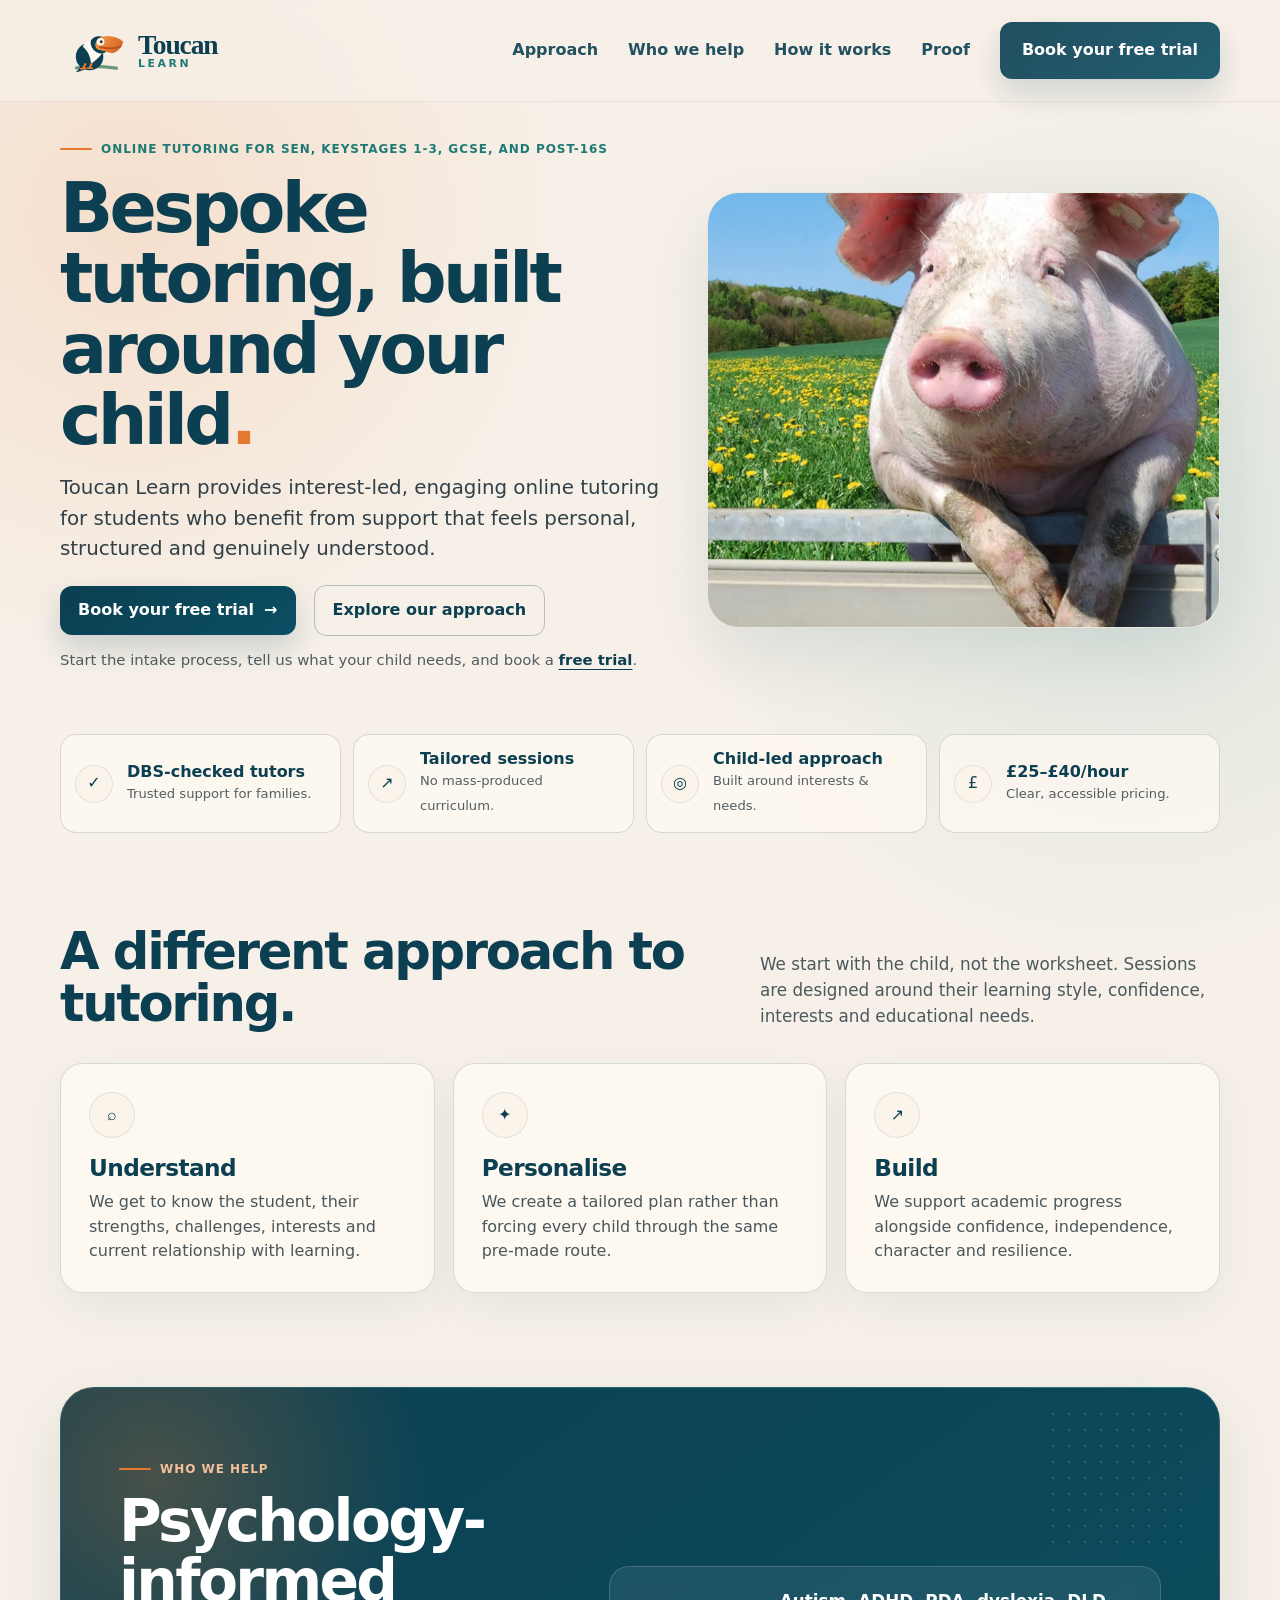
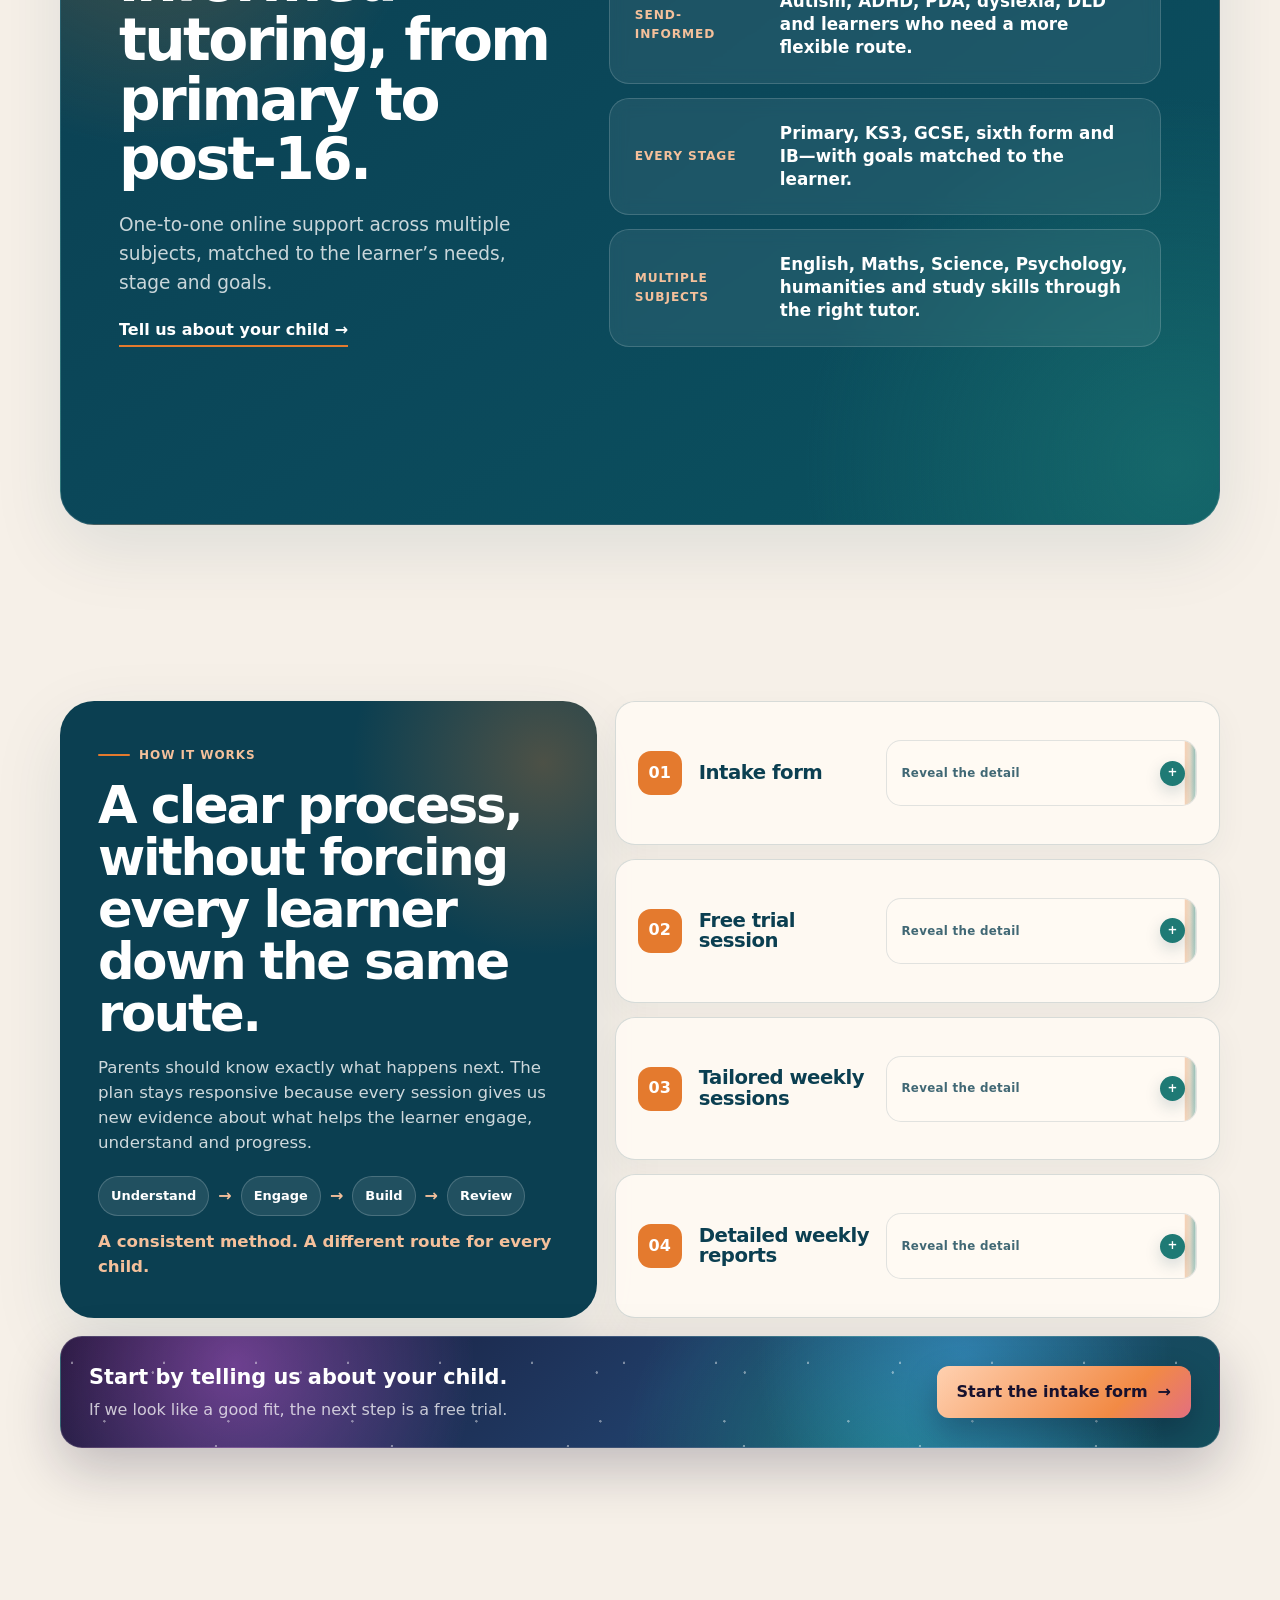
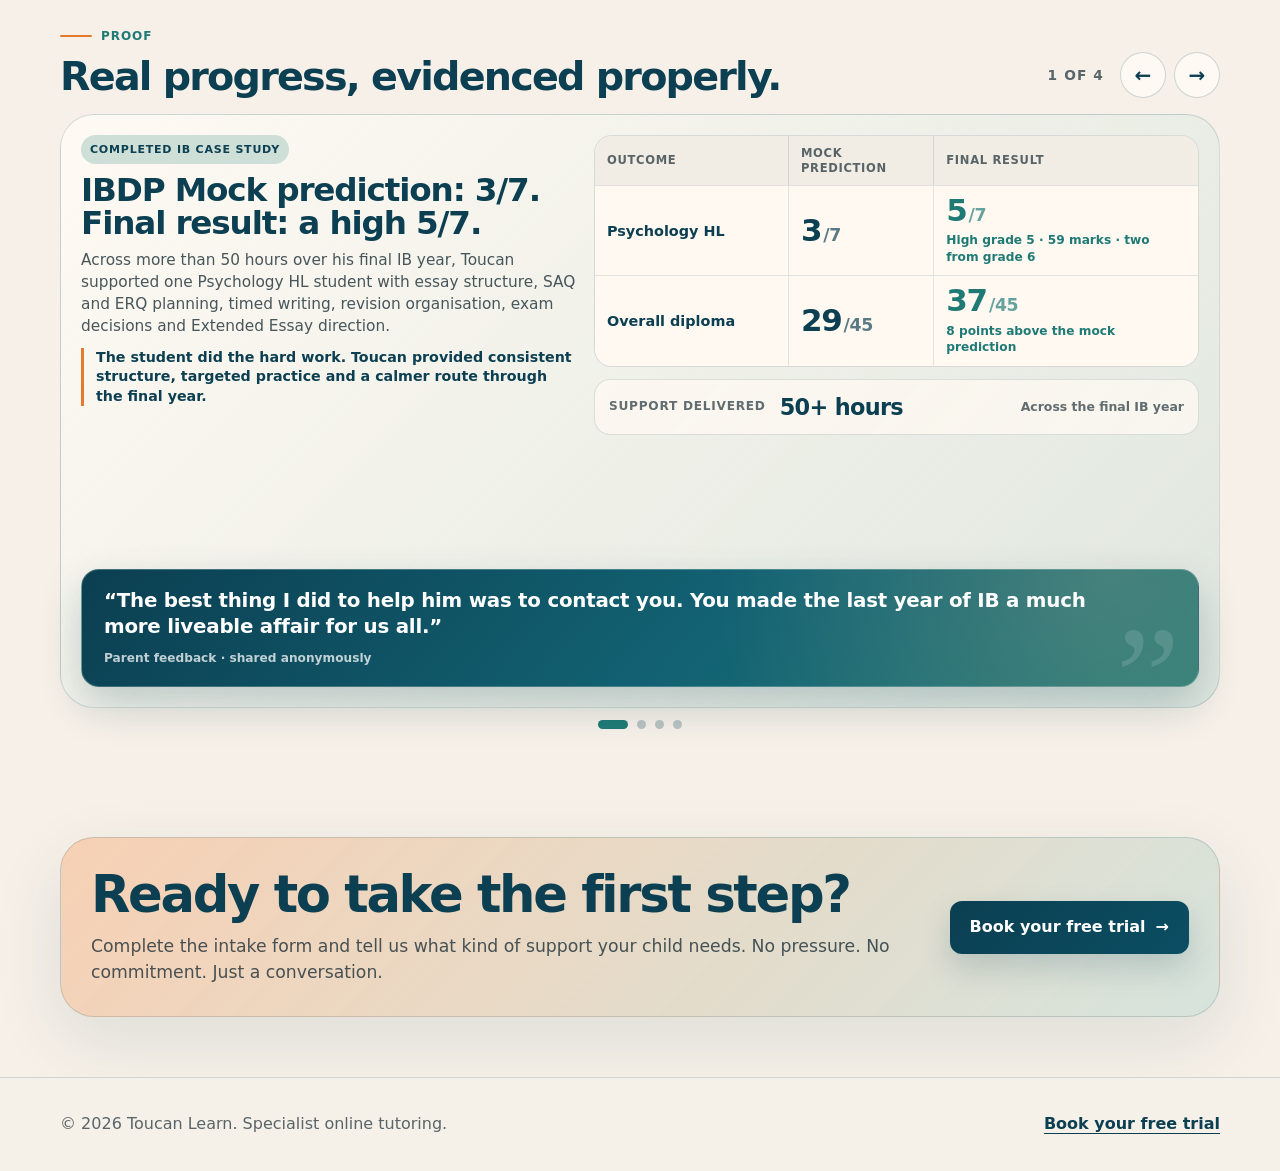
<file: index.html>
<!doctype html>
<html lang="en-GB">
<head>
  <meta charset="utf-8" />
  <meta name="viewport" content="width=device-width, initial-scale=1" />
  <title>Toucan Learn | Bespoke tutoring built around your child</title>
  <meta name="description" content="Specialist online tutoring for SEN learners and children who need extra support across KS2, KS3 and GCSE. Child-led, bespoke and confidence-building." />
  <link rel="icon" href="assets/favicon.svg" type="image/svg+xml" />
  <link rel="stylesheet" href="style.css?v=20260802-proof-anchor-plus-12" />
</head>
<body>
  <a class="skip-link" href="#main">Skip to main content</a>

  <header>
    <div class="container nav" aria-label="Main navigation">
      <a class="logo" href="#top" aria-label="Toucan Learn home">
        <img src="assets/toucan-logo.svg" alt="" />
        <span class="brand-lockup">
          <strong>Toucan</strong>
          <span>Learn</span>
        </span>
      </a>
      <nav class="nav-links" aria-label="Primary">
        <a href="#approach">Approach</a>
        <a href="#who">Who we help</a>
        <a href="#how-it-works">How it works</a>
        <a href="#reviews">Proof</a>
        <a class="button" href="contact.html">Book your free trial</a>
      </nav>
      <div class="mobile-note">
        <span>Specialist online tutoring</span>
        <a class="text-button" href="contact.html">Book a free trial</a>
      </div>
    </div>
  </header>

  <main id="main">
    <section class="hero" id="top">
      <div class="container hero-grid">
        <div>
          <div class="eyebrow">Online tutoring for SEN, Keystages 1-3, GCSE, and post-16s</div>
          <h1>Bespoke tutoring, built around your child<span>.</span></h1>
          <p class="lead">Toucan Learn provides interest-led, engaging online tutoring for students who benefit from support that feels personal, structured and genuinely understood.</p>
          <div class="hero-actions">
            <a class="button" href="contact.html" target="_blank" rel="noopener">Book your free trial <span aria-hidden="true">→</span></a>
            <a class="button secondary" href="#approach">Explore our approach</a>
          </div>
          <p class="microcopy">Start the intake process, tell us what your child needs, and book a <a href="contact.html" target="_blank" rel="noopener">free trial</a>.</p>
        </div>

        <figure class="hero-art hero-placeholder">
          <img src="assets/hero-pig-placeholder.webp" alt="A pig looking over a fence in a green field" />
        </figure>
      </div>

      <div class="container trust-strip" aria-label="Trust signals">
        <div class="trust-card"><div class="icon">✓</div><div><strong>DBS-checked tutors</strong><span>Trusted support for families.</span></div></div>
        <div class="trust-card"><div class="icon">↗</div><div><strong>Tailored sessions</strong><span>No mass-produced curriculum.</span></div></div>
        <div class="trust-card"><div class="icon">◎</div><div><strong>Child-led approach</strong><span>Built around interests & needs.</span></div></div>
        <div class="trust-card"><div class="icon">£</div><div><strong>£25–£40/hour</strong><span>Clear, accessible pricing.</span></div></div>
      </div>
    </section>

    <section id="approach">
      <div class="container">
        <div class="section-head">
          <h2>A different approach to tutoring.</h2>
          <p>We start with the child, not the worksheet. Sessions are designed around their learning style, confidence, interests and educational needs.</p>
        </div>
        <div class="cards-3">
          <article class="card">
            <div class="icon">⌕</div>
            <h3>Understand</h3>
            <p>We get to know the student, their strengths, challenges, interests and current relationship with learning.</p>
          </article>
          <article class="card">
            <div class="icon">✦</div>
            <h3>Personalise</h3>
            <p>We create a tailored plan rather than forcing every child through the same pre-made route.</p>
          </article>
          <article class="card">
            <div class="icon">↗</div>
            <h3>Build</h3>
            <p>We support academic progress alongside confidence, independence, character and resilience.</p>
          </article>
        </div>
      </div>
    </section>

    <section class="who-section">
      <div class="container who-shell" id="who">
        <div class="who-intro">
          <div class="eyebrow">Who we help</div>
          <h2>Psychology-informed tutoring, from primary to post-16.</h2>
          <p class="lead">One-to-one online support across multiple subjects, matched to the learner’s needs, stage and goals.</p>
          <a class="text-button" href="contact.html" target="_blank" rel="noopener">Tell us about your child →</a>
        </div>
        <div class="who-facts">
          <article class="who-fact">
            <span>SEND-informed</span>
            <strong>Autism, ADHD, PDA, dyslexia, DLD and learners who need a more flexible route.</strong>
          </article>
          <article class="who-fact">
            <span>Every stage</span>
            <strong>Primary, KS3, GCSE, sixth form and IB—with goals matched to the learner.</strong>
          </article>
          <article class="who-fact">
            <span>Multiple subjects</span>
            <strong>English, Maths, Science, Psychology, humanities and study skills through the right tutor.</strong>
          </article>
        </div>
      </div>
    </section>

    <section class="how-section">
      <div class="container how-shell" id="how-it-works">
        <div class="how-overview">
          <div class="eyebrow">How it works</div>
          <h2>A clear process, without forcing every learner down the same route.</h2>
          <p>Parents should know exactly what happens next. The plan stays responsive because every session gives us new evidence about what helps the learner engage, understand and progress.</p>
          <div class="method-ribbon" aria-label="Toucan teaching methodology">
            <span>Understand</span><i aria-hidden="true">→</i>
            <span>Engage</span><i aria-hidden="true">→</i>
            <span>Build</span><i aria-hidden="true">→</i>
            <span>Review</span>
          </div>
          <p class="how-note">A consistent method. A different route for every child.</p>
        </div>

        <ol class="how-steps">
          <li>
            <span class="how-number">01</span>
            <div><h3>Intake form</h3><details class="how-step__details" name="how-process"><summary><span class="how-step__prompt">Reveal the detail</span><span class="how-step__toggle" aria-hidden="true">+</span></summary><p>Tell us about needs, strengths, interests, current barriers and what has-or hasn't-worked before.</p></details></div>
          </li>
          <li>
            <span class="how-number">02</span>
            <div><h3>Free trial session</h3><details class="how-step__details" name="how-process"><summary><span class="how-step__prompt">Reveal the detail</span><span class="how-step__toggle" aria-hidden="true">+</span></summary><p>We establish fit, observe how the learner engages and identify the first useful route into learning.</p></details></div>
          </li>
          <li>
            <span class="how-number">03</span>
            <div><h3>Tailored weekly sessions</h3><details class="how-step__details" name="how-process"><summary><span class="how-step__prompt">Reveal the detail</span><span class="how-step__toggle" aria-hidden="true">+</span></summary><p>Each session has clear learning aims, delivered through the structure, pace and interests that work for that learner.</p></details></div>
          </li>
          <li>
            <span class="how-number">04</span>
            <div><h3>Detailed weekly reports</h3><details class="how-step__details" name="how-process"><summary><span class="how-step__prompt">Reveal the detail</span><span class="how-step__toggle" aria-hidden="true">+</span></summary><p>You receive what we covered, evidence of progress, the current barrier and the next target—so the plan keeps evolving.</p></details></div>
          </li>
        </ol>

        <div class="how-cta">
          <div><strong>Start by telling us about your child.</strong><span>If we look like a good fit, the next step is a free trial.</span></div>
          <a class="button" href="contact.html" target="_blank" rel="noopener">Start the intake form <span aria-hidden="true">→</span></a>
        </div>
      </div>
    </section>

    <section class="proof-section">
      <div class="container" id="reviews">
        <div class="section-head">
          <div class="proof-heading">
            <div class="eyebrow">Proof</div>
            <h2>Real progress, evidenced properly.</h2>
          </div>
        </div>

        <div class="case-carousel" data-carousel aria-roledescription="carousel" aria-label="Toucan learner case studies">
          <div class="carousel-toolbar">
            <p class="carousel-status" aria-live="polite"><span data-current>1</span> of <span data-total>4</span></p>
            <div class="carousel-controls" aria-label="Case study controls">
              <button class="carousel-arrow" type="button" data-prev aria-label="Previous case study">
                <span aria-hidden="true">←</span>
              </button>
              <button class="carousel-arrow" type="button" data-next aria-label="Next case study">
                <span aria-hidden="true">→</span>
              </button>
            </div>
          </div>

          <div class="carousel-stage">
            <article class="case-study case-study--ib case-slide is-active" data-slide data-proof-order="1" aria-label="Case study 1 of 4">
              <div class="case-overview">
                <span class="case-label">Completed IB case study</span>
                <h3>IBDP Mock prediction: 3/7. Final result: a high 5/7.</h3>
                <p class="case-intro">Across more than 50 hours over his final IB year, Toucan supported one Psychology HL student with essay structure, SAQ and ERQ planning, timed writing, revision organisation, exam decisions and Extended Essay direction.</p>
                <p class="case-credit">The student did the hard work. Toucan provided consistent structure, targeted practice and a calmer route through the final year.</p>
              </div>

              <div class="result-panel result-panel--comparison" aria-label="IB Psychology case study results">
                <table class="score-comparison">
                  <caption>Mock predictions compared with final IB results</caption>
                  <thead>
                    <tr>
                      <th scope="col">Outcome</th>
                      <th scope="col">Mock prediction</th>
                      <th class="score-comparison__final" scope="col">Final result</th>
                    </tr>
                  </thead>
                  <tbody>
                    <tr>
                      <th scope="row">Psychology HL</th>
                      <td><strong class="score-value">3<span>/7</span></strong></td>
                      <td class="score-comparison__final">
                        <strong class="score-value">5<span>/7</span></strong>
                        <small>High grade 5 · 59 marks · two from grade 6</small>
                      </td>
                    </tr>
                    <tr>
                      <th scope="row">Overall diploma</th>
                      <td><strong class="score-value">29<span>/45</span></strong></td>
                      <td class="score-comparison__final">
                        <strong class="score-value">37<span>/45</span></strong>
                        <small>8 points above the mock prediction</small>
                      </td>
                    </tr>
                  </tbody>
                </table>
                <div class="support-delivered">
                  <span>Support delivered</span>
                  <strong>50+ hours</strong>
                  <small>Across the final IB year</small>
                </div>
              </div>

              <blockquote class="parent-proof">
                <p>“The best thing I did to help him was to contact you. You made the last year of IB a much more liveable affair for us all.”</p>
                <footer>Parent feedback · shared anonymously</footer>
              </blockquote>
            </article>

            <article class="case-study case-study--ib case-study--ongoing case-slide" data-slide data-proof-order="4" aria-hidden="true" inert aria-label="Case study 4 of 4">
              <div class="case-overview">
                <span class="case-label">Year 6 student: Ongoing creativity and academic transfer</span>
                <h3>He thought he was “uncreative”. The evidence said otherwise.</h3>
                <p class="case-intro">One autistic Year 6 learner arrived with sophisticated ideas and strong systems thinking, but very low confidence in his ability to create, organise and express them.</p>
                <p class="case-credit">A real game-development project became the route into planning, explanation and increasingly structured writing.</p>
              </div>

              <div class="progress-grid" aria-label="Creativity and academic progression">
                <div class="progress-card">
                  <span>Baseline</span>
                  <strong>Strong ideas, quite weak confidence and creative self-belief</strong>
                  <p>He called himself “uncreative”; sequencing and refining his ideas still relied heavily on adult structure.</p>
                </div>
                <div class="progress-card">
                  <span>Target</span>
                  <strong>Make the ideas visible and transferable</strong>
                  <p>Use one meaningful project to teach planning, sequencing, iteration and Point–Evidence–Explanation.</p>
                </div>
                <div class="progress-card progress-card--result">
                  <span>Current results</span>
                  <strong>Project ownership and secondary-level writing</strong>
                  <p>He now explains original systems and produces Year 8-level History writing while still in Year 6.</p>
                </div>
              </div>

              <details class="case-details">
                <summary>
                  <span class="case-details__summary-copy"><strong>See the full evidence</strong><small>Pig F1 planning, detailed developer notes and the complete History response</small></span>
                  <span class="case-details__chevron" aria-hidden="true">↓</span>
                </summary>
                <div class="case-details__content">
                  <section class="practical-english-case" aria-labelledby="pig-f1-literacy-title">
                <div class="practical-english-case__intro">
                  <span class="project-kicker">The project-to-literacy bridge</span>
                  <h4 id="pig-f1-literacy-title">Pig F1 made English practical.</h4>
                  <p>The game needed the same things strong writing needs: a clear purpose, precise vocabulary, ordered steps, decisions supported with reasons and enough explanation for another person to follow.</p>
                  <p class="evidence-note">These are extracts from the learner’s real planning, reflection and supported History work.</p>
                </div>

                <div class="project-language-grid">
                  <figure class="project-language-grid__plan">
                    <img src="assets/learner-pig-f1-original.png" alt="The learner's original Pig F1 track plan, titled The Pot Belly Pig, with three laps and named obstacles" loading="lazy" />
                    <figcaption>
                      <strong>First: make the idea visible</strong>
                      <span>The original plan defined a track, three laps, obstacles and route mechanics that could then be discussed and refined.</span>
                    </figcaption>
                  </figure>

                  <article class="deep-dev-note" aria-label="Detailed extract from the learner's Pig F1 development notes">
                    <span>Then: write to make the build possible</span>
                    <h5>Developer’s goal: continue the bouncy-ball obstacle</h5>
                    <div class="deep-dev-note__columns">
                      <div>
                        <strong>Build sequence</strong>
                        <ol>
                          <li>Complete the entrance and main exit</li>
                          <li>Group the cave and remaining entrance</li>
                          <li>Build the shortcut entrance</li>
                          <li>Connect the shortcut to the track</li>
                        </ol>
                      </div>
                      <div>
                        <strong>Research, apply, test</strong>
                        <ol>
                          <li>Find the code for bounciness</li>
                          <li>Insert it into the “big balls”</li>
                          <li>Find a way to slow the pig car in water</li>
                          <li>Test height, direction, fairness and track breaks</li>
                        </ol>
                      </div>
                    </div>
                    <p>This is functional English: imperative verbs, technical nouns, grouping, chronology and a written memory system for a multi-session project.</p>
                  </article>
                </div>

                <div class="writing-transfer-grid">
                  <article class="project-reflection">
                    <span>Project reflection · learner’s words</span>
                    <h5>Writing about what he had actually built</h5>
                    <blockquote>“The benefits are the expansion of creativity, modelling in the virtual world and the ability to code. I created the ‘big balls’ by inserting the parts, building up the model and creating the script. I wouldn’t be doing these things without the opportunity to design the project, or the creative space to think of and insert the concept.”</blockquote>
                    <div class="writing-functions" aria-label="English skills used in the project reflection">
                      <span><strong>Point</strong> Names the learning benefit</span>
                      <span><strong>Evidence</strong> Describes a specific build</span>
                      <span><strong>Explanation</strong> Connects the project to creativity</span>
                    </div>
                  </article>

                  <article class="history-work-sample">
                    <span>Academic transfer · supported History research</span>
                    <h5>From development notes to a sustained historical account</h5>
                    <p class="history-lead">“Yugoslavia was formed after the fallout of World War One in 1918. Up to World War Two, it ran under a monarchy. After the war, the country transitioned to a communist structure under Josip Broz Tito and consisted of six republics.”</p>
                    <p>He used the same process again: select useful information, group it under purposeful headings, establish chronology and explain cause and consequence.</p>

                    <details class="full-history-answer">
                      <summary>Read the full History response <span aria-hidden="true">↘</span></summary>
                      <div class="full-history-answer__body">
                        <p><strong>"Present to me about one country that spawned since the end of WW1. Tell me 3 important details!"</strong></p>
                        <p><strong>Political structure and governance.</strong> Yugoslavia was formed after the fallout of World War One in 1918. Up to World War Two, it ran under a monarchy until it was invaded by the Axis powers. After the war, the country transitioned to a communist structure under Josip Broz Tito. The federation consisted of six republics: Slovenia, Croatia, Bosnia and Herzegovina, Montenegro, Serbia and Macedonia.</p>
                        <p><strong>Breakup and conflicts.</strong> Tito died in 1980, and his death led to increased nationalism and tensions among the republics. A sequence of violent conflicts, known as the Yugoslav Wars, eventually led to the split of Yugoslavia. Ethnic tensions defined these wars and resulted in major population displacement.</p>
                        <p><strong>Legacy.</strong> Yugoslavia was a unique experiment in multi-ethnic governance that ultimately faced serious challenges from nationalistic sentiment. Its dissolution created several independent states, each with its own national identity and political challenges. That history still influences the politics and societies of the Balkan region today.</p>
                        <small>Presented anonymously. Punctuation and a small number of transcription errors have been standardised for public readability; the learner’s structure and meaning are retained.</small>
                      </div>
                    </details>

                    <strong class="transfer-result">Tutor-assessed at Year 8 level while he was in Year 6.</strong>
                  </article>
                </div>
                  </section>
                </div>
              </details>

              <blockquote class="parent-proof parent-proof--footer learner-proof">
                <p>“He really enjoys lessons with Josh and we really appreciate it!”</p>
                <footer>Parent feedback · shared anonymously</footer>
              </blockquote>
            </article>

            <article class="case-study case-study--ib case-study--ongoing case-slide" data-slide data-proof-order="3" aria-hidden="true" inert aria-label="Case study 3 of 4">
              <div class="case-overview">
                <span class="case-label">Year 7 student: Ongoing access and catch-up journey</span>
                <h3>The first target was attempting the work. The next is closing the gap.</h3>
                <p class="case-intro">For one Year 7 learner with Developmental Language Disorder (DLD), conventional tasks often produced one-word answers, “I don’t know”, or complete avoidance.</p>
                <p class="case-credit">Toucan treated participation as the baseline, then increased the structure as trust and task tolerance grew.</p>
              </div>

              <div class="progress-grid" aria-label="Access and catch-up progression">
                <div class="progress-card">
                  <span>Baseline</span>
                  <strong>Getting him to attempt anything</strong>
                  <p>Unfamiliar prompts often lost him immediately; minimal output hid what he understood.</p>
                </div>
                <div class="progress-card">
                  <span>Target</span>
                  <strong>Participation, communication and mainstream access</strong>
                  <p>Build trust and task tolerance for increasingly structured English and Maths work.</p>
                </div>
                <div class="progress-card progress-card--result">
                  <span>Current results</span>
                  <strong>Broad movement, with the gap now measurable</strong>
                  <p>Five of seven subject scores rose; in four, the gap to the class average narrowed.</p>
                </div>
              </div>

              <details class="case-details">
                <summary>
                  <span class="case-details__summary-copy"><strong>See the full evidence</strong><small>Product concepts, wider session milestones, school movement and next targets</small></span>
                  <span class="case-details__chevron" aria-hidden="true">↓</span>
                </summary>
                <div class="case-details__content">
                  <div class="drink-evidence">
                <div class="drink-evidence__intro">
                  <span class="project-kicker">One brief · four directions</span>
                  <h4>Four individual products, each with a different decision behind it</h4>
                  <p>Starting with his own products gave the learner a reason to name, compare, redesign and persuade. Each concept is shown separately because the evidence is in the choices—not in making them look like one manufactured range.</p>
                  <blockquote class="drink-copy">“It’s sweet, fast, cheap, and will help you destroy your enemies.”</blockquote>
                  <small>Original learner advert copy</small>
                </div>

                <div class="product-gallery" aria-label="Four products from the learner's drink-design project">
                  <article class="product-card product-card--skids">
                    <figure class="product-turntable">
                      <img src="assets/skids-product.webp" alt="The learner's minimal coral and black Skids bottle design shown as a finished drink" loading="lazy" />
                    </figure>
                    <div class="product-card__copy">
                      <span>Alternative direction</span>
                      <h5>Skids</h5>
                      <p>A deliberately cleaner bottle identity showing a completely different visual choice from the louder designs.</p>
                    </div>
                  </article>

                  <article class="product-card product-card--fizzy">
                    <figure class="product-turntable">
                      <img src="assets/fizzy-variants-product.webp" alt="Two Fizzy bottle variants designed by the learner, one yellow and one coral pink" loading="lazy" />
                    </figure>
                    <div class="product-card__copy">
                      <span>Label iteration</span>
                      <h5>Fizzy</h5>
                      <p>Two visual variants built around the same “fizzy, extreme” recipe: lime, sugar, water, food colouring and sweet potato.</p>
                    </div>
                  </article>

                  <article class="product-card product-card--monster">
                    <figure class="product-turntable">
                      <img src="assets/monster-remix-product.webp" alt="The learner's black and neon Monster Remix can shown as a complete product" loading="lazy" />
                    </figure>
                    <div class="product-card__copy">
                      <span>Custom remix</span>
                      <h5>Monster Remix</h5>
                      <p>A recognisable product deliberately changed into his own anonymous black-and-neon version.</p>
                    </div>
                  </article>

                  <article class="product-card product-card--ground">
                    <figure class="product-turntable">
                      <img src="assets/ground-pinch-product.webp" alt="A polished mock-up faithfully developed from the learner's Ground Pinch can sketch" loading="lazy" />
                    </figure>
                    <div class="product-card__copy">
                      <span>Current product concept · in development</span>
                      <h5>Ground Pinch</h5>
                      <p>A current product concept in development: a can, label and advert composition drawn from scratch, now being refined into a faithful product mock-up.</p>
                    </div>
                  </article>
                </div>
                  </div>

                  <div class="evidence-panel evidence-panel--access">
                <div class="evidence-panel__intro">
                  <span class="project-kicker">Wider evidence from sessions</span>
                  <h4>The progress did not depend on one unusually good project</h4>
                  <p>The drink work shows what engagement looked like. These separate tasks show the same change appearing across writing, sequencing, technical persistence and practical Maths.</p>
                </div>
                <div class="evidence-track">
                  <div class="evidence-item">
                    <span>Technical persistence</span>
                    <strong>Completed an instruction-heavy software tutorial</strong>
                    <p>He followed the full sequence, backtracked after errors and stayed engaged despite lag and difficult menus.</p>
                  </div>
                  <div class="evidence-item">
                    <span>Written output</span>
                    <strong>Six self-typed sentences in one short task</strong>
                    <p>A brief, timed activity produced several independent ideas where earlier responses had often stayed minimal.</p>
                  </div>
                  <div class="evidence-item">
                    <span>Sequenced expression</span>
                    <strong>Created a multi-panel comic</strong>
                    <p>He generated the plot, organised a beginning, middle and end, then combined drawings with short captions.</p>
                  </div>
                  <div class="evidence-item">
                    <span>Functional transfer</span>
                    <strong>More independent tools and practical Maths</strong>
                    <p>He navigated and used design tools after modelling, while projects embedded number comparison and missing-number reasoning.</p>
                  </div>
                </div>
                  </div>

                  <div class="score-summary score-summary--quiet" aria-label="School-report progress summary">
                    <span>School evidence</span>
                    <strong>Five of seven recorded subject scores rose between reports.</strong>
                    <p>The wider direction is positive. The remaining gaps still need careful, adapted practice, so the work is presented as meaningful movement rather than a finished transformation.</p>
                  </div>

                  <div class="next-target">
                    <span>Next target</span>
                    <strong>Catch up more fully in the areas that remain behind.</strong>
                    <p>The learner is now engaging enough for catch-up to be a realistic target. English, Geography and Religious Studies remain the clearest gaps, so the next phase is more frequent, carefully adapted formal practice—not claiming the work is finished.</p>
                  </div>
                </div>
              </details>

              <blockquote class="parent-proof parent-proof--footer">
                <p>“My son hates learning, but Joshua manages to get him to engage. He has taken his time to get to know him and work out what makes him tick. Would 100% recommend.”</p>
                <footer>Parent feedback · shared anonymously</footer>
              </blockquote>
            </article>

            <article class="case-study case-study--ib case-study--origin case-slide" data-slide data-proof-order="2" aria-hidden="true" inert aria-label="Case study 2 of 4">
              <div class="case-overview">
                <span class="case-label">Origin story · anonymised</span>
                <h3>The learner who built the method.</h3>
                <p class="case-intro">One of the first learners Josh supported was a young autistic learner with a PDA profile. He was exceptionally bright, frequently dysregulated and spending much of the school day outside classrooms. School had become almost impossible for him to access.</p>
                <p class="case-credit">The question was not “How do I stop this behaviour?” It was “How do I make school somewhere he actually wants to be?”</p>
              </div>

              <div class="origin-arc" aria-label="How the Toucan approach developed">
                <div class="origin-step">
                  <span>01 · Relationship</span>
                  <strong>Make the day tolerable first</strong>
                  <p>No constant correction, forced worksheets or power struggles. The first goal was simply: let’s get through today together.</p>
                </div>
                <div class="origin-step">
                  <span>02 · Interests</span>
                  <strong>Sports and music became the curriculum</strong>
                  <p>They were not rewards held back until work was finished. They were genuine routes into trust, conversation, thinking and learning.</p>
                </div>
                <div class="origin-step">
                  <span>03 · A different route</span>
                  <strong>The English task became a song</strong>
                  <p>He created the ideas through music and conversation while Josh acted as scribe. The learning objective stayed the same; only the route changed.</p>
                </div>
                <div class="origin-step">
                  <span>04 · Hidden competence</span>
                  <strong>The penhold breakthrough</strong>
                  <p>The grip he used to teach Josh table tennis already contained the motor control needed to hold a pencil. The skill existed; it only needed transferring.</p>
                </div>
              </div>

              <details class="case-details origin-details">
                <summary>
                  <span class="case-details__summary-copy"><strong>See the moments behind the method</strong><small>The penhold breakthrough, music-room story and the principles that followed</small></span>
                  <span class="case-details__chevron" aria-hidden="true">↓</span>
                </summary>
                <div class="case-details__content">
                  <div class="origin-stories">
                    <article class="origin-story">
                      <span>Signature moment</span>
                      <h4>“You already know how.”</h4>
                      <p>Writing was described as impossible, yet the learner had taught Josh a precise penhold grip months earlier. Connecting the two did not teach a new movement. It helped him recognise an ability he already possessed.</p>
                    </article>
                    <article class="origin-story">
                      <span>The music room</span>
                      <h4>Creativity was never the barrier</h4>
                      <p>They headed to the drums and guitars because he wanted to play. Later, an untouched English task became songwriting: ideas, improvised lines and laughter, with Josh writing as he created. The barrier was transcription—not imagination or intelligence.</p>
                    </article>
                  </div>

                  <div class="principle-band" aria-label="Principles that became the Toucan method">
                    <span>Relationship before curriculum</span>
                    <span>Trust before challenge</span>
                    <span>Interests before compliance</span>
                    <span>Adapt the route, not the expectation</span>
                    <span>Behaviour communicates unmet needs</span>
                    <span>Look for hidden competence</span>
                    <span>Build self-belief through real success</span>
                    <span>Let success create motivation</span>
                  </div>
                </div>
              </details>

              <blockquote class="parent-proof origin-proof">
                <p>Toucan Learn did not begin with a business plan. It began with one learner, one table-tennis bat and the belief that ability often appears when we change the route instead of lowering the destination.</p>
                <footer>The experience that shaped the Toucan method</footer>
              </blockquote>
            </article>
          </div>

          <div class="carousel-dots" role="group" aria-label="Choose a case study">
            <button class="carousel-dot is-active" type="button" data-dot data-proof-order="1" aria-label="Show IB results case study" aria-current="true"></button>
            <button class="carousel-dot" type="button" data-dot data-proof-order="4" aria-label="Show creativity and academic transfer case study"></button>
            <button class="carousel-dot" type="button" data-dot data-proof-order="3" aria-label="Show access and catch-up case study"></button>
            <button class="carousel-dot" type="button" data-dot data-proof-order="2" aria-label="Show Toucan origin story"></button>
          </div>
        </div>
      </div>
    </section>

    <section class="cta" id="contact">
      <div class="container cta-box">
        <div>
          <h2>Ready to take the first step?</h2>
          <p>Complete the intake form and tell us what kind of support your child needs. No pressure. No commitment. Just a conversation.</p>
        </div>
        <a class="button" href="contact.html" target="_blank" rel="noopener">Book your free trial <span aria-hidden="true">→</span></a>
      </div>
    </section>
  </main>

  <footer class="site-footer">
    <div class="container footer-grid">
      <div>© <span id="year">2026</span> Toucan Learn. Specialist online tutoring.</div>
      <div><a href="contact.html" target="_blank" rel="noopener">Book your free trial</a></div>
    </div>
  </footer>

  <aside class="toucan-mascot" data-mascot hidden aria-label="Toucan Learn mascot">
    <button class="toucan-mascot__hide" type="button" data-mascot-hide aria-label="Hide the Toucan mascot">×</button>
    <button class="toucan-mascot__character" type="button" data-mascot-character aria-label="Make the Toucan hop">
      <img src="assets/toucan-mascot-draft-web.png" alt="" width="302" height="320" />
    </button>
  </aside>

  <script>
    document.getElementById('year').textContent = new Date().getFullYear();

    document.querySelectorAll('[data-carousel]').forEach((carousel) => {
      const stage = carousel.querySelector('.carousel-stage');
      const dotGroup = carousel.querySelector('.carousel-dots');
      const byProofOrder = (a, b) => Number(a.dataset.proofOrder) - Number(b.dataset.proofOrder);
      const slides = [...carousel.querySelectorAll('[data-slide]')].sort(byProofOrder);
      const dots = [...carousel.querySelectorAll('[data-dot]')].sort(byProofOrder);
      slides.forEach((slide) => stage.append(slide));
      dots.forEach((dot) => dotGroup.append(dot));
      const current = carousel.querySelector('[data-current]');
      let activeIndex = 0;
      let touchStartX = 0;

      const syncStageHeight = (immediate = false) => {
        const activeSlide = slides[activeIndex];
        if (!activeSlide) return;

        if (immediate) stage.classList.add('is-measuring');
        stage.style.height = `${Math.ceil(activeSlide.getBoundingClientRect().height)}px`;

        if (immediate) {
          requestAnimationFrame(() => stage.classList.remove('is-measuring'));
        }
      };

      const showSlide = (index) => {
        activeIndex = (index + slides.length) % slides.length;

        slides.forEach((slide, slideIndex) => {
          const isActive = slideIndex === activeIndex;
          slide.classList.toggle('is-active', isActive);
          slide.setAttribute('aria-hidden', String(!isActive));
          slide.toggleAttribute('inert', !isActive);
          if (!isActive) {
            slide.querySelectorAll('.case-details[open]').forEach((details) => details.removeAttribute('open'));
          }
        });

        dots.forEach((dot, dotIndex) => {
          const isActive = dotIndex === activeIndex;
          dot.classList.toggle('is-active', isActive);
          if (isActive) {
            dot.setAttribute('aria-current', 'true');
          } else {
            dot.removeAttribute('aria-current');
          }
        });

        current.textContent = activeIndex + 1;
        requestAnimationFrame(() => syncStageHeight());
      };

      carousel.querySelector('[data-prev]').addEventListener('click', () => showSlide(activeIndex - 1));
      carousel.querySelector('[data-next]').addEventListener('click', () => showSlide(activeIndex + 1));
      dots.forEach((dot, index) => dot.addEventListener('click', () => showSlide(index)));

      carousel.addEventListener('keydown', (event) => {
        if (event.key === 'ArrowLeft') showSlide(activeIndex - 1);
        if (event.key === 'ArrowRight') showSlide(activeIndex + 1);
      });

      carousel.addEventListener('touchstart', (event) => {
        touchStartX = event.changedTouches[0].clientX;
      }, { passive: true });

      carousel.addEventListener('touchend', (event) => {
        const distance = event.changedTouches[0].clientX - touchStartX;
        if (Math.abs(distance) < 48) return;
        showSlide(activeIndex + (distance < 0 ? 1 : -1));
      }, { passive: true });

      carousel.querySelectorAll('.case-details').forEach((details) => {
        details.addEventListener('toggle', () => {
          requestAnimationFrame(() => syncStageHeight());
        });
      });

      if ('ResizeObserver' in window) {
        const slideObserver = new ResizeObserver(() => syncStageHeight());
        slides.forEach((slide) => slideObserver.observe(slide));
      }

      window.addEventListener('resize', () => syncStageHeight(true), { passive: true });
      window.addEventListener('load', () => syncStageHeight(true), { once: true });

      showSlide(0);
      syncStageHeight(true);
    });

    const mascot = document.querySelector('[data-mascot]');
    if (mascot) {
      const character = mascot.querySelector('[data-mascot-character]');
      const hide = mascot.querySelector('[data-mascot-hide]');
      let hopTimer;

      const revealMascot = () => {
        const revealPoint = Math.min(320, window.innerHeight * 0.42);
        mascot.classList.toggle('is-visible', window.scrollY > revealPoint);
      };

      mascot.hidden = false;
      revealMascot();
      window.addEventListener('scroll', revealMascot, { passive: true });

      character.addEventListener('click', () => {
        window.clearTimeout(hopTimer);
        mascot.classList.remove('is-hopping');
        window.requestAnimationFrame(() => {
          mascot.classList.add('is-hopping');
          hopTimer = window.setTimeout(() => mascot.classList.remove('is-hopping'), 720);
        });
      });

      hide.addEventListener('click', () => {
        mascot.classList.remove('is-visible');
        window.removeEventListener('scroll', revealMascot);
      });
    }
  </script>
</body>
</html>
</file>
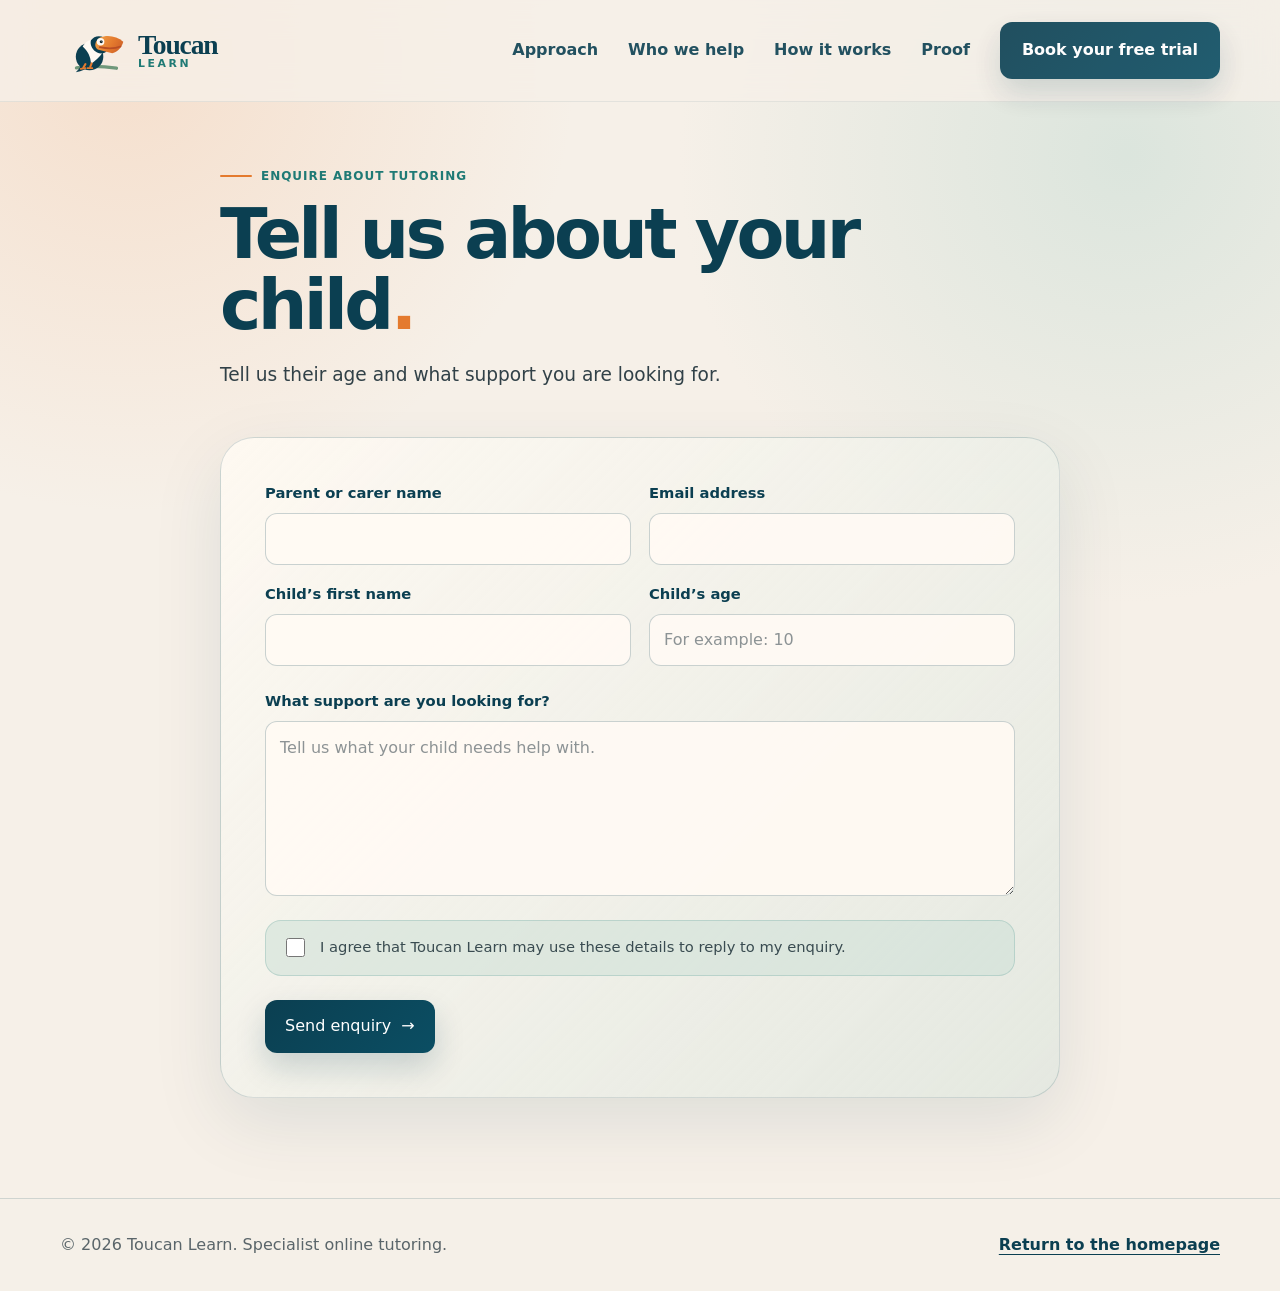
<file: contact(5) (1).html>
<!doctype html>
<html lang="en-GB">
<head>
  <meta charset="utf-8" />
  <meta name="viewport" content="width=device-width, initial-scale=1" />

  <title>Enquire | Toucan Learn</title>
  <meta
    name="description"
    content="Enquire about personalised tutoring with Toucan Learn."
  />

  <link rel="icon" href="assets/favicon.svg" type="image/svg+xml" />
  <link rel="stylesheet" href="style.css?v=20260801-contact-fixed" />

  <style>
    .contact-hero {
      padding: 58px 0 20px;
    }

    .contact-width {
      width: min(calc(100% - 32px), 840px);
      margin-inline: auto;
    }

    .contact-hero h1 {
      max-width: 760px;
    }

    .contact-hero .lead {
      max-width: 650px;
      margin-bottom: 0;
    }

    .contact-form-section {
      padding: 28px 0 100px;
    }

    .enquiry-form {
      display: grid;
      gap: 24px;
      padding: clamp(24px, 5vw, 44px);
      border: 1px solid var(--line, rgba(11, 63, 81, 0.18));
      border-radius: var(--radius-xl, 28px);
      background:
        linear-gradient(
          135deg,
          rgba(255, 250, 243, 0.86),
          rgba(205, 223, 215, 0.42)
        );
      box-shadow: var(--shadow, 0 18px 50px rgba(11, 63, 81, 0.10));
    }

    .fields-two {
      display: grid;
      grid-template-columns: repeat(2, minmax(0, 1fr));
      gap: 18px;
    }

    .field {
      display: grid;
      gap: 8px;
      min-width: 0;
    }

    .field label {
      color: var(--blue, #0b3f51);
      font-size: 0.92rem;
      font-weight: 800;
    }

    .field input,
    .field textarea {
      width: 100%;
      border: 1px solid rgba(11, 63, 81, 0.22);
      border-radius: 12px;
      color: var(--ink, #10242d);
      background: rgba(255, 250, 243, 0.92);
      font: inherit;
      outline: none;
      transition:
        border-color 160ms ease,
        box-shadow 160ms ease,
        background 160ms ease;
    }

    .field input {
      min-height: 52px;
      padding: 0 14px;
    }

    .field textarea {
      min-height: 175px;
      padding: 14px;
      resize: vertical;
    }

    .field input::placeholder,
    .field textarea::placeholder {
      color: rgba(16, 36, 45, 0.48);
    }

    .field input:focus,
    .field textarea:focus {
      border-color: var(--orange, #e47a2e);
      background: var(--paper, #fffaf3);
      box-shadow: 0 0 0 4px rgba(228, 122, 46, 0.14);
    }

    .consent {
      display: flex;
      align-items: flex-start;
      gap: 12px;
      padding: 15px 16px;
      border: 1px solid rgba(31, 122, 117, 0.18);
      border-radius: var(--radius-md, 16px);
      background: rgba(205, 223, 215, 0.54);
      cursor: pointer;
    }

    .consent input {
      flex: 0 0 auto;
      width: 19px;
      height: 19px;
      margin-top: 2px;
      accent-color: var(--blue, #0b3f51);
    }

    .consent span {
      color: rgba(16, 36, 45, 0.8);
      font-size: 0.92rem;
    }

    .form-submit {
      justify-self: start;
      width: auto;
      border: 0;
      font: inherit;
      cursor: pointer;
    }

    .form-submit[disabled] {
      cursor: wait;
      opacity: 0.7;
    }

    .form-message {
      display: none;
      margin: 0;
      padding: 12px 14px;
      border-radius: 12px;
      color: #8b3030;
      background: rgba(255, 232, 228, 0.78);
      font-weight: 700;
    }

    .form-message.is-visible {
      display: block;
    }

    .honeypot {
      position: absolute !important;
      left: -9999px !important;
      width: 1px !important;
      height: 1px !important;
      overflow: hidden !important;
    }

    @media (max-width: 620px) {
      .contact-hero {
        padding: 40px 0 16px;
      }

      .contact-form-section {
        padding: 18px 0 70px;
      }

      .fields-two {
        grid-template-columns: 1fr;
      }

      .enquiry-form {
        padding: 22px;
        border-radius: var(--radius-lg, 22px);
      }

      .form-submit {
        width: 100%;
      }
    }
  </style>
</head>

<body>
  <a class="skip-link" href="#main">Skip to main content</a>

  <header>
    <div class="container nav" aria-label="Main navigation">
      <a class="logo" href="index.html" aria-label="Toucan Learn home">
        <img src="assets/toucan-logo.svg" alt="" />

        <span class="brand-lockup">
          <strong>Toucan</strong>
          <span>Learn</span>
        </span>
      </a>

      <nav class="nav-links" aria-label="Primary">
        <a href="index.html#approach">Approach</a>
        <a href="index.html#who">Who we help</a>
        <a href="index.html#how-it-works">How it works</a>
        <a href="index.html#reviews">Proof</a>
        <a class="button" href="#enquiry-form">Book your free trial</a>
      </nav>

      <div class="mobile-note">
        <span>Specialist online tutoring</span>
        <a class="text-button" href="#enquiry-form">Book a free trial</a>
      </div>
    </div>
  </header>

  <main id="main">
    <section class="contact-hero">
      <div class="contact-width">
        <div class="eyebrow">Enquire about tutoring</div>

        <h1>Tell us about your child<span>.</span></h1>

        <p class="lead">
          Tell us their age and what support you are looking for.
        </p>
      </div>
    </section>

    <section
      class="contact-form-section"
      aria-label="Toucan Learn enquiry form"
    >
      <div class="contact-width">
        <form
          class="enquiry-form"
          id="enquiry-form"
          action="https://formsubmit.co/joshuagordonjones@gmail.com"
          method="POST"
        >
          <input
            type="hidden"
            name="_subject"
            value="New Toucan Learn tutoring enquiry"
          />

          <input
            type="hidden"
            name="_template"
            value="table"
          />

          <input
            type="hidden"
            name="_captcha"
            value="false"
          />

          <input
            type="hidden"
            name="_url"
            value="https://toucan-learn.github.io/toucanlearn/contact.html"
          />

          <div class="honeypot" aria-hidden="true">
            <label for="company-website">Leave this field empty</label>

            <input
              id="company-website"
              name="_honey"
              type="text"
              tabindex="-1"
              autocomplete="off"
            />
          </div>

          <div class="fields-two">
            <div class="field">
              <label for="parent-name">Parent or carer name</label>

              <input
                id="parent-name"
                name="Parent or carer name"
                type="text"
                autocomplete="name"
                required
              />
            </div>

            <div class="field">
              <label for="email">Email address</label>

              <input
                id="email"
                name="email"
                type="email"
                autocomplete="email"
                required
              />
            </div>

            <div class="field">
              <label for="child-name">Child’s first name</label>

              <input
                id="child-name"
                name="Child's first name"
                type="text"
                required
              />
            </div>

            <div class="field">
              <label for="child-age">Child’s age</label>

              <input
                id="child-age"
                name="Child's age"
                type="text"
                inputmode="numeric"
                placeholder="For example: 10"
                required
              />
            </div>
          </div>

          <div class="field">
            <label for="support-needed">
              What support are you looking for?
            </label>

            <textarea
              id="support-needed"
              name="Support requested"
              required
              placeholder="Tell us what your child needs help with."
            ></textarea>
          </div>

          <label class="consent">
            <input
              name="Consent given"
              type="checkbox"
              value="Yes"
              required
            />

            <span>
              I agree that Toucan Learn may use these details
              to reply to my enquiry.
            </span>
          </label>

          <p class="form-message" id="form-message" role="alert">
            The enquiry could not be sent. Please try again.
          </p>

          <button class="button form-submit" id="submit-button" type="submit">
            Send enquiry <span aria-hidden="true">→</span>
          </button>
        </form>
      </div>
    </section>
  </main>

  <footer class="site-footer">
    <div class="container footer-grid">
      <div>
        © <span id="year">2026</span> Toucan Learn.
        Specialist online tutoring.
      </div>

      <div>
        <a href="index.html">Return to the homepage</a>
      </div>
    </div>
  </footer>

  <script>
    document.getElementById("year").textContent =
      new Date().getFullYear();

    const form = document.getElementById("enquiry-form");
    const submitButton = document.getElementById("submit-button");
    const formMessage = document.getElementById("form-message");

    form.addEventListener("submit", async (event) => {
      event.preventDefault();

      submitButton.disabled = true;
      submitButton.textContent = "Sending…";
      formMessage.classList.remove("is-visible");

      try {
        const response = await fetch(
          "https://formsubmit.co/ajax/joshuagordonjones@gmail.com",
          {
            method: "POST",
            headers: {
              "Accept": "application/json"
            },
            body: new FormData(form)
          }
        );

        if (!response.ok) {
          throw new Error("Form submission failed");
        }

        window.location.href = "thank-you.html";
      } catch (error) {
        formMessage.classList.add("is-visible");
        submitButton.disabled = false;
        submitButton.innerHTML =
          'Send enquiry <span aria-hidden="true">→</span>';
      }
    });
  </script>
</body>
</html>
</file>
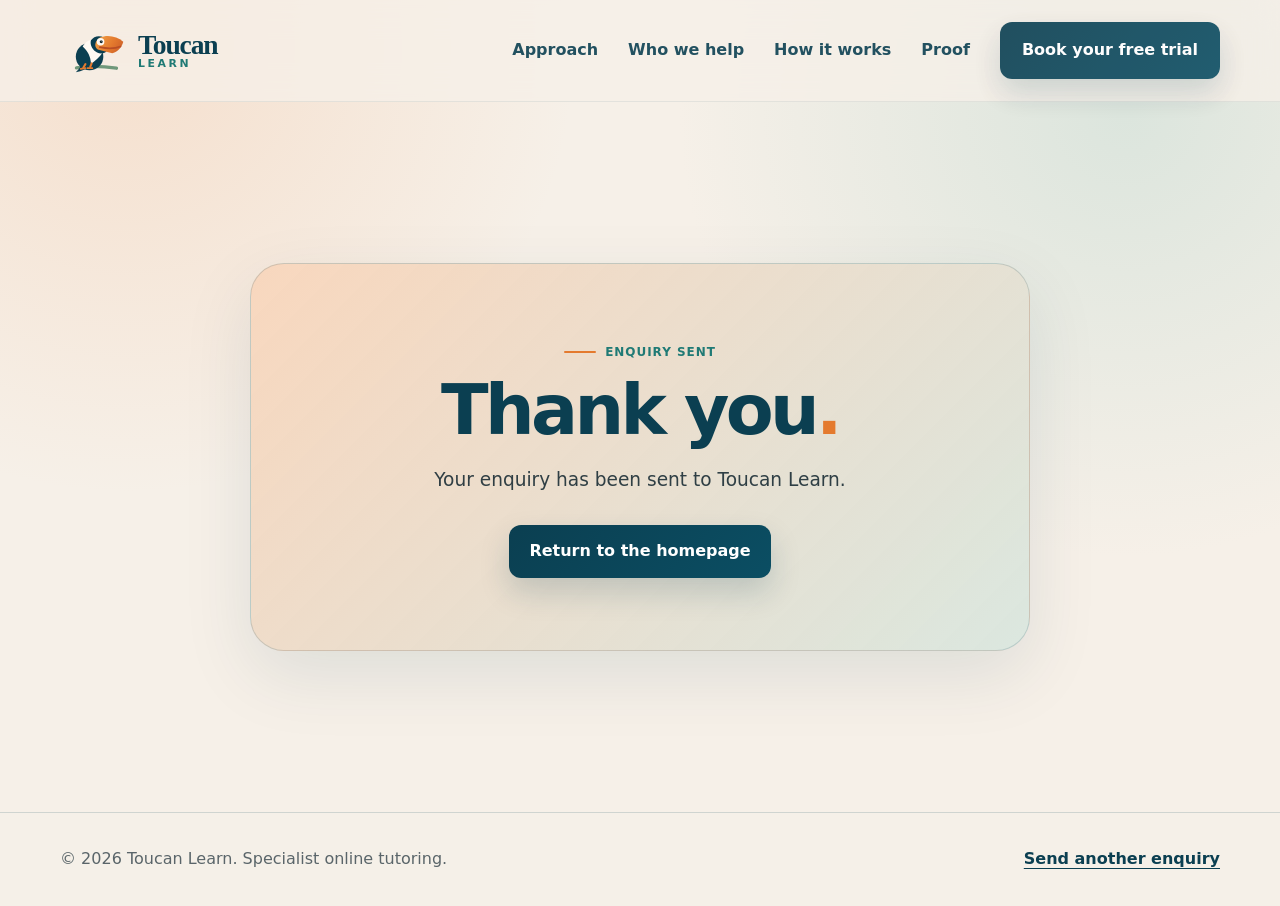
<file: thank-you(5) (1).html>
<!doctype html>
<html lang="en-GB">
<head>
  <meta charset="utf-8" />
  <meta name="viewport" content="width=device-width, initial-scale=1" />

  <title>Enquiry sent | Toucan Learn</title>

  <meta
    name="description"
    content="Your Toucan Learn enquiry has been sent."
  />

  <link rel="icon" href="assets/favicon.svg" type="image/svg+xml" />
  <link rel="stylesheet" href="style.css?v=20260801-thanks-fixed" />

  <style>
    .thanks-main {
      min-height: calc(100vh - 190px);
      display: grid;
      align-items: center;
      padding: 70px 0;
    }

    .thanks-card {
      width: min(calc(100% - 32px), 780px);
      margin-inline: auto;
      padding: clamp(34px, 7vw, 72px);
      border: 1px solid var(--line, rgba(11, 63, 81, 0.18));
      border-radius: var(--radius-xl, 28px);
      background:
        linear-gradient(
          135deg,
          rgba(244, 192, 155, 0.6),
          rgba(205, 223, 215, 0.72)
        ),
        var(--paper, #fffaf3);
      box-shadow: var(--shadow, 0 18px 50px rgba(11, 63, 81, 0.10));
      text-align: center;
    }

    .thanks-card h1,
    .thanks-card .lead {
      margin-inline: auto;
    }

    .thanks-card .lead {
      margin-bottom: 30px;
    }

    @media (max-width: 620px) {
      .thanks-main {
        padding: 45px 0;
      }

      .thanks-card {
        padding: 38px 22px;
        border-radius: var(--radius-lg, 22px);
      }
    }
  </style>
</head>

<body>
  <a class="skip-link" href="#main">Skip to main content</a>

  <header>
    <div class="container nav" aria-label="Main navigation">
      <a class="logo" href="index.html" aria-label="Toucan Learn home">
        <img src="assets/toucan-logo.svg" alt="" />

        <span class="brand-lockup">
          <strong>Toucan</strong>
          <span>Learn</span>
        </span>
      </a>

      <nav class="nav-links" aria-label="Primary">
        <a href="index.html#approach">Approach</a>
        <a href="index.html#who">Who we help</a>
        <a href="index.html#how-it-works">How it works</a>
        <a href="index.html#reviews">Proof</a>
        <a class="button" href="contact.html">Book your free trial</a>
      </nav>

      <div class="mobile-note">
        <span>Specialist online tutoring</span>
        <a class="text-button" href="contact.html">Book a free trial</a>
      </div>
    </div>
  </header>

  <main class="thanks-main" id="main">
    <section class="thanks-card">
      <div class="eyebrow">Enquiry sent</div>

      <h1>Thank you<span>.</span></h1>

      <p class="lead">
        Your enquiry has been sent to Toucan Learn.
      </p>

      <a class="button" href="index.html">
        Return to the homepage
      </a>
    </section>
  </main>

  <footer class="site-footer">
    <div class="container footer-grid">
      <div>
        © <span id="year">2026</span> Toucan Learn.
        Specialist online tutoring.
      </div>

      <div>
        <a href="contact.html">Send another enquiry</a>
      </div>
    </div>
  </footer>

  <script>
    document.getElementById("year").textContent =
      new Date().getFullYear();
  </script>
</body>
</html>
</file>
<file: style.css>
:root {
      --bg: #f6f0e8;
      --paper: #fffaf3;
      --paper-soft: #fbf4eb;
      --ink: #10242d;
      --blue: #0b3f51;
      --blue-2: #0b4e63;
      --orange: #e47a2e;
      --orange-soft: #f4c09b;
      --teal-soft: #cddfd7;
      --green: #6f987b;
      --line: rgba(11, 63, 81, 0.16);
      --shadow: 0 24px 70px rgba(11, 63, 81, 0.10);
      --radius-xl: 34px;
      --radius-lg: 22px;
      --radius-md: 16px;
      --max: 1160px;
    }

    * { box-sizing: border-box; }

    html {
      scroll-behavior: smooth;
      scroll-padding-top: 112px;
    }

    body {
      margin: 0;
      font-family: Inter, ui-sans-serif, system-ui, -apple-system, BlinkMacSystemFont, "Segoe UI", sans-serif;
      color: var(--ink);
      background:
        radial-gradient(circle at 10% 5%, rgba(244, 192, 155, 0.35), transparent 28rem),
        radial-gradient(circle at 88% 12%, rgba(205, 223, 215, 0.65), transparent 28rem),
        var(--bg);
      line-height: 1.55;
    }

    body::before {
      content: "";
      position: fixed;
      inset: 0;
      pointer-events: none;
      background-image: radial-gradient(rgba(11, 63, 81, 0.07) 0.7px, transparent 0.7px);
      background-size: 18px 18px;
      mask-image: linear-gradient(to bottom, transparent, black 20%, black 80%, transparent);
      opacity: 0.35;
    }

    a { color: inherit; }

    .container {
      width: min(calc(100% - 32px), var(--max));
      margin-inline: auto;
    }

    .skip-link {
      position: absolute;
      left: -999px;
      top: 12px;
      background: var(--blue);
      color: white;
      padding: 10px 14px;
      border-radius: 999px;
      z-index: 50;
    }

    .skip-link:focus { left: 12px; }

    header {
      position: sticky;
      top: 0;
      z-index: 20;
      backdrop-filter: blur(16px);
      background: rgba(246, 240, 232, 0.78);
      border-bottom: 1px solid rgba(11, 63, 81, 0.08);
    }

    .nav {
      display: flex;
      align-items: center;
      justify-content: space-between;
      gap: 24px;
      padding: 18px 0;
    }

    .logo {
      display: flex;
      align-items: center;
      gap: 10px;
      text-decoration: none;
      min-width: 180px;
    }

    .logo img {
      width: 58px;
      height: 48px;
      object-fit: contain;
      display: block;
    }

    .brand-lockup {
      display: grid;
      gap: 1px;
      line-height: 1;
    }

    .brand-lockup strong {
      color: var(--blue);
      font-family: Georgia, "Times New Roman", serif;
      font-size: 1.55rem;
      letter-spacing: -0.04em;
    }

    .brand-lockup span {
      color: #1f7a75;
      font-size: 0.63rem;
      font-weight: 900;
      letter-spacing: 0.24em;
      text-transform: uppercase;
    }

    .nav-links {
      display: flex;
      align-items: center;
      gap: 26px;
      font-size: 0.95rem;
      font-weight: 700;
      color: var(--blue);
    }

    .nav-links a {
      text-decoration: none;
      opacity: 0.9;
    }

    .nav-links a:hover { opacity: 1; text-decoration: underline; text-decoration-thickness: 2px; text-underline-offset: 5px; }

    .button, .text-button {
      display: inline-flex;
      align-items: center;
      justify-content: center;
      gap: 10px;
      border-radius: 12px;
      font-weight: 800;
      text-decoration: none;
      transition: transform 180ms ease, box-shadow 180ms ease, background 180ms ease;
    }

    .button {
      background: linear-gradient(135deg, var(--blue), var(--blue-2));
      color: white;
      padding: 14px 20px;
      box-shadow: 0 14px 30px rgba(11, 63, 81, 0.18);
    }

    .button:hover { transform: translateY(-2px); box-shadow: 0 18px 34px rgba(11, 63, 81, 0.22); }

    .button.secondary {
      background: transparent;
      color: var(--blue);
      border: 1px solid rgba(11, 63, 81, 0.28);
      box-shadow: none;
    }

    .text-button {
      color: var(--blue);
      border-bottom: 2px solid var(--orange);
      border-radius: 0;
      padding: 0 0 3px;
    }

    .mobile-note { display: none; }

    main { overflow: hidden; }

    .hero {
      padding: 54px 0 46px;
    }

    .hero-grid {
      display: grid;
      grid-template-columns: 1.02fr 0.98fr;
      gap: 46px;
      align-items: center;
    }

    .eyebrow {
      display: inline-flex;
      align-items: center;
      gap: 9px;
      color: #1F7A75;
      font-weight: 900;
      letter-spacing: 0.08em;
      text-transform: uppercase;
      font-size: 0.75rem;
      margin-bottom: 14px;
    }

    .eyebrow::before {
      content: "";
      width: 32px;
      height: 2px;
      background: var(--orange);
      border-radius: 999px;
    }

    h1, h2, h3 {
      color: var(--blue);
      line-height: 1.02;
      margin: 0;
      letter-spacing: -0.045em;
    }

    h1 {
      font-family: Georgia, "Times New Roman", serif;
      font-size: clamp(2.9rem, 6.25vw, 5.15rem);
      max-width: 760px;
    }

    h1 span { color: var(--orange); }

    .lead {
      font-size: clamp(1.04rem, 1.75vw, 1.16rem);
      max-width: 620px;
      margin: 20px 0 24px;
      color: rgba(16, 36, 45, 0.86);
    }

    .hero-actions {
      display: flex;
      flex-wrap: wrap;
      align-items: center;
      gap: 18px;
    }

    .hero-actions .button {
      padding: 12px 18px;
    }

    .microcopy {
      color: rgba(16, 36, 45, 0.72);
      font-size: 0.93rem;
      margin-top: 13px;
    }

    .microcopy a { color: var(--blue); font-weight: 800; text-underline-offset: 4px; }

    .hero-art {
      position: relative;
      min-height: 420px;
      border-radius: 48% 48% 28px 28px;
      background:
        linear-gradient(180deg, rgba(255, 250, 243, 0.8), rgba(255, 250, 243, 0.35)),
        radial-gradient(circle at 70% 28%, rgba(228, 122, 46, 0.28), transparent 0 6rem),
        rgba(255, 250, 243, 0.62);
      box-shadow: var(--shadow);
      border: 1px solid rgba(11, 63, 81, 0.08);
      overflow: hidden;
    }

    .hero-art .sun {
      position: absolute;
      width: 64px;
      height: 64px;
      border-radius: 50%;
      background: linear-gradient(135deg, #f2a84c, var(--orange));
      right: 94px;
      top: 76px;
    }

    .hero-art .hill {
      position: absolute;
      width: 258px;
      height: 184px;
      border-radius: 100% 100% 0 0;
      background: var(--teal-soft);
      bottom: 0;
      left: -10px;
    }

    .hero-art .steps {
      position: absolute;
      right: 0;
      bottom: 0;
      width: 266px;
      height: 213px;
      background:
        linear-gradient(to top right, transparent 0 32%, var(--blue) 32% 100%);
      clip-path: polygon(0 100%, 0 70%, 28% 70%, 28% 48%, 52% 48%, 52% 26%, 76% 26%, 76% 0, 100% 0, 100% 100%);
    }

    .plant {
      position: absolute;
      left: 134px;
      bottom: 108px;
      width: 180px;
      height: 250px;
      transform: scale(0.82);
      transform-origin: bottom left;
    }

    .plant span {
      position: absolute;
      display: block;
      background: var(--green);
      opacity: 0.78;
    }

    .plant .stem {
      width: 4px;
      height: 230px;
      left: 86px;
      bottom: 0;
      border-radius: 999px;
      transform: rotate(-5deg);
    }

    .plant .leaf {
      width: 56px;
      height: 28px;
      border-radius: 100% 0 100% 0;
    }

    .plant .l1 { left: 34px; bottom: 46px; transform: rotate(22deg); }
    .plant .l2 { left: 86px; bottom: 92px; transform: rotate(-18deg) scaleX(-1); }
    .plant .l3 { left: 34px; bottom: 136px; transform: rotate(28deg); }
    .plant .l4 { left: 92px; bottom: 178px; transform: rotate(-18deg) scaleX(-1); }

    .toucan-mini {
      position: absolute;
      right: 112px;
      bottom: 178px;
      width: 89px;
      height: 95px;
      filter: drop-shadow(0 18px 22px rgba(11, 63, 81, 0.18));
    }

    .toucan-mini svg { width: 100%; height: 100%; }

    .trust-strip {
      margin-top: 32px;
      display: grid;
      grid-template-columns: repeat(4, 1fr);
      gap: 12px;
    }

    .trust-card {
      background: rgba(255, 250, 243, 0.7);
      border: 1px solid var(--line);
      border-radius: var(--radius-md);
      padding: 14px;
      display: flex;
      align-items: center;
      gap: 14px;
      min-height: 78px;
    }

    .icon {
      flex: 0 0 auto;
      width: 46px;
      height: 46px;
      border-radius: 50%;
      display: grid;
      place-items: center;
      background: var(--paper-soft);
      border: 1px solid rgba(11, 63, 81, 0.10);
      color: var(--blue);
    }

    .trust-card strong { color: var(--blue); display: block; line-height: 1.2; }
    .trust-card span { font-size: 0.88rem; color: rgba(16, 36, 45, 0.72); }
    .trust-card .icon { width: 42px; height: 42px; }

    section { padding: 96px 0; }

    .section-head {
      display: flex;
      align-items: end;
      justify-content: space-between;
      gap: 30px;
      margin-bottom: 34px;
    }

    .section-head h2 {
      font-size: clamp(2.2rem, 4vw, 3.7rem);
      max-width: 780px;
    }

    .section-head p {
      max-width: 460px;
      margin: 0;
      color: rgba(16, 36, 45, 0.74);
      font-size: 1.05rem;
    }

    .cards-3 {
      display: grid;
      grid-template-columns: repeat(3, 1fr);
      gap: 18px;
    }

    .card {
      background: rgba(255, 250, 243, 0.78);
      border: 1px solid var(--line);
      border-radius: var(--radius-lg);
      padding: 28px;
      box-shadow: 0 16px 50px rgba(11, 63, 81, 0.06);
    }

    .card h3 {
      font-size: 1.45rem;
      letter-spacing: -0.025em;
      margin: 18px 0 10px;
    }

    .card p {
      margin: 0;
      color: rgba(16, 36, 45, 0.76);
    }

    .muted-panel {
      background: linear-gradient(135deg, rgba(205, 223, 215, 0.78), rgba(255, 250, 243, 0.78));
      border: 1px solid var(--line);
      border-radius: var(--radius-xl);
      padding: 34px;
      box-shadow: var(--shadow);
    }

    .who-grid {
      display: grid;
      grid-template-columns: 0.9fr 1.1fr;
      gap: 26px;
      align-items: stretch;
    }

    .who-list {
      display: grid;
      grid-template-columns: repeat(2, 1fr);
      gap: 14px;
    }

    .pill-card {
      background: rgba(255, 250, 243, 0.72);
      border: 1px solid rgba(11, 63, 81, 0.13);
      border-radius: 20px;
      padding: 22px;
    }

    .pill-card strong { display: block; color: var(--blue); font-size: 1.08rem; margin-bottom: 8px; }
    .pill-card p { margin: 0; color: rgba(16, 36, 45, 0.72); font-size: 0.96rem; }

    .process {
      counter-reset: step;
      display: grid;
      grid-template-columns: repeat(4, 1fr);
      gap: 16px;
    }

    .step {
      position: relative;
      background: var(--paper);
      border: 1px solid var(--line);
      border-radius: var(--radius-lg);
      padding: 26px;
      overflow: hidden;
    }

    .step::before {
      counter-increment: step;
      content: "0" counter(step);
      position: absolute;
      right: 20px;
      top: 16px;
      font-weight: 900;
      color: rgba(228, 122, 46, 0.36);
      font-size: 2.8rem;
      line-height: 1;
    }

    .step h3 { font-size: 1.25rem; margin: 52px 0 10px; }
    .step p { margin: 0; color: rgba(16, 36, 45, 0.74); }

    .statement {
      display: grid;
      grid-template-columns: 1fr 1fr;
      gap: 20px;
      align-items: stretch;
    }

    .statement .big-card {
      background: var(--blue);
      color: white;
      border-radius: var(--radius-xl);
      padding: 42px;
      position: relative;
      overflow: hidden;
    }

    .big-card::after {
      content: "";
      position: absolute;
      width: 260px;
      height: 260px;
      border-radius: 50%;
      background: rgba(228, 122, 46, 0.26);
      right: -90px;
      top: -90px;
    }

    .big-card h2 { color: white; font-size: clamp(2.1rem, 4vw, 3.8rem); }
    .big-card p { font-size: 1.12rem; color: rgba(255,255,255,0.82); max-width: 520px; }

    .values {
      display: grid;
      grid-template-columns: 1fr 1fr;
      gap: 16px;
    }

    .value {
      background: var(--paper);
      border: 1px solid var(--line);
      border-radius: var(--radius-lg);
      padding: 28px;
    }

    .value strong { color: var(--blue); font-size: 1.18rem; display: block; margin-bottom: 8px; }
    .value p { margin: 0; color: rgba(16,36,45,0.73); }

    .reviews {
      display: grid;
      grid-template-columns: repeat(3, 1fr);
      gap: 18px;
    }

    blockquote {
      margin: 0;
      background: rgba(255, 250, 243, 0.8);
      border: 1px solid var(--line);
      border-radius: var(--radius-lg);
      padding: 28px;
      min-height: 240px;
      display: flex;
      flex-direction: column;
      justify-content: space-between;
    }

    blockquote p { margin: 0; font-size: 1.05rem; color: rgba(16,36,45,0.78); }
    blockquote footer { margin-top: 22px; color: var(--blue); font-weight: 900; }

    .case-study {
      margin-top: 18px;
      display: grid;
      grid-template-columns: 0.8fr 1.2fr;
      gap: 18px;
      background: rgba(255, 250, 243, 0.78);
      border: 1px solid var(--line);
      border-radius: var(--radius-xl);
      padding: 30px;
    }

    .case-label {
      display: inline-flex;
      width: fit-content;
      color: var(--blue);
      background: var(--teal-soft);
      padding: 8px 12px;
      border-radius: 999px;
      font-weight: 900;
      font-size: 0.82rem;
      text-transform: uppercase;
      letter-spacing: 0.07em;
    }

    .case-study h3 { font-size: clamp(1.8rem, 3vw, 2.8rem); margin: 18px 0 0; }
    .case-study p { margin: 0; color: rgba(16, 36, 45, 0.76); }
    .case-study ul { margin: 0; padding-left: 20px; color: rgba(16, 36, 45, 0.78); }
    .case-study li + li { margin-top: 10px; }

    .proof-heading {
      max-width: 780px;
    }

    .proof-heading .eyebrow {
      margin-bottom: 12px;
    }

    .case-carousel {
      position: relative;
    }

    .carousel-toolbar {
      display: flex;
      align-items: center;
      justify-content: flex-end;
      gap: 16px;
      margin: -6px 0 14px;
    }

    .carousel-status {
      margin: 0;
      color: rgba(16, 36, 45, 0.68);
      font-size: 0.86rem;
      font-weight: 900;
      letter-spacing: 0.08em;
      text-transform: uppercase;
    }

    .carousel-controls {
      display: flex;
      gap: 8px;
    }

    .carousel-arrow {
      width: 46px;
      height: 46px;
      display: grid;
      place-items: center;
      border: 1px solid rgba(11, 63, 81, 0.2);
      border-radius: 50%;
      color: var(--blue);
      background: rgba(255, 250, 243, 0.88);
      font: inherit;
      font-size: 1.25rem;
      font-weight: 900;
      cursor: pointer;
      transition: color 160ms ease, background 160ms ease, transform 160ms ease;
    }

    .carousel-arrow:hover,
    .carousel-arrow:focus-visible {
      color: white;
      background: var(--blue);
      transform: translateY(-2px);
      outline: none;
    }

    .carousel-stage {
      display: grid;
    }

    .case-slide {
      grid-area: 1 / 1;
      align-self: start;
      width: 100%;
      opacity: 0;
      visibility: hidden;
      pointer-events: none;
      transform: translateX(18px);
      transition: opacity 240ms ease, transform 240ms ease, visibility 240ms;
    }

    .case-slide.is-active {
      opacity: 1;
      visibility: visible;
      pointer-events: auto;
      transform: translateX(0);
    }

    .carousel-dots {
      display: flex;
      justify-content: center;
      gap: 9px;
      margin-top: 18px;
    }

    .carousel-dot {
      width: 9px;
      height: 9px;
      padding: 0;
      border: 0;
      border-radius: 999px;
      background: rgba(11, 63, 81, 0.26);
      cursor: pointer;
      transition: width 180ms ease, background 180ms ease;
    }

    .carousel-dot.is-active {
      width: 30px;
      background: #1f7a75;
    }

    .carousel-dot:focus-visible {
      outline: 3px solid rgba(31, 122, 117, 0.28);
      outline-offset: 4px;
    }

    .case-study--ib {
      grid-template-columns: minmax(0, 0.9fr) minmax(0, 1.1fr);
      gap: 26px;
      background:
        linear-gradient(135deg, rgba(255, 250, 243, 0.94), rgba(205, 223, 215, 0.56));
      padding: 34px;
    }

    .case-overview {
      display: flex;
      flex-direction: column;
      align-items: flex-start;
    }

    .case-study--ib h3 {
      margin-top: 18px;
      max-width: 520px;
    }

    .case-intro {
      margin-top: 18px !important;
      font-size: 1.04rem;
    }

    .case-credit {
      margin-top: 18px !important;
      padding-left: 16px;
      border-left: 3px solid var(--orange);
      font-weight: 700;
      color: var(--blue) !important;
    }

    .result-panel {
      display: grid;
      grid-template-columns: repeat(2, minmax(0, 1fr));
      gap: 12px;
      align-content: start;
    }

    .result-card {
      min-height: 142px;
      display: flex;
      flex-direction: column;
      justify-content: space-between;
      gap: 12px;
      padding: 20px;
      border: 1px solid rgba(11, 63, 81, 0.14);
      border-radius: 18px;
      background: rgba(255, 250, 243, 0.78);
    }

    .result-card span {
      color: rgba(16, 36, 45, 0.68);
      font-size: 0.78rem;
      font-weight: 900;
      letter-spacing: 0.06em;
      line-height: 1.3;
      text-transform: uppercase;
    }

    .result-card strong {
      color: var(--blue);
      font-family: Georgia, "Times New Roman", serif;
      font-size: clamp(1.65rem, 2.5vw, 2.3rem);
      line-height: 1;
      letter-spacing: -0.035em;
    }

    .result-card small {
      color: rgba(16, 36, 45, 0.68);
      font-size: 0.82rem;
      font-weight: 700;
    }

    .result-card--primary {
      color: white;
      background: var(--blue);
      border-color: var(--blue);
      box-shadow: 0 18px 36px rgba(11, 63, 81, 0.18);
    }

    .result-card--primary span,
    .result-card--primary small {
      color: rgba(255, 255, 255, 0.72);
    }

    .result-card--primary strong {
      color: white;
    }

    .result-panel--comparison {
      grid-template-columns: 1fr;
    }

    .score-comparison {
      width: 100%;
      border: 1px solid rgba(11, 63, 81, 0.16);
      border-spacing: 0;
      border-radius: 18px;
      overflow: hidden;
      background: rgba(255, 250, 243, 0.82);
      box-shadow: 0 16px 34px rgba(11, 63, 81, 0.08);
    }

    .score-comparison caption {
      position: absolute;
      width: 1px;
      height: 1px;
      padding: 0;
      margin: -1px;
      overflow: hidden;
      clip: rect(0, 0, 0, 0);
      white-space: nowrap;
      border: 0;
    }

    .score-comparison th,
    .score-comparison td {
      padding: 15px 17px;
      text-align: left;
      vertical-align: middle;
    }

    .score-comparison thead th {
      color: rgba(16, 36, 45, 0.66);
      background: rgba(205, 223, 215, 0.42);
      font-size: 0.72rem;
      font-weight: 900;
      letter-spacing: 0.06em;
      line-height: 1.25;
      text-transform: uppercase;
    }

    .score-comparison thead th:first-child {
      width: 32%;
    }

    .score-comparison tbody th,
    .score-comparison tbody td {
      border-top: 1px solid rgba(11, 63, 81, 0.12);
    }

    .score-comparison tbody th {
      color: var(--blue);
      font-size: 0.9rem;
      line-height: 1.25;
    }

    .score-value {
      display: block;
      color: var(--blue);
      font-family: Georgia, "Times New Roman", serif;
      font-size: clamp(1.65rem, 2.6vw, 2.35rem);
      line-height: 0.95;
      letter-spacing: -0.04em;
    }

    .score-value span {
      margin-left: 2px;
      font-size: 0.56em;
      letter-spacing: -0.02em;
      opacity: 0.68;
    }

    .score-comparison__final {
      color: white !important;
      background: var(--blue) !important;
    }

    .score-comparison__final .score-value {
      color: white;
    }

    .score-comparison__final small {
      display: block;
      margin-top: 7px;
      color: #1F7A75;
      font-size: 0.76rem;
      font-weight: 800;
      line-height: 1.35;
    }

    .support-delivered {
      display: grid;
      grid-template-columns: auto 1fr auto;
      align-items: center;
      gap: 14px;
      padding: 15px 18px;
      border: 1px solid rgba(11, 63, 81, 0.14);
      border-radius: 16px;
      background: rgba(255, 250, 243, 0.72);
    }

    .support-delivered span {
      color: rgba(16, 36, 45, 0.66);
      font-size: 0.76rem;
      font-weight: 900;
      letter-spacing: 0.06em;
      text-transform: uppercase;
    }

    .support-delivered strong {
      color: var(--blue);
      font-family: Georgia, "Times New Roman", serif;
      font-size: 1.55rem;
      letter-spacing: -0.03em;
    }

    .support-delivered small {
      color: rgba(16, 36, 45, 0.66);
      font-size: 0.78rem;
      font-weight: 700;
      text-align: right;
    }

    @media (max-width: 620px) {
      .score-comparison th,
      .score-comparison td {
        padding: 12px 9px;
      }

      .score-comparison thead th {
        font-size: 0.61rem;
        letter-spacing: 0.035em;
      }

      .score-comparison thead th:first-child {
        width: 30%;
      }

      .score-comparison tbody th {
        font-size: 0.78rem;
      }

      .score-value {
        font-size: 1.55rem;
      }

      .score-comparison__final small {
        font-size: 0.66rem;
      }

      .support-delivered {
        grid-template-columns: 1fr auto;
        gap: 4px 12px;
      }

      .support-delivered small {
        grid-column: 1 / -1;
        text-align: left;
      }
    }

    .case-support {
      grid-column: 1 / -1;
      display: grid;
      grid-template-columns: minmax(0, 0.72fr) minmax(0, 1.28fr);
      gap: 26px;
      padding-top: 26px;
      border-top: 1px solid var(--line);
    }

    .case-support h4 {
      margin: 0 0 10px;
      color: var(--blue);
      font-size: 1.2rem;
    }

    .case-support p {
      margin: 0;
    }

    .case-support ul {
      margin: 0;
      padding-left: 20px;
    }

    .case-support li + li {
      margin-top: 8px;
    }

    .parent-proof {
      grid-column: 1 / -1;
      min-height: 0;
      display: block;
      padding: 24px 26px;
      background: var(--blue);
      border-color: var(--blue);
    }

    .parent-proof p {
      color: white;
      font-family: Georgia, "Times New Roman", serif;
      font-size: clamp(1.35rem, 2.5vw, 2rem);
      line-height: 1.25;
    }

    .parent-proof footer {
      margin-top: 14px;
      color: rgba(255, 255, 255, 0.72);
      font-size: 0.88rem;
    }

    .origin-principles {
      display: grid;
      grid-template-columns: repeat(2, minmax(0, 1fr));
      gap: 12px;
      align-content: start;
    }

    .origin-principle {
      min-height: 142px;
      padding: 20px;
      border: 1px solid rgba(11, 63, 81, 0.14);
      border-radius: 18px;
      background: rgba(255, 250, 243, 0.78);
    }

    .origin-principle span {
      color: var(--orange);
      font-size: 0.76rem;
      font-weight: 900;
      letter-spacing: 0.08em;
    }

    .origin-principle strong {
      display: block;
      margin: 8px 0 6px;
      color: var(--blue);
      font-size: 1.05rem;
    }

    .origin-principle p {
      font-size: 0.9rem;
    }

    .case-study--origin {
      background:
        linear-gradient(135deg, rgba(255, 250, 243, 0.96), rgba(244, 192, 155, 0.36));
    }

    @media (max-width: 940px) {
      .case-support {
        grid-column: auto;
        grid-template-columns: 1fr;
      }

      .parent-proof {
        grid-column: auto;
      }
    }

    @media (max-width: 620px) {
      .result-panel {
        grid-template-columns: 1fr;
      }

      .result-card {
        min-height: 126px;
      }

      .origin-principles {
        grid-template-columns: 1fr;
      }

      .origin-principle {
        min-height: 0;
      }
    }

    @media (prefers-reduced-motion: reduce) {
      html { scroll-behavior: auto; }
      .case-slide { transition: none; }
    }


    /* Proof journey refinement */
    .score-comparison {
      box-shadow: none;
    }

    .score-comparison__final {
      color: inherit !important;
      background: rgba(31, 122, 117, 0.07) !important;
      border-left: 1px solid rgba(11, 63, 81, 0.12);
    }

    .score-comparison thead .score-comparison__final {
      color: #1f7a75 !important;
    }

    .score-comparison tbody .score-comparison__final {
      border-top: 1px solid rgba(11, 63, 81, 0.12) !important;
    }

    .score-comparison__final .score-value {
      color: #1f7a75;
    }

    .score-comparison__final small {
      color: #1f7a75;
    }

    .journey-grid {
      display: grid;
      grid-template-columns: 1fr;
      gap: 10px;
      align-content: start;
    }

    .journey-card {
      padding: 18px 20px;
      border: 1px solid rgba(11, 63, 81, 0.14);
      border-radius: 16px;
      background: rgba(255, 250, 243, 0.78);
    }

    .journey-card > span,
    .evidence-item > span {
      display: block;
      color: rgba(16, 36, 45, 0.62);
      font-size: 0.72rem;
      font-weight: 900;
      letter-spacing: 0.07em;
      line-height: 1.25;
      text-transform: uppercase;
    }

    .journey-card strong {
      display: block;
      margin: 6px 0 5px;
      color: var(--blue);
      font-size: 1.02rem;
      line-height: 1.25;
    }

    .journey-card p {
      font-size: 0.9rem;
      line-height: 1.5;
    }

    .journey-card--outcome {
      background: rgba(31, 122, 117, 0.09);
      border-color: rgba(31, 122, 117, 0.25);
    }

    .journey-card--outcome > span,
    .journey-card--outcome strong {
      color: #1f7a75;
    }

    .evidence-panel {
      grid-column: 1 / -1;
      display: grid;
      grid-template-columns: minmax(0, 0.58fr) minmax(0, 1.42fr);
      gap: 26px;
      padding-top: 26px;
      border-top: 1px solid var(--line);
    }

    .evidence-panel__intro h4 {
      margin: 0 0 10px;
      color: var(--blue);
      font-size: 1.2rem;
    }

    .evidence-panel__intro p {
      margin: 0;
    }

    .evidence-track {
      display: grid;
      grid-template-columns: repeat(2, minmax(0, 1fr));
      gap: 12px;
    }

    .evidence-item {
      padding: 18px;
      border: 1px solid rgba(11, 63, 81, 0.12);
      border-radius: 16px;
      background: rgba(255, 250, 243, 0.62);
    }

    .evidence-item strong {
      display: block;
      margin: 7px 0 6px;
      color: var(--blue);
      font-size: 0.98rem;
      line-height: 1.3;
    }

    .evidence-item p {
      margin: 0;
      font-size: 0.88rem;
      line-height: 1.5;
    }

    .parent-proof p {
      max-width: 1040px;
      font-size: clamp(1.12rem, 1.8vw, 1.42rem);
      line-height: 1.42;
    }

    .learner-proof {
      background: #1f7a75;
      border-color: #1f7a75;
    }

    @media (max-width: 940px) {
      .evidence-panel {
        grid-column: auto;
        grid-template-columns: 1fr;
      }

      .evidence-track {
        grid-template-columns: 1fr;
      }
    }

    @media (max-width: 620px) {
      .score-comparison__final {
        border-left: 0;
      }

      .journey-card,
      .evidence-item {
        padding: 16px;
      }
    }

    .cta {
      padding: 30px 0 60px;
    }

    .cta-box {
      display: grid;
      grid-template-columns: 1fr auto;
      gap: 28px;
      align-items: center;
      background:
        linear-gradient(135deg, rgba(244, 192, 155, 0.72), rgba(205, 223, 215, 0.82)),
        var(--paper);
      border: 1px solid var(--line);
      border-radius: var(--radius-xl);
      padding: 30px;
      box-shadow: var(--shadow);
    }

    .cta-box h2 { font-size: clamp(2rem, 4vw, 3.4rem); }
    .cta-box p { margin: 12px 0 0; color: rgba(16,36,45,0.75); font-size: 1.08rem; }

    footer.site-footer {
      border-top: 1px solid var(--line);
      padding: 34px 0;
      color: rgba(16,36,45,0.68);
      background: rgba(246, 240, 232, 0.74);
    }

    .footer-grid {
      display: flex;
      align-items: center;
      justify-content: space-between;
      gap: 20px;
      flex-wrap: wrap;
    }

    .footer-grid a { color: var(--blue); font-weight: 800; text-underline-offset: 4px; }

    @media (max-width: 940px) {
      .nav { align-items: start; }
      .nav-links {
        gap: 12px;
        font-size: 0.84rem;
        flex-wrap: wrap;
        justify-content: flex-end;
      }

      .hero { padding-top: 48px; }
      .hero-grid,
      .who-grid,
      .statement,
      .case-study,
      .cta-box {
        grid-template-columns: 1fr;
      }

      .hero-art { min-height: 420px; }
      .trust-strip,
      .cards-3,
      .process,
      .reviews {
        grid-template-columns: repeat(2, 1fr);
      }

      .section-head { display: block; }
      .section-head p { margin-top: 16px; }
      .cta-box { align-items: start; }
    }

    @media (max-width: 620px) {
      html { scroll-padding-top: 132px; }

      .container { width: min(calc(100% - 24px), var(--max)); }

      .nav {
        padding: 14px 0;
        display: grid;
        grid-template-columns: 1fr;
      }

      .logo img { width: 52px; height: 43px; }
      .brand-lockup strong { font-size: 1.4rem; }
      .nav-links { display: none; }
      .mobile-note {
        display: flex;
        justify-content: space-between;
        align-items: center;
        gap: 14px;
        color: var(--blue);
        font-size: 0.92rem;
        font-weight: 800;
      }

      .hero { padding: 38px 0 34px; }
      h1 { font-size: clamp(3rem, 14vw, 4.6rem); }
      .lead { margin-top: 20px; }
      .hero-actions { align-items: stretch; }
      .button { width: 100%; }
      .text-button { width: fit-content; }

      .hero-art {
        min-height: 342px;
        border-radius: 120px 120px 24px 24px;
      }
      .hero-art .sun { width: 54px; height: 54px; right: 56px; top: 70px; }
      .hero-art .hill { width: 235px; height: 160px; }
      .hero-art .steps { width: 230px; height: 205px; }
      .plant { left: 74px; bottom: 84px; transform: scale(0.72); transform-origin: bottom left; }
      .toucan-mini { right: 68px; bottom: 162px; width: 82px; }

      .trust-strip,
      .cards-3,
      .who-list,
      .process,
      .values,
      .reviews {
        grid-template-columns: 1fr;
      }

      section { padding: 68px 0; }
      .cta { padding: 20px 0 68px; }
      .section-head { margin-bottom: 24px; }
      .carousel-toolbar { justify-content: space-between; margin-top: 0; }
      .card, .muted-panel, .big-card, .value, blockquote, .case-study, .cta-box { padding: 22px; }
      .case-study ul { padding-left: 18px; }
      .footer-grid { display: block; }
    }

/* Proof evidence pass: 2026-07-30 */

/* Completed IB case study: conventional comparison table, with success shown through type rather than blocks of colour. */
.score-comparison {
  border-collapse: separate;
  border-spacing: 0;
  background: rgba(255, 250, 243, 0.94);
  box-shadow: none;
}

.score-comparison th,
.score-comparison td {
  background: rgba(255, 250, 243, 0.94);
}

.score-comparison thead th {
  color: rgba(16, 36, 45, 0.68) !important;
  background: #f1ece4 !important;
}

.score-comparison th + th,
.score-comparison th + td,
.score-comparison td + td {
  border-left: 1px solid rgba(11, 63, 81, 0.12);
}

.score-comparison__final {
  color: inherit !important;
  background: rgba(255, 250, 243, 0.94) !important;
}

.score-comparison thead .score-comparison__final {
  color: rgba(16, 36, 45, 0.68) !important;
}

.score-comparison__final .score-value,
.score-comparison__final small {
  color: #1f7a75;
}

/* Ongoing learner cards: the same evidence grammar, expressed as baseline → target → current results. */
.progress-grid {
  display: grid;
  grid-template-columns: 1fr;
  gap: 10px;
  align-content: start;
}

.progress-card {
  padding: 18px 20px;
  border: 1px solid rgba(11, 63, 81, 0.14);
  border-radius: 16px;
  background: rgba(255, 250, 243, 0.86);
}

.progress-card > span,
.project-kicker,
.score-shift > span,
.next-target > span,
.outcome-strip span,
.origin-step > span,
.origin-story > span {
  display: block;
  color: rgba(16, 36, 45, 0.62);
  font-size: 0.7rem;
  font-weight: 900;
  letter-spacing: 0.075em;
  line-height: 1.3;
  text-transform: uppercase;
}

.progress-card strong {
  display: block;
  margin: 6px 0;
  color: var(--blue);
  font-size: 1.02rem;
  line-height: 1.28;
}

.progress-card p {
  font-size: 0.9rem;
  line-height: 1.5;
}

.progress-card--result {
  border-color: rgba(31, 122, 117, 0.28);
  background: rgba(31, 122, 117, 0.09);
}

.progress-card--result > span,
.progress-card--result strong {
  color: #1f7a75;
}

.project-evidence,
.report-evidence {
  grid-column: 1 / -1;
  display: grid;
  grid-template-columns: minmax(0, 0.5fr) minmax(0, 1.5fr);
  gap: 24px;
  padding-top: 26px;
  border-top: 1px solid var(--line);
}

.project-evidence__intro h4,
.report-evidence__intro h4,
.origin-story h4 {
  margin: 7px 0 9px;
  color: var(--blue);
  font-size: 1.2rem;
  line-height: 1.25;
}

.project-gallery {
  display: grid;
  grid-template-columns: repeat(2, minmax(0, 1fr));
  gap: 12px;
}

.project-gallery figure {
  margin: 0;
  overflow: hidden;
  border: 1px solid rgba(11, 63, 81, 0.14);
  border-radius: 16px;
  background: rgba(255, 250, 243, 0.88);
}

.project-gallery img {
  display: block;
  width: 100%;
  aspect-ratio: 16 / 9;
  object-fit: cover;
  border-bottom: 1px solid rgba(11, 63, 81, 0.12);
}

.project-gallery figcaption {
  padding: 12px 14px 14px;
  color: rgba(16, 36, 45, 0.7);
  font-size: 0.78rem;
  font-weight: 700;
  line-height: 1.4;
}

.outcome-strip {
  grid-column: 1 / -1;
  display: grid;
  grid-template-columns: repeat(3, minmax(0, 1fr));
  overflow: hidden;
  border: 1px solid rgba(11, 63, 81, 0.14);
  border-radius: 16px;
  background: rgba(255, 250, 243, 0.72);
}

.outcome-strip > div {
  padding: 17px 18px;
}

.outcome-strip > div + div {
  border-left: 1px solid rgba(11, 63, 81, 0.12);
}

.outcome-strip strong {
  display: block;
  margin-top: 6px;
  color: var(--blue);
  font-size: 0.93rem;
  line-height: 1.35;
}

.score-shifts {
  display: grid;
  grid-template-columns: repeat(5, minmax(0, 1fr));
  gap: 8px;
}

.score-shift {
  padding: 16px 12px;
  border: 1px solid rgba(31, 122, 117, 0.22);
  border-radius: 14px;
  background: rgba(31, 122, 117, 0.075);
  text-align: center;
}

.score-shift > span {
  color: #1f7a75;
}

.score-shift strong {
  display: block;
  margin-top: 7px;
  color: #1f7a75;
  font-family: Georgia, "Times New Roman", serif;
  font-size: 1.18rem;
  white-space: nowrap;
}

.score-shift i {
  font-family: inherit;
  font-style: normal;
  opacity: 0.62;
}

.next-target {
  grid-column: 1 / -1;
  display: grid;
  grid-template-columns: auto 1fr;
  gap: 4px 18px;
  align-items: baseline;
  padding: 17px 19px;
  border-left: 4px solid var(--orange);
  border-radius: 0 14px 14px 0;
  background: rgba(244, 192, 155, 0.17);
}

.next-target > span {
  color: var(--orange);
}

.next-target strong {
  color: var(--blue);
}

.next-target p {
  grid-column: 1 / -1;
  margin-top: 4px;
  font-size: 0.88rem;
}

/* Origin card: neutral brand palette and a clear event sequence, not another progress dashboard. */
.case-study--origin {
  background: linear-gradient(135deg, rgba(255, 250, 243, 0.97), rgba(205, 223, 215, 0.5));
}

.case-study--origin .case-label {
  color: #1f7a75;
  background: rgba(31, 122, 117, 0.1);
}

.origin-arc {
  display: grid;
  grid-template-columns: 1fr;
  gap: 10px;
  align-content: start;
}

.origin-step {
  position: relative;
  padding: 17px 19px 17px 22px;
  border: 1px solid rgba(11, 63, 81, 0.14);
  border-left: 4px solid #1f7a75;
  border-radius: 14px;
  background: rgba(255, 250, 243, 0.86);
}

.origin-step > span,
.origin-story > span {
  color: #1f7a75;
}

.origin-step strong {
  display: block;
  margin: 5px 0;
  color: var(--blue);
  font-size: 0.98rem;
}

.origin-step p {
  font-size: 0.86rem;
  line-height: 1.45;
}

.origin-stories {
  grid-column: 1 / -1;
  display: grid;
  grid-template-columns: repeat(2, minmax(0, 1fr));
  gap: 12px;
  padding-top: 26px;
  border-top: 1px solid var(--line);
}

.origin-story {
  padding: 22px;
  border: 1px solid rgba(11, 63, 81, 0.14);
  border-radius: 18px;
  background: rgba(255, 250, 243, 0.82);
}

.origin-story p {
  font-size: 0.92rem;
  line-height: 1.55;
}

.principle-band {
  grid-column: 1 / -1;
  display: flex;
  flex-wrap: wrap;
  gap: 9px;
}

.principle-band span {
  padding: 9px 12px;
  border: 1px solid rgba(31, 122, 117, 0.24);
  border-radius: 999px;
  color: #1f7a75;
  background: rgba(31, 122, 117, 0.075);
  font-size: 0.8rem;
  font-weight: 800;
}

.origin-proof {
  background: var(--blue);
  border-color: var(--blue);
}

@media (max-width: 940px) {
  .project-evidence,
  .report-evidence {
    grid-column: auto;
    grid-template-columns: 1fr;
  }

  .outcome-strip,
  .origin-stories,
  .principle-band {
    grid-column: auto;
  }

  .score-shifts {
    grid-template-columns: repeat(3, minmax(0, 1fr));
  }
}

@media (max-width: 620px) {
  .progress-card,
  .origin-step,
  .origin-story {
    padding: 16px;
  }

  .project-gallery,
  .origin-stories,
  .outcome-strip {
    grid-template-columns: 1fr;
  }

  .outcome-strip > div + div {
    border-left: 0;
    border-top: 1px solid rgba(11, 63, 81, 0.12);
  }

  .score-shifts {
    grid-template-columns: repeat(2, minmax(0, 1fr));
  }

  .next-target {
    grid-template-columns: 1fr;
  }
}


/* Proof asset refinement: authentic learner work without weak screenshots. */
.project-blueprint,
.drink-evidence {
  grid-column: 1 / -1;
  display: grid;
  grid-template-columns: minmax(0, 0.48fr) minmax(0, 1.52fr);
  gap: 26px;
  padding-top: 26px;
  border-top: 1px solid var(--line);
}

.project-blueprint__intro h4,
.drink-evidence__intro h4 {
  margin: 7px 0 9px;
  color: var(--blue);
  font-size: 1.2rem;
  line-height: 1.25;
}

.project-blueprint__intro p,
.drink-evidence__intro p {
  margin: 0;
}

.blueprint-note {
  margin-top: 14px !important;
  color: rgba(16, 36, 45, 0.56);
  font-size: 0.76rem;
  font-weight: 800;
}

.blueprint-board {
  overflow: hidden;
  border: 1px solid rgba(11, 63, 81, 0.18);
  border-radius: 20px;
  background: #0b3f51;
  box-shadow: 0 18px 44px rgba(11, 63, 81, 0.14);
}

.blueprint-route {
  position: relative;
  padding: 20px 22px 10px;
  background:
    linear-gradient(rgba(255,255,255,0.035) 1px, transparent 1px),
    linear-gradient(90deg, rgba(255,255,255,0.035) 1px, transparent 1px);
  background-size: 24px 24px;
}

.blueprint-label {
  display: block;
  color: rgba(255,255,255,0.62);
  font-size: 0.68rem;
  font-weight: 900;
  letter-spacing: 0.08em;
  text-transform: uppercase;
}

.blueprint-route svg {
  display: block;
  width: 100%;
  height: auto;
  margin-top: -8px;
  overflow: visible;
}

.blueprint-track-shadow {
  fill: none;
  stroke: rgba(0,0,0,0.28);
  stroke-width: 29;
  stroke-linecap: round;
  stroke-linejoin: round;
}

.blueprint-track {
  fill: none;
  stroke: #f6f0e8;
  stroke-width: 18;
  stroke-linecap: round;
  stroke-linejoin: round;
}

.blueprint-shortcut {
  fill: none;
  stroke: #f4c09b;
  stroke-width: 8;
  stroke-linecap: round;
  stroke-dasharray: 12 10;
}

.blueprint-node circle {
  fill: #1f7a75;
  stroke: #fffaf3;
  stroke-width: 5;
}

.blueprint-node text {
  fill: #fffaf3;
  font-size: 18px;
  font-weight: 800;
}

.blueprint-hazard rect {
  fill: #e47a2e;
}

.blueprint-hazard text {
  fill: #fffaf3;
  font-size: 13px;
  font-weight: 900;
}

.blueprint-specs {
  display: grid;
  grid-template-columns: repeat(3, minmax(0, 1fr));
  border-top: 1px solid rgba(255,255,255,0.14);
}

.blueprint-specs article {
  padding: 18px;
}

.blueprint-specs article + article {
  border-left: 1px solid rgba(255,255,255,0.14);
}

.blueprint-specs span,
.drink-concept > span,
.drink-concept__copy > span,
.score-summary > span {
  display: block;
  color: rgba(16, 36, 45, 0.6);
  font-size: 0.68rem;
  font-weight: 900;
  letter-spacing: 0.075em;
  text-transform: uppercase;
}

.blueprint-specs span {
  color: #f4c09b;
}

.blueprint-specs strong {
  display: block;
  margin: 7px 0 6px;
  color: #fffaf3;
  font-size: 0.92rem;
  line-height: 1.3;
}

.blueprint-specs p {
  color: rgba(255,255,255,0.7);
  font-size: 0.78rem;
  line-height: 1.45;
}

.drink-copy {
  margin: 20px 0 7px;
  padding: 16px 18px;
  border: 1px solid rgba(228, 122, 46, 0.24);
  border-left: 4px solid var(--orange);
  border-radius: 0 14px 14px 0;
  color: var(--blue);
  background: rgba(244, 192, 155, 0.16);
  font-family: Georgia, "Times New Roman", serif;
  font-size: 1.04rem;
  line-height: 1.4;
}

.drink-evidence__intro small {
  color: rgba(16, 36, 45, 0.56);
  font-size: 0.73rem;
  font-weight: 800;
}

.drink-showcase {
  display: grid;
  grid-template-columns: 1.14fr 0.86fr;
  gap: 12px;
}

.drink-concept {
  padding: 20px;
  border: 1px solid rgba(11, 63, 81, 0.14);
  border-radius: 18px;
  background: rgba(255, 250, 243, 0.82);
}

.drink-concept strong {
  display: block;
  margin: 7px 0 6px;
  color: var(--blue);
  font-size: 1rem;
  line-height: 1.3;
}

.drink-concept p {
  font-size: 0.86rem;
  line-height: 1.5;
}

.drink-concept--hero {
  grid-row: span 2;
  display: grid;
  grid-template-columns: 142px 1fr;
  gap: 22px;
  align-items: center;
  padding: 24px;
  background:
    radial-gradient(circle at 20% 18%, rgba(244, 192, 155, 0.6), transparent 34%),
    linear-gradient(145deg, rgba(205, 223, 215, 0.76), rgba(255, 250, 243, 0.94));
}

.drink-can {
  position: relative;
  width: 112px;
  height: 210px;
  margin: 0 auto;
  border: 5px solid rgba(255,255,255,0.74);
  border-radius: 28px 28px 22px 22px;
  background:
    radial-gradient(circle at 28% 20%, rgba(255,255,255,0.8), transparent 12%),
    linear-gradient(160deg, #ff7e78 0%, #d74343 48%, #8f1f2d 100%);
  box-shadow:
    inset -13px 0 18px rgba(75, 8, 18, 0.22),
    0 18px 28px rgba(57, 18, 22, 0.2);
  transform: rotate(-4deg);
}

.drink-can::before,
.drink-can::after {
  content: "";
  position: absolute;
  left: 7px;
  right: 7px;
  height: 10px;
  border-radius: 50%;
  background: rgba(255,255,255,0.72);
}

.drink-can::before { top: 4px; }
.drink-can::after { bottom: 4px; }

.drink-can__top {
  position: absolute;
  top: 0;
  left: 17px;
  width: 68px;
  height: 12px;
  border: 3px solid rgba(100, 30, 30, 0.42);
  border-radius: 50%;
}

.drink-can__mark {
  position: absolute;
  inset: 54px 8px auto;
  color: #fffaf3;
  font-family: Georgia, "Times New Roman", serif;
  font-size: 1.35rem;
  font-weight: 900;
  line-height: 0.86;
  letter-spacing: -0.055em;
  text-align: center;
  text-shadow: 0 2px 0 rgba(88, 15, 25, 0.3);
}

.drink-can__spark {
  position: absolute;
  left: 22px;
  right: 22px;
  bottom: 42px;
  padding: 5px 0;
  border: 1px solid rgba(255,255,255,0.6);
  border-radius: 999px;
  color: #fffaf3;
  font-size: 0.62rem;
  font-weight: 900;
  letter-spacing: 0.13em;
  text-align: center;
}

.score-summary {
  grid-column: 1 / -1;
  display: grid;
  grid-template-columns: auto 1fr;
  gap: 5px 18px;
  align-items: baseline;
  padding: 17px 19px;
  border: 1px solid rgba(31, 122, 117, 0.24);
  border-radius: 15px;
  background: rgba(31, 122, 117, 0.075);
}

.score-summary > span,
.score-summary strong {
  color: #1f7a75;
}

.score-summary p {
  grid-column: 1 / -1;
  margin: 0;
  font-size: 0.86rem;
}

@media (max-width: 940px) {
  .project-blueprint,
  .drink-evidence {
    grid-column: auto;
    grid-template-columns: 1fr;
  }

  .score-summary {
    grid-column: auto;
  }
}

@media (max-width: 700px) {
  .blueprint-specs,
  .drink-showcase {
    grid-template-columns: 1fr;
  }

  .blueprint-specs article + article {
    border-left: 0;
    border-top: 1px solid rgba(255,255,255,0.14);
  }

  .drink-concept--hero {
    grid-row: auto;
    grid-template-columns: 108px 1fr;
  }

  .drink-can {
    width: 88px;
    height: 166px;
    border-width: 4px;
    border-radius: 22px 22px 18px 18px;
  }

  .drink-can__mark {
    top: 43px;
    font-size: 1.04rem;
  }

  .drink-can__spark {
    left: 14px;
    right: 14px;
    bottom: 32px;
  }
}

@media (max-width: 460px) {
  .blueprint-route {
    padding: 18px 10px 6px;
  }

  .blueprint-node text {
    font-size: 15px;
  }

  .blueprint-hazard text {
    font-size: 11px;
  }

  .drink-concept--hero {
    grid-template-columns: 1fr;
    text-align: center;
  }

  .score-summary {
    grid-template-columns: 1fr;
  }
}

/* Authentic learner-work proof assets: 2026-07-31 */

.project-file {
  grid-column: 1 / -1;
  display: grid;
  grid-template-columns: minmax(0, 0.38fr) minmax(0, 1.62fr);
  gap: 26px;
  padding-top: 26px;
  border-top: 1px solid var(--line);
}

.project-file__intro h4 {
  margin: 7px 0 9px;
  color: var(--blue);
  font-size: 1.2rem;
  line-height: 1.25;
}

.project-file__intro p {
  margin: 0;
}

.evidence-note {
  margin-top: 14px !important;
  color: rgba(16, 36, 45, 0.56) !important;
  font-size: 0.76rem;
  font-weight: 800;
}

.project-file__board {
  display: grid;
  grid-template-columns: minmax(0, 1.18fr) minmax(300px, 0.82fr);
  gap: 14px;
  align-items: stretch;
}

.project-file__blueprint {
  min-width: 0;
  margin: 0;
  overflow: hidden;
  border: 1px solid rgba(11, 63, 81, 0.16);
  border-radius: 20px;
  background: #fff;
  box-shadow: 0 18px 44px rgba(11, 63, 81, 0.11);
}

.project-file__blueprint img {
  display: block;
  width: 100%;
  aspect-ratio: 16 / 9;
  object-fit: cover;
  border-bottom: 1px solid rgba(11, 63, 81, 0.12);
}

.project-file__blueprint figcaption {
  display: grid;
  gap: 4px;
  padding: 15px 17px 17px;
}

.project-file__blueprint figcaption strong {
  color: var(--blue);
  font-size: 0.92rem;
}

.project-file__blueprint figcaption span {
  color: rgba(16, 36, 45, 0.62);
  font-size: 0.76rem;
  font-weight: 700;
  line-height: 1.4;
}

.project-file__development {
  display: grid;
  grid-template-rows: auto 1fr;
  gap: 12px;
}

.dev-sheet,
.prototype-sheet {
  padding: 19px 20px;
  border: 1px solid rgba(11, 63, 81, 0.14);
  border-radius: 18px;
  background: rgba(255, 250, 243, 0.9);
}

.dev-sheet {
  border-top: 4px solid #1f7a75;
}

.prototype-sheet {
  border-top: 4px solid var(--orange);
}

.dev-sheet__label {
  display: block;
  color: rgba(16, 36, 45, 0.55);
  font-size: 0.67rem;
  font-style: italic;
  font-weight: 900;
  letter-spacing: 0.06em;
  text-transform: uppercase;
}

.dev-sheet h5 {
  margin: 7px 0 13px;
  color: var(--blue);
  font-size: 1.05rem;
}

.dev-outline,
.dev-outline ol {
  margin: 0;
  padding-left: 20px;
  color: rgba(16, 36, 45, 0.74);
  font-size: 0.76rem;
  line-height: 1.45;
}

.dev-outline > li + li {
  margin-top: 9px;
}

.dev-outline strong {
  color: var(--blue);
}

.code-values {
  display: grid;
  grid-template-columns: 1fr;
  gap: 7px;
  margin: 12px 0;
}

.code-values code {
  padding: 8px 10px;
  border: 1px solid rgba(11, 63, 81, 0.1);
  border-radius: 9px;
  color: #6f3155;
  background: rgba(11, 63, 81, 0.045);
  font-size: 0.76rem;
  font-weight: 800;
}

.prototype-sheet > p {
  font-size: 0.78rem;
  line-height: 1.45;
}

.learner-reflection {
  min-height: 0;
  display: block;
  margin: 13px 0 7px;
  padding: 13px 14px;
  border: 0;
  border-left: 3px solid var(--orange);
  border-radius: 0 10px 10px 0;
  color: var(--blue);
  background: rgba(244, 192, 155, 0.16);
  font-family: Georgia, "Times New Roman", serif;
  font-size: 0.88rem;
  line-height: 1.42;
}

.prototype-sheet small {
  color: rgba(16, 36, 45, 0.54);
  font-size: 0.68rem;
  font-weight: 800;
}

.drink-copy {
  min-height: 0;
  display: block;
}

.drink-range {
  display: grid;
  grid-template-columns: repeat(2, minmax(0, 1fr));
  gap: 12px;
  padding: 12px;
  border: 1px solid rgba(11, 63, 81, 0.14);
  border-radius: 22px;
  background:
    linear-gradient(135deg, rgba(205, 223, 215, 0.5), rgba(244, 192, 155, 0.2)),
    rgba(255, 250, 243, 0.74);
}

.drink-range__item {
  min-width: 0;
  overflow: hidden;
  border: 1px solid rgba(11, 63, 81, 0.12);
  border-radius: 16px;
  background: rgba(255, 250, 243, 0.94);
}

.drink-art {
  height: 205px;
  display: flex;
  align-items: center;
  justify-content: center;
  gap: 7px;
  overflow: hidden;
  padding: 10px;
  border-bottom: 1px solid rgba(11, 63, 81, 0.1);
  background:
    radial-gradient(circle at 50% 12%, rgba(255, 255, 255, 0.92), transparent 45%),
    #edf1ee;
}

.drink-art img {
  display: block;
  max-width: 100%;
  max-height: 100%;
  object-fit: contain;
}

.drink-art--sketch {
  padding: 4px;
  background: #f5f6f7;
}

.drink-art--sketch img {
  width: 100%;
}

.drink-art--monster img {
  width: 100%;
  height: 100%;
  object-fit: contain;
}

.drink-art--fizzy img {
  width: calc(50% - 4px);
  height: 100%;
}

.drink-art--skids img {
  width: 100%;
  height: 100%;
}

.drink-range__copy {
  padding: 13px 15px 15px;
}

.drink-range__copy span {
  display: block;
  color: rgba(16, 36, 45, 0.58);
  font-size: 0.66rem;
  font-weight: 900;
  letter-spacing: 0.075em;
  text-transform: uppercase;
}

.drink-range__copy strong {
  display: block;
  margin: 5px 0 4px;
  color: var(--blue);
  font-size: 1rem;
}

.drink-range__copy p {
  margin: 0;
  font-size: 0.78rem;
  line-height: 1.4;
}

@media (max-width: 1060px) {
  .project-file {
    grid-template-columns: 1fr;
  }
}

@media (max-width: 940px) {
  .project-file {
    grid-column: auto;
  }

  .project-file__board {
    grid-template-columns: 1fr;
  }
}

@media (max-width: 700px) {
  .drink-range {
    grid-template-columns: 1fr;
  }

  .drink-art {
    height: 230px;
  }
}

/* Proof evidence refinement: literacy transfer, product range and school-report context. */
.literacy-proof,
.report-comparison {
  grid-column: 1 / -1;
  display: grid;
  grid-template-columns: minmax(220px, 0.36fr) minmax(0, 1.64fr);
  gap: 26px;
  padding-top: 26px;
  border-top: 1px solid var(--line);
}

.literacy-proof__intro h4,
.report-comparison__intro h4 {
  margin: 7px 0 9px;
  color: var(--blue);
  font-size: 1.2rem;
  line-height: 1.25;
}

.literacy-proof__intro p,
.report-comparison__intro p {
  margin: 0;
}

.literacy-sequence {
  display: grid;
  grid-template-columns: repeat(2, minmax(0, 1fr));
  gap: 12px;
}

.literacy-stage {
  min-width: 0;
  padding: 18px;
  border: 1px solid rgba(11, 63, 81, 0.14);
  border-radius: 18px;
  background: rgba(255, 250, 243, 0.88);
}

.literacy-stage > span {
  display: block;
  color: #1f7a75;
  font-size: 0.68rem;
  font-weight: 900;
  letter-spacing: 0.075em;
  text-transform: uppercase;
}

.literacy-stage h5 {
  margin: 13px 0 6px;
  color: var(--blue);
  font-size: 1rem;
  line-height: 1.3;
}

.literacy-stage p {
  margin: 0;
  font-size: 0.82rem;
  line-height: 1.48;
}

.literacy-visual {
  margin: 13px 0 0;
  overflow: hidden;
  border: 1px solid rgba(11, 63, 81, 0.12);
  border-radius: 12px;
  background: #fff;
}

.literacy-visual img {
  display: block;
  width: 100%;
  aspect-ratio: 16 / 9;
  object-fit: contain;
}

.literacy-visual figcaption {
  padding: 8px 10px 10px;
  color: rgba(16, 36, 45, 0.58);
  font-size: 0.68rem;
  font-weight: 700;
  line-height: 1.35;
}

.dev-note {
  margin-top: 13px;
  padding: 14px 15px;
  border-left: 4px solid #1f7a75;
  border-radius: 0 12px 12px 0;
  background: rgba(31, 122, 117, 0.075);
}

.dev-note strong {
  color: var(--blue);
  font-size: 0.82rem;
}

.dev-note ol {
  margin: 8px 0 0;
  padding-left: 18px;
  color: rgba(16, 36, 45, 0.72);
  font-size: 0.72rem;
  line-height: 1.5;
}

.literacy-stage--history {
  background: rgba(244, 192, 155, 0.12);
}

.history-headings {
  display: flex;
  flex-wrap: wrap;
  gap: 7px;
  margin-top: 13px;
}

.history-headings span {
  padding: 7px 9px;
  border: 1px solid rgba(11, 63, 81, 0.12);
  border-radius: 999px;
  color: var(--blue);
  background: rgba(255, 250, 243, 0.9);
  font-size: 0.7rem;
  font-weight: 850;
}

.literacy-stage--result {
  border-color: rgba(31, 122, 117, 0.28);
  background: rgba(31, 122, 117, 0.09);
}

.history-excerpt {
  min-height: 0;
  display: block;
  margin: 13px 0 0;
  padding: 13px 14px;
  border: 0;
  border-left: 3px solid var(--orange);
  border-radius: 0 10px 10px 0;
  color: var(--blue);
  background: rgba(255, 250, 243, 0.72);
  font-family: Georgia, "Times New Roman", serif;
  font-size: 0.88rem;
  line-height: 1.45;
}

.transfer-result {
  display: block;
  margin-top: 12px;
  color: #1f7a75;
  font-size: 0.78rem;
  line-height: 1.4;
}

.drink-range-shot {
  min-width: 0;
  margin: 0;
  overflow: hidden;
  border: 1px solid rgba(11, 63, 81, 0.14);
  border-radius: 20px;
  background: #f7f4ed;
  box-shadow: 0 18px 44px rgba(11, 63, 81, 0.1);
}

.drink-range-shot img {
  display: block;
  width: 100%;
  aspect-ratio: 16 / 9;
  object-fit: cover;
}

.drink-range-shot figcaption {
  display: grid;
  gap: 3px;
  padding: 13px 16px 15px;
}

.drink-range-shot figcaption strong {
  color: var(--blue);
  font-size: 0.9rem;
}

.drink-range-shot figcaption span {
  color: rgba(16, 36, 45, 0.58);
  font-size: 0.72rem;
  font-weight: 750;
}

.report-table-shell {
  min-width: 0;
  overflow-x: auto;
  border: 1px solid rgba(11, 63, 81, 0.14);
  border-radius: 18px;
  background: rgba(255, 250, 243, 0.92);
}

.report-table {
  width: 100%;
  min-width: 690px;
  border-collapse: collapse;
  color: rgba(16, 36, 45, 0.76);
  font-size: 0.78rem;
}

.report-table caption {
  position: absolute;
  width: 1px;
  height: 1px;
  overflow: hidden;
  clip: rect(0 0 0 0);
}

.report-table th,
.report-table td {
  padding: 10px 12px;
  border-bottom: 1px solid rgba(11, 63, 81, 0.1);
  text-align: left;
  white-space: nowrap;
}

.report-table thead th {
  color: rgba(16, 36, 45, 0.62);
  background: #f1ece4;
  font-size: 0.68rem;
  letter-spacing: 0.045em;
  text-transform: uppercase;
}

.report-table tbody tr:last-child th,
.report-table tbody tr:last-child td {
  border-bottom: 0;
}

.report-table tbody th {
  color: var(--blue);
  font-weight: 850;
}

.report-table td strong {
  color: var(--blue);
  font-size: 0.86rem;
}

.report-table td span {
  color: rgba(16, 36, 45, 0.48);
}

.report-table .score-up {
  color: #1f7a75;
  font-weight: 900;
}

.report-table .score-down {
  color: #a65a37;
  font-weight: 900;
}

@media (max-width: 1060px) {
  .literacy-proof,
  .report-comparison {
    grid-template-columns: 1fr;
  }
}

@media (max-width: 940px) {
  .literacy-proof,
  .report-comparison {
    grid-column: auto;
  }
}

@media (max-width: 700px) {
  .literacy-sequence {
    grid-template-columns: 1fr;
  }

  .literacy-stage {
    padding: 16px;
  }

  .drink-range-shot img {
    aspect-ratio: 4 / 3;
    object-position: center;
  }
}

/* Proof refinement: practical English case file and individual product work. */
.practical-english-case {
  grid-column: 1 / -1;
  display: grid;
  gap: 22px;
  padding-top: 28px;
  border-top: 1px solid var(--line);
}

.practical-english-case__intro {
  max-width: 820px;
}

.practical-english-case__intro h4 {
  margin: 7px 0 9px;
  color: var(--blue);
  font-size: clamp(1.28rem, 2vw, 1.62rem);
  line-height: 1.2;
}

.practical-english-case__intro > p:not(.evidence-note) {
  font-size: 0.96rem;
  line-height: 1.58;
}

.project-language-grid,
.writing-transfer-grid {
  display: grid;
  grid-template-columns: minmax(0, 0.92fr) minmax(0, 1.08fr);
  gap: 14px;
  align-items: stretch;
}

.project-language-grid__plan,
.deep-dev-note,
.project-reflection,
.history-work-sample {
  margin: 0;
  overflow: hidden;
  border: 1px solid rgba(11, 63, 81, 0.14);
  border-radius: 19px;
  background: rgba(255, 250, 243, 0.84);
}

.project-language-grid__plan {
  display: grid;
  grid-template-rows: minmax(0, 1fr) auto;
}

.project-language-grid__plan img {
  display: block;
  width: 100%;
  height: 100%;
  min-height: 360px;
  object-fit: contain;
  padding: 10px;
  background: #f5f4f1;
}

.project-language-grid__plan figcaption {
  display: grid;
  gap: 4px;
  padding: 15px 17px 17px;
  border-top: 1px solid rgba(11, 63, 81, 0.1);
}

.project-language-grid__plan figcaption strong,
.deep-dev-note h5,
.project-reflection h5,
.history-work-sample h5 {
  color: var(--blue);
}

.project-language-grid__plan figcaption span {
  color: rgba(16, 36, 45, 0.68);
  font-size: 0.82rem;
  line-height: 1.45;
}

.deep-dev-note,
.project-reflection,
.history-work-sample {
  padding: 22px;
}

.deep-dev-note > span,
.project-reflection > span,
.history-work-sample > span,
.product-card__copy > span {
  display: block;
  color: #1f7a75;
  font-size: 0.68rem;
  font-weight: 900;
  letter-spacing: 0.075em;
  line-height: 1.3;
  text-transform: uppercase;
}

.deep-dev-note h5,
.project-reflection h5,
.history-work-sample h5 {
  margin: 7px 0 15px;
  font-size: 1.14rem;
  line-height: 1.28;
}

.deep-dev-note__columns {
  display: grid;
  grid-template-columns: repeat(2, minmax(0, 1fr));
  gap: 10px;
}

.deep-dev-note__columns > div {
  padding: 15px;
  border: 1px solid rgba(11, 63, 81, 0.11);
  border-radius: 14px;
  background: rgba(205, 223, 215, 0.22);
}

.deep-dev-note__columns strong {
  color: var(--blue);
  font-size: 0.83rem;
}

.deep-dev-note__columns ol {
  margin: 10px 0 0;
  padding-left: 1.15rem;
}

.deep-dev-note__columns li {
  margin-top: 5px;
  color: rgba(16, 36, 45, 0.76);
  font-size: 0.8rem;
  line-height: 1.4;
}

.deep-dev-note > p {
  margin-top: 15px;
  padding: 13px 14px;
  border-left: 3px solid var(--orange);
  color: rgba(16, 36, 45, 0.75);
  background: rgba(244, 192, 155, 0.15);
  font-size: 0.84rem;
  line-height: 1.5;
}

.project-reflection blockquote,
.history-lead {
  margin: 0;
  color: var(--blue);
  font-family: Georgia, "Times New Roman", serif;
  font-size: clamp(1rem, 1.5vw, 1.18rem);
  line-height: 1.58;
}

.writing-functions {
  display: grid;
  grid-template-columns: repeat(3, minmax(0, 1fr));
  gap: 8px;
  margin-top: 18px;
}

.writing-functions span {
  padding: 11px 12px;
  border-radius: 12px;
  color: rgba(16, 36, 45, 0.68);
  background: rgba(31, 122, 117, 0.075);
  font-size: 0.74rem;
  line-height: 1.4;
}

.writing-functions strong {
  display: block;
  margin-bottom: 3px;
  color: #1f7a75;
}

.history-work-sample > p:not(.history-lead) {
  margin-top: 13px;
  font-size: 0.85rem;
  line-height: 1.52;
}

.full-history-answer {
  margin-top: 18px;
  border: 1px solid rgba(31, 122, 117, 0.22);
  border-radius: 14px;
  background: rgba(31, 122, 117, 0.055);
}

.full-history-answer summary {
  display: flex;
  align-items: center;
  justify-content: space-between;
  gap: 16px;
  padding: 14px 16px;
  color: #1f7a75;
  cursor: pointer;
  font-size: 0.82rem;
  font-weight: 900;
  list-style: none;
}

.full-history-answer summary::-webkit-details-marker {
  display: none;
}

.full-history-answer summary span {
  transition: transform 180ms ease;
}

.full-history-answer[open] summary span {
  transform: rotate(180deg);
}

.full-history-answer__body {
  padding: 0 16px 16px;
  border-top: 1px solid rgba(31, 122, 117, 0.14);
}

.full-history-answer__body p {
  margin-top: 14px;
  font-size: 0.83rem;
  line-height: 1.58;
}

.full-history-answer__body small {
  display: block;
  margin-top: 14px;
  color: rgba(16, 36, 45, 0.56);
  font-size: 0.7rem;
  line-height: 1.45;
}

.history-work-sample .transfer-result {
  display: block;
  margin-top: 16px;
  padding: 12px 14px;
  border-radius: 12px;
  color: #1f7a75;
  background: rgba(31, 122, 117, 0.09);
  font-size: 0.82rem;
  line-height: 1.4;
}

.product-gallery {
  display: grid;
  grid-template-columns: repeat(2, minmax(0, 1fr));
  gap: 12px;
}

.product-card {
  --product-delay: 0s;
  overflow: hidden;
  border: 1px solid rgba(11, 63, 81, 0.14);
  border-radius: 18px;
  background: rgba(255, 250, 243, 0.9);
  box-shadow: 0 12px 30px rgba(11, 63, 81, 0.07);
  transition: transform 180ms ease, box-shadow 180ms ease;
}

.product-card--monster {
  --product-delay: -2.1s;
}

.product-card--fizzy {
  --product-delay: -4.2s;
}

.product-card--skids {
  --product-delay: -6.3s;
}

.product-card:hover {
  transform: translateY(-4px);
  box-shadow: 0 18px 38px rgba(11, 63, 81, 0.12);
}

.product-turntable {
  display: grid;
  place-items: center;
  min-height: 238px;
  margin: 0;
  overflow: hidden;
  border-bottom: 1px solid rgba(11, 63, 81, 0.1);
  background:
    radial-gradient(circle at 50% 44%, rgba(205, 223, 215, 0.7), transparent 38%),
    #f7f2eb;
  perspective: 900px;
}

.product-turntable img {
  display: block;
  width: 100%;
  aspect-ratio: 1;
  object-fit: cover;
  animation: product-showcase 8.4s ease-in-out var(--product-delay) infinite;
  transform-origin: 50% 72%;
  will-change: transform;
}

.product-card__copy {
  padding: 15px 16px 17px;
}

.product-card__copy h5 {
  margin: 5px 0;
  color: var(--blue);
  font-size: 1.02rem;
}

.product-card__copy p {
  margin: 0;
  font-size: 0.78rem;
  line-height: 1.45;
}

.evidence-panel--access {
  margin-top: 4px;
}

.evidence-panel--access .project-kicker {
  color: #1f7a75;
}

.score-summary--quiet {
  border-color: rgba(11, 63, 81, 0.14);
  background: rgba(255, 250, 243, 0.76);
}

.score-summary--quiet > span,
.score-summary--quiet strong {
  color: var(--blue);
}

@keyframes product-showcase {
  0%,
  100% {
    transform: perspective(900px) rotateY(-3deg) translateY(0);
  }

  50% {
    transform: perspective(900px) rotateY(3deg) translateY(-5px);
  }
}

@media (max-width: 1060px) {
  .project-language-grid,
  .writing-transfer-grid {
    grid-template-columns: 1fr;
  }

  .project-language-grid__plan img {
    min-height: 0;
    max-height: 520px;
  }
}

@media (max-width: 940px) {
  .practical-english-case {
    grid-column: auto;
  }

  .product-gallery {
    grid-template-columns: repeat(2, minmax(0, 1fr));
  }
}

@media (max-width: 700px) {
  .deep-dev-note__columns,
  .writing-functions,
  .product-gallery {
    grid-template-columns: 1fr;
  }

  .deep-dev-note,
  .project-reflection,
  .history-work-sample {
    padding: 17px;
  }

  .product-turntable {
    min-height: 260px;
  }
}

@media (prefers-reduced-motion: reduce) {
  .product-turntable img {
    animation: none;
  }

  .product-card {
    transition: none;
  }
}

/* Information architecture and approach pass: 2026-07-31 */

.learning-map {
  min-height: 470px;
  border-radius: 32px;
  background:
    radial-gradient(circle at 86% 12%, rgba(205, 223, 215, 0.62), transparent 10rem),
    linear-gradient(145deg, rgba(255, 250, 243, 0.96), rgba(251, 244, 235, 0.86));
  overflow: hidden;
}

.learning-map::before {
  content: "";
  position: absolute;
  width: 180px;
  height: 180px;
  border-radius: 50%;
  left: -76px;
  bottom: -94px;
  background: rgba(244, 192, 155, 0.28);
}

.learning-map::after {
  content: "";
  position: absolute;
  width: 110px;
  height: 110px;
  right: 22px;
  top: 78px;
  opacity: 0.22;
  background-image: radial-gradient(var(--green) 1.5px, transparent 1.5px);
  background-size: 16px 16px;
}

.learning-map__heading {
  position: absolute;
  inset: 24px 28px auto;
  display: flex;
  justify-content: space-between;
  align-items: center;
  gap: 18px;
  color: var(--blue);
  z-index: 3;
}

.learning-map__heading span {
  font-size: 0.75rem;
  font-weight: 900;
  letter-spacing: 0.11em;
  text-transform: uppercase;
}

.learning-map__heading small {
  color: rgba(16, 36, 45, 0.62);
  font-weight: 800;
}

.learning-map__canvas {
  position: absolute;
  inset: 72px 24px 22px;
  z-index: 2;
}

.learning-map__paths {
  position: absolute;
  inset: 0;
  width: 100%;
  height: 100%;
  overflow: visible;
  pointer-events: none;
}

.learning-map__route,
.learning-map__branch {
  fill: none;
  stroke-linecap: round;
  stroke-linejoin: round;
}

.learning-map__route {
  stroke: var(--orange);
  stroke-width: 5;
  stroke-dasharray: 900;
  stroke-dashoffset: 900;
  animation: draw-learning-route 900ms 180ms ease-out forwards;
}

.learning-map__branch {
  stroke: rgba(31, 122, 117, 0.58);
  stroke-width: 2.5;
  stroke-dasharray: 4 8;
  animation: show-learning-branch 500ms 560ms ease-out both;
}

.learning-input,
.learning-output,
.learning-core {
  position: absolute;
  border: 1px solid rgba(11, 63, 81, 0.14);
  box-shadow: 0 12px 28px rgba(11, 63, 81, 0.09);
  animation: reveal-learning-card 420ms ease-out both;
}

.learning-input,
.learning-output {
  width: 29.5%;
  background: rgba(255, 250, 243, 0.94);
  border-radius: 16px;
  padding: 13px 15px;
}

.learning-input {
  top: 0;
  min-height: 76px;
}

.learning-input--interests { left: 1%; animation-delay: 230ms; }
.learning-input--needs { left: 35.25%; animation-delay: 290ms; }
.learning-input--goals { right: 1%; animation-delay: 350ms; }

.learning-input span,
.learning-output span {
  display: block;
  color: #1f7a75;
  font-size: 0.69rem;
  font-weight: 900;
  letter-spacing: 0.07em;
  text-transform: uppercase;
}

.learning-input strong,
.learning-output strong {
  display: block;
  color: var(--blue);
  line-height: 1.25;
}

.learning-input strong {
  margin-top: 7px;
  font-size: 0.86rem;
}

.learning-core {
  left: 31%;
  top: 36%;
  width: 38%;
  min-height: 112px;
  display: flex;
  align-items: center;
  gap: 13px;
  padding: 19px;
  border-radius: 22px;
  color: white;
  background: linear-gradient(135deg, var(--blue), var(--blue-2));
  box-shadow: 0 18px 36px rgba(11, 63, 81, 0.21);
  animation-delay: 460ms;
}

.learning-core img {
  width: 72px;
  height: 60px;
  object-fit: contain;
  filter: drop-shadow(0 8px 14px rgba(0, 0, 0, 0.12));
  animation: toucan-float 5s 1.2s ease-in-out infinite;
}

.learning-core span {
  display: block;
  color: rgba(255, 255, 255, 0.72);
  font-size: 0.68rem;
  font-weight: 900;
  letter-spacing: 0.09em;
  text-transform: uppercase;
}

.learning-core strong {
  display: block;
  margin-top: 5px;
  color: white;
  font-family: Georgia, "Times New Roman", serif;
  font-size: 1.2rem;
  line-height: 1.08;
}

.learning-output {
  bottom: 0;
  min-height: 74px;
  animation-delay: 720ms;
}

.learning-output--writing { left: 1%; }
.learning-output--confidence { left: 35.25%; animation-delay: 780ms; }
.learning-output--independence { right: 1%; animation-delay: 840ms; }
.learning-output strong { font-size: 0.96rem; }
.learning-output span { margin-top: 5px; color: rgba(16, 36, 45, 0.6); font-size: 0.6rem; }

@keyframes draw-learning-route { to { stroke-dashoffset: 0; } }
@keyframes show-learning-branch { from { opacity: 0; } to { opacity: 1; } }
@keyframes reveal-learning-card { from { opacity: 0; transform: translateY(8px); } to { opacity: 1; transform: none; } }
@keyframes toucan-float { 0%, 100% { transform: translateY(0); } 50% { transform: translateY(-3px); } }

.approach-section { position: relative; }

.approach-deck {
  background: rgba(255, 250, 243, 0.76);
  border: 1px solid var(--line);
  border-radius: var(--radius-xl);
  padding: 14px;
  box-shadow: var(--shadow);
}

.approach-tabs {
  display: inline-grid;
  grid-template-columns: repeat(2, 1fr);
  gap: 5px;
  padding: 5px;
  border: 1px solid rgba(11, 63, 81, 0.12);
  border-radius: 15px;
  background: rgba(205, 223, 215, 0.42);
}

.approach-tab {
  min-height: 46px;
  padding: 10px 20px;
  border: 0;
  border-radius: 10px;
  color: var(--blue);
  background: transparent;
  font: inherit;
  font-weight: 900;
  cursor: pointer;
}

.approach-tab.is-active {
  color: white;
  background: var(--blue);
  box-shadow: 0 9px 20px rgba(11, 63, 81, 0.16);
}

.approach-tab:focus-visible,
.carousel-arrow:focus-visible,
.carousel-dot:focus-visible,
.button:focus-visible,
.text-button:focus-visible {
  outline: 3px solid rgba(228, 122, 46, 0.62);
  outline-offset: 3px;
}

.approach-panels { padding: 18px 4px 4px; }
.approach-panel[hidden] { display: none; }

.approach-route {
  display: grid;
  grid-template-columns: repeat(3, 1fr);
  gap: 14px;
}

.approach-card {
  position: relative;
  min-height: 240px;
  padding: 26px;
  border: 1px solid rgba(11, 63, 81, 0.13);
  border-radius: 21px;
  background: rgba(255, 250, 243, 0.94);
}

.approach-card::after {
  content: "→";
  position: absolute;
  right: -17px;
  top: 50%;
  z-index: 2;
  width: 28px;
  height: 28px;
  display: grid;
  place-items: center;
  border-radius: 50%;
  color: white;
  background: var(--orange);
  box-shadow: 0 7px 16px rgba(228, 122, 46, 0.2);
}

.approach-card:last-child::after { display: none; }

.approach-card > span,
.approach-values article > span {
  color: #1f7a75;
  font-weight: 900;
  letter-spacing: 0.06em;
  text-transform: uppercase;
  font-size: 0.75rem;
}

.approach-card h3 {
  margin: 42px 0 12px;
  font-size: 1.55rem;
  letter-spacing: -0.03em;
}

.approach-card p,
.approach-values p {
  margin: 0;
  color: rgba(16, 36, 45, 0.74);
}

.approach-manifesto {
  margin: 14px 0 0;
  padding: 18px 22px;
  border-radius: 16px;
  color: white;
  background: var(--blue);
  font-family: Georgia, "Times New Roman", serif;
  font-size: clamp(1.25rem, 2.4vw, 1.8rem);
  text-align: center;
}

.approach-values {
  display: grid;
  grid-template-columns: repeat(2, 1fr);
  gap: 14px;
}

.approach-values article {
  min-height: 145px;
  padding: 25px;
  border: 1px solid rgba(11, 63, 81, 0.13);
  border-radius: 21px;
  background: rgba(255, 250, 243, 0.94);
}

.approach-values p { margin-top: 12px; }

.how-section { padding-top: 72px; }

.how-shell {
  display: grid;
  grid-template-columns: minmax(0, 0.94fr) minmax(0, 1.06fr);
  gap: 18px;
}

.how-overview {
  position: relative;
  padding: 38px;
  border-radius: var(--radius-xl);
  color: white;
  background:
    radial-gradient(circle at 90% 10%, rgba(228, 122, 46, 0.3), transparent 12rem),
    var(--blue);
  overflow: hidden;
  box-shadow: var(--shadow);
}

.how-overview .eyebrow { color: var(--orange-soft); }
.how-overview h2 { color: white; font-size: clamp(2.1rem, 4vw, 3.45rem); }
.how-overview > p { max-width: 550px; color: rgba(255, 255, 255, 0.8); font-size: 1.04rem; }

.method-ribbon {
  display: flex;
  align-items: center;
  flex-wrap: wrap;
  gap: 9px;
  margin: 28px 0 0;
}

.method-ribbon span {
  padding: 9px 12px;
  border: 1px solid rgba(255, 255, 255, 0.18);
  border-radius: 999px;
  color: white;
  background: rgba(255, 255, 255, 0.09);
  font-size: 0.81rem;
  font-weight: 900;
}

.method-ribbon i { color: var(--orange-soft); font-style: normal; font-weight: 900; }
.how-overview .how-note { margin: 20px 0 0; color: var(--orange-soft); font-weight: 900; }

.how-steps {
  display: grid;
  gap: 12px;
  margin: 0;
  padding: 0;
  list-style: none;
}

.how-steps li {
  display: grid;
  grid-template-columns: auto 1fr;
  gap: 17px;
  align-items: start;
  min-height: 128px;
  padding: 22px;
  border: 1px solid var(--line);
  border-radius: 20px;
  background: rgba(255, 250, 243, 0.9);
  box-shadow: 0 12px 32px rgba(11, 63, 81, 0.05);
}

.how-number {
  width: 44px;
  height: 44px;
  display: grid;
  place-items: center;
  border-radius: 13px;
  color: white;
  background: var(--orange);
  font-weight: 900;
}

.how-steps h3 { margin: 2px 0 8px; font-size: 1.23rem; letter-spacing: -0.025em; }
.how-steps p { margin: 0; color: rgba(16, 36, 45, 0.72); }

.how-cta {
  grid-column: 1 / -1;
  display: flex;
  align-items: center;
  justify-content: space-between;
  gap: 28px;
  padding: 24px 28px;
  border: 1px solid var(--line);
  border-radius: 22px;
  background: linear-gradient(135deg, rgba(244, 192, 155, 0.64), rgba(205, 223, 215, 0.75));
}

.how-cta strong,
.how-cta span { display: block; }
.how-cta strong { color: var(--blue); font-family: Georgia, "Times New Roman", serif; font-size: 1.5rem; }
.how-cta > div span { margin-top: 5px; color: rgba(16, 36, 45, 0.7); }
.how-cta .button { flex: 0 0 auto; }

@media (max-width: 940px) {
  .approach-route { grid-template-columns: 1fr; }
  .approach-card { min-height: 0; }
  .approach-card h3 { margin-top: 24px; }
  .approach-card::after {
    content: "↓";
    right: 50%;
    top: auto;
    bottom: -21px;
    transform: translateX(50%);
  }
  .how-shell { grid-template-columns: 1fr; }
  .how-cta { grid-column: auto; }
}

@media (max-width: 620px) {
  .learning-map {
    min-height: 0;
    padding: 22px;
    border-radius: 24px;
  }

  .learning-map::after { right: -20px; top: 20px; }

  .learning-map__heading {
    position: relative;
    inset: auto;
    align-items: start;
    flex-direction: column;
    gap: 4px;
    margin-bottom: 18px;
  }

  .learning-map__canvas {
    position: relative;
    inset: auto;
    display: grid;
    gap: 10px;
  }

  .learning-map__paths { display: none; }
  .learning-input,
  .learning-output,
  .learning-core {
    position: relative;
    inset: auto;
    width: auto;
    min-height: 0;
  }

  .learning-input,
  .learning-output { padding: 12px 14px; }
  .learning-core { min-height: 100px; }
  .learning-core img { width: 64px; height: 52px; }

  .approach-deck { padding: 10px; }
  .approach-tabs { display: grid; width: 100%; }
  .approach-tab { padding-inline: 10px; }
  .approach-panels { padding-top: 12px; }
  .approach-card,
  .approach-values article { padding: 22px; }
  .approach-values { grid-template-columns: 1fr; }
  .approach-manifesto { text-align: left; }

  .how-overview { padding: 28px 22px; }
  .method-ribbon i { display: none; }
  .how-steps li { min-height: 0; padding: 19px; }
  .how-cta { align-items: stretch; flex-direction: column; padding: 22px; }
  .how-cta .button { width: 100%; }
}

@media (prefers-reduced-motion: reduce) {
  .learning-map__route,
  .learning-map__branch,
  .learning-input,
  .learning-output,
  .learning-core,
  .learning-core img {
    animation: none !important;
  }
  .learning-map__route { stroke-dashoffset: 0; }
}

/* Placeholder hero and compact proof evidence: 2026-07-31 */
.hero-placeholder {
  height: clamp(400px, 38vw, 500px);
  min-height: 0;
  margin: 0;
  border-radius: 32px;
  background: var(--paper-soft);
}

.hero-placeholder img {
  width: 100%;
  height: 100%;
  display: block;
  object-fit: cover;
  object-position: center 46%;
}

.case-details {
  grid-column: 1 / -1;
  overflow: hidden;
  border: 1px solid rgba(11, 63, 81, 0.16);
  border-radius: 20px;
  background: rgba(255, 250, 243, 0.72);
}

.parent-proof--footer {
  grid-column: 1 / -1;
  margin-top: 0;
  padding: 22px 26px;
  border-radius: 18px;
}

.parent-proof--footer p {
  max-width: 980px;
  font-family: inherit;
  font-size: clamp(1.08rem, 1.7vw, 1.35rem);
  font-weight: 650;
  line-height: 1.42;
  letter-spacing: -0.012em;
}

.parent-proof--footer footer {
  margin-top: 10px;
  font-size: 0.76rem;
  font-weight: 700;
}

/* Keep the visual hierarchy calm: serif is reserved for the brand and hero. */
.proof-section .score-value,
.proof-section .support-delivered strong,
.proof-section .project-reflection blockquote,
.proof-section .history-lead,
.approach-manifesto,
.how-cta strong {
  font-family: inherit;
}

.section-head h2,
.how-overview h2 {
  font-size: clamp(2.1rem, 3.6vw, 3.2rem);
}

.case-study h3 {
  font-size: clamp(1.75rem, 2.7vw, 2.45rem);
  letter-spacing: -0.035em;
}

.eyebrow,
.carousel-status,
.approach-tab,
.approach-card > span,
.approach-values article > span,
.method-ribbon span,
.how-number,
.how-overview .how-note {
  font-weight: 750;
}

.proof-section .case-label,
.proof-section .project-kicker,
.proof-section .progress-card > span,
.proof-section .evidence-item > span,
.proof-section .product-card__copy > span {
  font-weight: 750;
}

.case-details > summary {
  min-height: 82px;
  display: flex;
  align-items: center;
  justify-content: space-between;
  gap: 22px;
  padding: 18px 22px;
  color: var(--blue);
  cursor: pointer;
  list-style: none;
  transition: background 180ms ease;
}

.case-details > summary::-webkit-details-marker { display: none; }

.case-details > summary:hover,
.case-details > summary:focus-visible {
  background: rgba(205, 223, 215, 0.34);
  outline: none;
}

.case-details > summary:focus-visible {
  box-shadow: inset 0 0 0 3px rgba(228, 122, 46, 0.52);
}

.case-details__summary-copy {
  display: grid;
  gap: 3px;
}

.case-details__summary-copy strong {
  font-size: 1rem;
  letter-spacing: -0.01em;
}

.case-details__summary-copy small {
  color: rgba(16, 36, 45, 0.64);
  font-size: 0.77rem;
  font-weight: 700;
  line-height: 1.4;
}

.case-details__chevron {
  flex: 0 0 auto;
  width: 38px;
  height: 38px;
  display: grid;
  place-items: center;
  border-radius: 50%;
  color: white;
  background: var(--blue);
  font-weight: 900;
  transition: transform 180ms ease, background 180ms ease;
}

.case-details[open] .case-details__chevron {
  transform: rotate(180deg);
  background: #1f7a75;
}

.case-details__content {
  display: grid;
  gap: 22px;
  padding: 22px;
  border-top: 1px solid rgba(11, 63, 81, 0.12);
}

.case-details__content > :first-child {
  padding-top: 0;
  border-top: 0;
}

@media (max-width: 940px) {
  .hero-placeholder { height: 430px; }
  .case-details { grid-column: auto; }
  .parent-proof--footer { grid-column: auto; }
}

@media (max-width: 620px) {
  .hero-placeholder {
    height: 330px;
    border-radius: 24px;
  }

  .case-details > summary {
    min-height: 76px;
    padding: 15px 16px;
  }

  .case-details__summary-copy small { font-size: 0.7rem; }
  .case-details__content { padding: 16px; }
  .parent-proof--footer { padding: 19px 20px; }
}

@media (prefers-reduced-motion: reduce) {
  .case-details > summary,
  .case-details__chevron { transition: none; }
}

/* Landing, approach and audience refinement: 2026-07-31 */
h1 {
  font-family: inherit;
  font-size: clamp(2.7rem, 4.9vw, 4.1rem);
  font-weight: 760;
  line-height: 1.01;
  letter-spacing: -0.052em;
}

.hero {
  padding: 32px 0 24px;
}

.hero-grid {
  grid-template-columns: 1.14fr 0.86fr;
  gap: 34px;
}

.hero .lead {
  margin: 17px 0 20px;
}

.hero-placeholder {
  height: clamp(340px, 29vw, 390px);
}

.trust-strip {
  margin-top: 22px;
}

.trust-card {
  min-height: 66px;
  padding: 10px 12px;
}

.trust-card .icon {
  width: 38px;
  height: 38px;
}

.trust-card span {
  font-size: 0.82rem;
  line-height: 1.35;
}

.approach-section {
  padding: 84px 0 92px;
}

.approach-deck {
  padding: 16px;
}

.approach-kicker {
  width: fit-content;
  margin: 0 0 14px;
  padding: 10px 14px;
  border-radius: 11px;
  color: white;
  background: var(--blue);
  font-size: 0.78rem;
  font-weight: 750;
  letter-spacing: 0.055em;
  text-transform: uppercase;
}

.approach-card {
  min-height: 190px;
  display: flex;
  flex-direction: column;
}

.approach-card h3 {
  margin: 32px 0 20px;
}

.approach-card__details {
  margin-top: auto;
  border-top: 1px solid rgba(11, 63, 81, 0.12);
}

.approach-card__details summary {
  min-height: 45px;
  display: flex;
  align-items: center;
  justify-content: space-between;
  gap: 16px;
  color: var(--blue);
  font-size: 0.86rem;
  font-weight: 750;
  cursor: pointer;
  list-style: none;
}

.approach-card__details summary::-webkit-details-marker {
  display: none;
}

.approach-card__details summary span {
  width: 26px;
  height: 26px;
  display: grid;
  place-items: center;
  border-radius: 50%;
  color: white;
  background: #1f7a75;
  font-size: 1rem;
  line-height: 1;
  transition: transform 180ms ease;
}

.approach-card__details[open] summary span {
  transform: rotate(45deg);
}

.approach-card__details summary:focus-visible {
  outline: 3px solid rgba(228, 122, 46, 0.5);
  outline-offset: 4px;
}

.approach-card__details p {
  margin: 2px 0 8px;
  color: rgba(16, 36, 45, 0.72);
  font-size: 0.92rem;
  line-height: 1.5;
}

.who-section {
  position: relative;
  padding: 72px 0 96px;
}

.who-shell {
  position: relative;
  min-height: clamp(600px, calc(100svh - 150px), 720px);
  grid-template-columns: minmax(0, 0.86fr) minmax(0, 1.14fr);
  gap: 48px;
  align-items: center;
  padding: 54px;
  border: 1px solid rgba(11, 63, 81, 0.14);
  border-radius: var(--radius-xl);
  background: #efc39f;
  box-shadow: var(--shadow);
  overflow: hidden;
}

.who-shell::before {
  content: "";
  position: absolute;
  width: 330px;
  height: 330px;
  left: -165px;
  bottom: -190px;
  border: 56px solid rgba(255, 250, 243, 0.32);
  border-radius: 50%;
}

.who-shell::after {
  content: "";
  position: absolute;
  width: 150px;
  height: 150px;
  right: 24px;
  top: 18px;
  opacity: 0.18;
  background-image: radial-gradient(var(--blue) 1.4px, transparent 1.4px);
  background-size: 16px 16px;
}

.who-intro,
.who-list {
  position: relative;
  z-index: 1;
}

.who-intro h2 {
  max-width: 540px;
  font-size: clamp(2.6rem, 4.7vw, 4.45rem);
}

.who-intro .lead {
  max-width: 500px;
  margin: 22px 0 20px;
}

.who-stages {
  display: flex;
  flex-wrap: wrap;
  gap: 8px;
  margin-bottom: 26px;
}

.who-stages span {
  padding: 7px 11px;
  border: 1px solid rgba(11, 63, 81, 0.16);
  border-radius: 999px;
  color: var(--blue);
  background: rgba(255, 250, 243, 0.5);
  font-size: 0.75rem;
  font-weight: 750;
  letter-spacing: 0.04em;
  text-transform: uppercase;
}

.who-list {
  grid-template-columns: repeat(2, minmax(0, 1fr));
  gap: 14px;
}

.who-card {
  min-height: 194px;
  display: grid;
  grid-template-columns: auto 1fr;
  gap: 14px;
  align-content: start;
  padding: 22px;
  border: 1px solid rgba(11, 63, 81, 0.14);
  border-radius: 20px;
  background: rgba(255, 250, 243, 0.86);
  box-shadow: 0 14px 32px rgba(11, 63, 81, 0.07);
}

.who-card > span {
  width: 34px;
  height: 34px;
  display: grid;
  place-items: center;
  border-radius: 11px;
  color: white;
  background: #1f7a75;
  font-size: 0.72rem;
  font-weight: 800;
}

.who-card strong {
  display: block;
  color: var(--blue);
  font-size: 1.06rem;
  line-height: 1.23;
}

.who-card p {
  margin: 10px 0 0;
  color: rgba(16, 36, 45, 0.72);
  font-size: 0.92rem;
  line-height: 1.5;
}

@media (max-width: 940px) {
  .hero-grid {
    grid-template-columns: 1fr;
  }

  h1 {
    font-size: clamp(2.8rem, 8vw, 4.4rem);
  }

  .hero-placeholder {
    height: 380px;
  }

  .approach-section {
    padding-block: 76px;
  }

  .approach-card {
    min-height: 0;
  }

  .who-shell {
    min-height: 0;
    grid-template-columns: 1fr;
    padding: 44px;
  }
}

@media (max-width: 620px) {
  h1 {
    font-size: clamp(2.65rem, 12.5vw, 3.9rem);
    letter-spacing: -0.045em;
  }

  .hero {
    padding: 30px 0 28px;
  }

  .hero-placeholder {
    height: 300px;
  }

  .approach-section {
    padding-block: 62px;
  }

  .approach-kicker {
    margin-bottom: 10px;
  }

  .approach-card h3 {
    margin-top: 22px;
  }

  .who-section {
    padding: 54px 0 70px;
  }

  .who-shell {
    gap: 34px;
    padding: 28px 22px;
    border-radius: 24px;
  }

  .who-intro h2 {
    font-size: clamp(2.35rem, 12vw, 3.35rem);
  }

  .who-list {
    grid-template-columns: 1fr;
  }

  .who-card {
    min-height: 0;
    padding: 19px;
  }
}

@media (prefers-reduced-motion: reduce) {
  .approach-card__details summary span {
    transition: none;
  }
}

/* Proof layout refinement: keep the active case study—not the tallest hidden one—in flow. */
.proof-section {
  padding: 68px 0 76px;
}

.proof-section .section-head {
  align-items: start;
  margin-bottom: 16px;
}

.proof-section .section-head h2 {
  font-size: clamp(2.05rem, 3.1vw, 2.8rem);
  line-height: 0.98;
}

.proof-section .section-head p {
  max-width: 440px;
  font-size: 0.98rem;
  line-height: 1.48;
}

.proof-section .carousel-toolbar {
  position: absolute;
  z-index: 2;
  top: -62px;
  right: 0;
  margin: 0;
}

.proof-section .carousel-stage {
  position: relative;
  display: block;
}

.proof-section .case-slide {
  position: absolute;
  inset: 0;
  grid-area: auto;
  margin-top: 0;
}

.proof-section .case-slide.is-active {
  position: relative;
  inset: auto;
}

.proof-section .carousel-dots {
  margin-top: 6px;
}

/* Origin case: preserve the complete story while presenting it as one compact visual sequence. */
.case-study--origin {
  gap: 14px;
  padding: 22px;
}

.case-study--origin h3 {
  max-width: 430px;
  margin-top: 10px;
  font-size: clamp(1.72rem, 2.3vw, 2.12rem);
  line-height: 1.02;
}

.case-study--origin .case-intro,
.case-study--origin .case-credit {
  margin-top: 12px !important;
}

.case-study--origin .case-intro {
  font-size: 0.88rem;
  line-height: 1.4;
}

.case-study--origin .case-credit {
  font-size: 0.84rem;
  line-height: 1.36;
}

.case-study--origin .origin-arc {
  grid-template-columns: repeat(2, minmax(0, 1fr));
  gap: 8px;
}

.case-study--origin .origin-step {
  padding: 11px 12px 11px 14px;
}

.case-study--origin .origin-step strong {
  margin: 4px 0;
  font-size: 0.85rem;
  line-height: 1.2;
}

.case-study--origin .origin-step p {
  font-size: 0.73rem;
  line-height: 1.32;
}

.case-study--origin .origin-stories {
  gap: 10px;
  padding-top: 0;
  border-top: 0;
}

.case-study--origin .origin-story {
  padding: 16px 18px;
}

.case-study--origin .origin-story h4 {
  margin: 5px 0 6px;
  font-size: 1.05rem;
}

.case-study--origin .origin-story p {
  font-size: 0.82rem;
  line-height: 1.43;
}

.case-study--origin .principle-band {
  gap: 6px;
}

.case-study--origin .principle-band span {
  padding: 6px 9px;
  font-size: 0.7rem;
}

.case-study--origin .origin-details > summary {
  min-height: 58px;
  padding: 11px 15px;
}

.case-study--origin .origin-details .case-details__content {
  gap: 14px;
  padding: 16px;
}

.case-study--origin .origin-proof {
  padding: 14px 18px;
  border-radius: 16px;
}

.case-study--origin .origin-proof p {
  max-width: 1020px;
  font-family: inherit;
  font-size: clamp(0.98rem, 1.45vw, 1.12rem);
  font-weight: 650;
  line-height: 1.32;
}

.case-study--origin .origin-proof footer {
  margin-top: 8px;
  font-size: 0.75rem;
  font-weight: 700;
}

@media (max-width: 940px) {
  .proof-section {
    padding-block: 64px;
  }

  .proof-section .section-head {
    margin-bottom: 12px;
  }

  .proof-section .carousel-toolbar {
    position: static;
    margin: 0 0 8px;
  }

  .case-study--origin .origin-arc {
    grid-template-columns: repeat(2, minmax(0, 1fr));
  }
}

@media (max-width: 620px) {
  .proof-section {
    padding: 52px 0 60px;
  }

  .proof-section .carousel-toolbar {
    position: static;
    margin: 0 0 8px;
  }

  .case-study--origin {
    gap: 12px;
    padding: 20px;
  }

  .case-study--origin .origin-arc,
  .case-study--origin .origin-stories {
    grid-template-columns: 1fr;
  }
}

/* Near-final section refinement: 2026-08-01 */

#approach,
#who,
#how-it-works,
#reviews {
  scroll-margin-top: 0;
}

/* Give the opening view a complete frame: the next section begins below the fold. */
.hero {
  min-height: calc(100svh - 88px);
  display: grid;
  align-content: center;
  padding: 30px 0 24px;
}

.hero-grid {
  grid-template-columns: 1.15fr 0.85fr;
  gap: 36px;
}

h1 {
  max-width: 740px;
  font-size: clamp(2.9rem, 4.95vw, 4.25rem);
  line-height: 1.015;
}

.hero-placeholder {
  height: clamp(370px, 29vw, 400px);
}

.trust-strip {
  margin-top: 20px;
}

.trust-card {
  min-height: 70px;
  padding: 11px 13px;
}

/* Restore the simpler pre-values Approach composition. */
.approach-section {
  min-height: calc(100svh - 88px);
  display: grid;
  align-items: start;
  padding: 72px 0;
}

.approach-section .section-head {
  margin-bottom: 28px;
}

.approach-route {
  gap: 18px;
}

.approach-card {
  min-height: 232px;
  padding: 28px;
  border-radius: 22px;
  background: rgba(255, 250, 243, 0.82);
  box-shadow: 0 16px 45px rgba(11, 63, 81, 0.06);
}

.approach-card::after {
  display: none;
}

.approach-card > .icon {
  width: 46px;
  height: 46px;
  color: var(--blue);
  background: rgba(205, 223, 215, 0.52);
  font-size: 1.05rem;
}

.approach-card h3 {
  margin: 20px 0 16px;
  font-size: 1.52rem;
}

.approach-card__details {
  margin-top: auto;
}

.approach-card__details summary {
  min-height: 43px;
}

.approach-card__details p {
  margin-bottom: 4px;
}

/* Who we help: three immediate answers, in a colour already owned by the brand. */
.who-section {
  min-height: calc(100svh - 88px);
  display: grid;
  align-items: center;
  padding: 68px 0;
}

.who-shell {
  min-height: 530px;
  display: grid;
  grid-template-columns: minmax(0, 0.88fr) minmax(0, 1.12fr);
  gap: 56px;
  align-items: center;
  padding: 54px;
  color: white;
  border-color: rgba(255, 255, 255, 0.12);
  background:
    radial-gradient(circle at 8% 12%, rgba(228, 122, 46, 0.2), transparent 16rem),
    radial-gradient(circle at 96% 92%, rgba(31, 122, 117, 0.42), transparent 22rem),
    var(--blue);
}

.who-shell::before {
  left: -180px;
  bottom: -205px;
  border-color: rgba(255, 255, 255, 0.09);
}

.who-shell::after {
  opacity: 0.2;
  background-image: radial-gradient(rgba(255, 255, 255, 0.76) 1.2px, transparent 1.2px);
}

.who-intro .eyebrow {
  color: var(--orange-soft);
}

.who-intro h2 {
  max-width: 560px;
  color: white;
  font-size: clamp(2.55rem, 4.55vw, 4.15rem);
}

.who-intro .lead {
  max-width: 480px;
  color: rgba(255, 255, 255, 0.78);
}

.who-intro .text-button {
  color: white;
}

.who-facts {
  position: relative;
  z-index: 1;
  display: grid;
  gap: 14px;
}

.who-fact {
  display: grid;
  grid-template-columns: minmax(125px, 0.34fr) minmax(0, 1fr);
  gap: 20px;
  align-items: center;
  min-height: 112px;
  padding: 23px 25px;
  border: 1px solid rgba(255, 255, 255, 0.16);
  border-radius: 20px;
  background: rgba(255, 255, 255, 0.075);
  backdrop-filter: blur(8px);
}

.who-fact span {
  color: var(--orange-soft);
  font-size: 0.76rem;
  font-weight: 800;
  letter-spacing: 0.075em;
  text-transform: uppercase;
}

.who-fact strong {
  color: white;
  font-size: 1.05rem;
  line-height: 1.38;
}

/* How it works: titles stay visible; supporting detail is available on demand. */
.how-section {
  min-height: calc(100svh - 56px);
  display: grid;
  align-items: center;
  padding: 82px 0;
}

.how-shell {
  grid-template-columns: minmax(0, 0.96fr) minmax(0, 1.04fr);
}

.how-overview {
  padding: 28px 30px;
}

.how-overview h2 {
  font-size: clamp(2rem, 3.05vw, 2.85rem);
}

.how-overview > p {
  font-size: 0.96rem;
  line-height: 1.48;
}

.how-overview .method-ribbon {
  margin-top: 20px;
}

.how-overview .how-note {
  margin-top: 14px;
}

.how-steps {
  gap: 10px;
}

.how-steps li {
  min-height: 0;
  padding: 17px 19px;
}

.how-steps h3 {
  margin: 1px 0 6px;
}

.how-step__details {
  border-top: 1px solid rgba(11, 63, 81, 0.11);
}

.how-step__details summary {
  min-height: 34px;
  display: flex;
  align-items: end;
  justify-content: space-between;
  gap: 14px;
  color: rgba(16, 36, 45, 0.65);
  font-size: 0.76rem;
  font-weight: 750;
  cursor: pointer;
  list-style: none;
}

.how-step__details summary::-webkit-details-marker {
  display: none;
}

.how-step__details summary span {
  width: 23px;
  height: 23px;
  display: grid;
  place-items: center;
  border-radius: 50%;
  color: white;
  background: #1f7a75;
  line-height: 1;
  transition: transform 180ms ease;
}

.how-step__details[open] summary span {
  transform: rotate(45deg);
}

.how-step__details summary:focus-visible {
  outline: 3px solid rgba(228, 122, 46, 0.5);
  outline-offset: 4px;
}

.how-step__details p {
  margin: 7px 0 1px;
  font-size: 0.88rem;
  line-height: 1.45;
}

.how-cta {
  position: relative;
  overflow: hidden;
  color: white;
  border-color: rgba(255, 255, 255, 0.14);
  background:
    radial-gradient(circle at 15% 25%, rgba(226, 111, 255, 0.42), transparent 15rem),
    radial-gradient(circle at 78% 20%, rgba(75, 175, 255, 0.42), transparent 13rem),
    radial-gradient(circle at 72% 120%, rgba(31, 186, 164, 0.42), transparent 17rem),
    linear-gradient(135deg, #17112e 0%, #203d67 52%, #134e5c 100%);
  box-shadow: 0 22px 54px rgba(23, 17, 46, 0.23);
  padding: 19px 23px;
}

.how-cta::before {
  content: "";
  position: absolute;
  inset: 0;
  opacity: 0.42;
  pointer-events: none;
  background-image:
    radial-gradient(circle at 12% 28%, white 0 1px, transparent 1.5px),
    radial-gradient(circle at 35% 68%, white 0 1px, transparent 1.5px),
    radial-gradient(circle at 62% 24%, white 0 1px, transparent 1.5px),
    radial-gradient(circle at 88% 62%, white 0 1px, transparent 1.5px);
  background-size: 92px 92px, 124px 124px, 148px 148px, 176px 176px;
}

.how-cta > * {
  position: relative;
  z-index: 1;
}

.how-cta strong {
  color: white;
  font-size: 1.3rem;
}

.how-cta > div span {
  color: rgba(255, 255, 255, 0.74);
}

.how-cta .button {
  color: #17112e;
  background: linear-gradient(135deg, #ffd1b1, #f28a45 72%, #e36f7f);
  box-shadow: 0 14px 32px rgba(4, 7, 24, 0.28);
}

.how-cta .button span {
  display: inline;
}

/* Proof: every collapsed case reads as one complete composition at laptop size. */
.proof-section {
  padding: 56px 0 64px;
}

.proof-section .section-head {
  margin-bottom: 12px;
}

.proof-section .carousel-toolbar {
  top: -56px;
}

.proof-section .case-study--ib {
  gap: 18px;
  margin-top: 0;
  padding: 23px;
}

.proof-section .case-study h3 {
  margin-top: 12px;
  font-size: clamp(1.7rem, 2.35vw, 2.18rem);
  line-height: 1.01;
}

.proof-section .case-intro {
  margin-top: 12px !important;
  font-size: 0.91rem;
  line-height: 1.43;
}

.proof-section .case-credit {
  margin-top: 12px !important;
  padding-left: 13px;
  font-size: 0.87rem;
  line-height: 1.4;
}

.proof-section .score-comparison th,
.proof-section .score-comparison td {
  padding: 10px 12px;
}

.proof-section .support-delivered {
  padding: 10px 14px;
}

.proof-section .support-delivered strong {
  font-size: 1.38rem;
}

.proof-section .parent-proof {
  padding: 17px 21px;
  border-radius: 17px;
}

.proof-section .parent-proof p,
.proof-section .parent-proof--footer p {
  font-size: clamp(1rem, 1.48vw, 1.18rem);
  line-height: 1.34;
}

.proof-section .parent-proof footer,
.proof-section .parent-proof--footer footer {
  margin-top: 8px;
  font-size: 0.74rem;
}

.case-study--ongoing {
  grid-template-columns: minmax(0, 0.9fr) minmax(0, 1.1fr);
}

.case-study--ongoing .case-label {
  padding: 7px 10px;
  font-size: 0.72rem;
}

.case-study--ongoing .progress-grid {
  gap: 7px;
}

.case-study--ongoing .progress-card {
  padding: 11px 14px;
  border-radius: 14px;
}

.case-study--ongoing .progress-card strong {
  margin: 4px 0;
  font-size: 0.91rem;
  line-height: 1.22;
}

.case-study--ongoing .progress-card p {
  font-size: 0.77rem;
  line-height: 1.35;
}

.case-study--ongoing .case-details > summary {
  min-height: 58px;
  padding: 11px 17px;
}

.case-study--ongoing .case-details__summary-copy small {
  font-size: 0.72rem;
}

.case-study--ongoing .case-details__chevron {
  width: 34px;
  height: 34px;
}

.case-study--ongoing .parent-proof--footer {
  padding: 15px 20px;
}

.case-study--origin {
  grid-template-columns: minmax(0, 0.87fr) minmax(0, 1.13fr);
  gap: 12px;
  padding: 20px;
}

.case-study--origin .origin-step {
  padding: 10px 11px 10px 13px;
}

.case-study--origin .case-intro {
  font-size: 0.82rem;
  line-height: 1.34;
}

.case-study--origin .case-credit {
  font-size: 0.79rem;
  line-height: 1.31;
}

.case-study--origin .origin-step strong {
  font-size: 0.8rem;
  line-height: 1.16;
}

.case-study--origin .origin-step p {
  font-size: 0.68rem;
  line-height: 1.26;
}

.case-study--origin .origin-details > summary {
  min-height: 52px;
  padding: 9px 14px;
}

.case-study--origin .origin-proof {
  padding: 12px 17px;
}

.case-study--origin .origin-proof p {
  font-size: clamp(0.92rem, 1.3vw, 1.02rem);
  line-height: 1.28;
}

.proof-section .carousel-dots {
  margin-top: 7px;
}

@media (max-width: 940px) {
  .hero,
  .approach-section,
  .who-section,
  .how-section {
    min-height: 0;
    display: block;
  }

  .hero {
    padding: 42px 0;
  }

  .hero-grid,
  .who-shell,
  .how-shell,
  .case-study--ongoing,
  .case-study--origin {
    grid-template-columns: 1fr;
  }

  .approach-section,
  .who-section,
  .how-section {
    padding: 70px 0;
  }

  .who-shell {
    min-height: 0;
    padding: 44px;
  }

  .proof-section .case-study--ib {
    padding: 24px;
  }
}

@media (max-width: 620px) {
  #approach,
  #who,
  #how-it-works,
  #reviews {
    scroll-margin-top: 0;
  }

  .hero {
    padding: 32px 0 40px;
  }

  .hero-placeholder {
    height: 310px;
  }

  .approach-section,
  .who-section,
  .how-section {
    padding: 56px 0;
  }

  .approach-card {
    min-height: 0;
    padding: 22px;
  }

  .who-shell {
    gap: 34px;
    padding: 30px 22px;
  }

  .who-fact {
    grid-template-columns: 1fr;
    gap: 8px;
    min-height: 0;
    padding: 20px;
  }

  .how-steps li {
    padding: 16px;
  }

  .proof-section {
    padding: 50px 0 58px;
  }

  .proof-section .case-study--ib,
  .case-study--origin {
    padding: 20px;
  }

  .proof-section .score-comparison th,
  .proof-section .score-comparison td {
    padding: 10px 8px;
  }
}

@media (prefers-reduced-motion: reduce) {
  .how-step__details summary span {
    transition: none;
  }
}

/* Proof spacing rebalance: retain the clean carousel without compressing the case studies. */
.proof-section {
  padding: 64px 0 78px;
}

.proof-section .section-head {
  margin-bottom: 18px;
}

.proof-section .proof-heading {
  max-width: 920px;
}

.proof-section .section-head h2 {
  max-width: 900px;
}

.proof-section .carousel-toolbar {
  top: -62px;
}

.proof-section .case-study--ib {
  gap: 20px 24px;
  padding: 28px;
}

.proof-section .case-study h3 {
  margin-top: 16px;
  font-size: clamp(1.82rem, 2.55vw, 2.4rem);
  line-height: 1.045;
}

.proof-section .case-intro {
  margin-top: 14px !important;
  font-size: 0.97rem;
  line-height: 1.49;
}

.proof-section .case-credit {
  margin-top: 14px !important;
  padding-left: 16px;
  font-size: 0.91rem;
  line-height: 1.45;
}

.proof-section .score-comparison th,
.proof-section .score-comparison td {
  padding: 13px 15px;
}

.proof-section .support-delivered {
  padding: 12px 16px;
}

.proof-section .support-delivered strong {
  font-size: 1.48rem;
}

.proof-section .parent-proof {
  padding: 20px 24px;
  border-radius: 18px;
}

.proof-section .parent-proof p,
.proof-section .parent-proof--footer p {
  font-size: clamp(1.05rem, 1.52vw, 1.2rem);
  line-height: 1.38;
}

.proof-section .parent-proof footer,
.proof-section .parent-proof--footer footer {
  margin-top: 10px;
  font-size: 0.76rem;
}

.case-study--ongoing {
  grid-template-columns: minmax(0, 0.88fr) minmax(0, 1.12fr);
}

.case-study--ongoing .case-label {
  padding: 8px 11px;
  font-size: 0.74rem;
}

.case-study--ongoing .progress-grid {
  gap: 10px;
}

.case-study--ongoing .progress-card {
  padding: 14px 16px;
  border-radius: 16px;
}

.case-study--ongoing .progress-card strong {
  margin: 5px 0;
  font-size: 0.98rem;
  line-height: 1.26;
}

.case-study--ongoing .progress-card p {
  font-size: 0.83rem;
  line-height: 1.42;
}

.case-study--ongoing .case-details > summary {
  min-height: 66px;
  padding: 14px 19px;
}

.case-study--ongoing .case-details__summary-copy small {
  font-size: 0.75rem;
}

.case-study--ongoing .case-details__chevron {
  width: 36px;
  height: 36px;
}

.case-study--ongoing .parent-proof--footer {
  padding: 19px 23px;
}

.case-study--origin {
  grid-template-columns: minmax(0, 0.84fr) minmax(0, 1.16fr);
  gap: 18px;
  padding: 27px;
}

.case-study--origin .origin-arc {
  gap: 10px;
}

.case-study--origin .origin-step {
  padding: 13px 14px 13px 16px;
}

.case-study--origin .case-intro {
  font-size: 0.92rem;
  line-height: 1.44;
}

.case-study--origin .case-credit {
  font-size: 0.87rem;
  line-height: 1.4;
}

.case-study--origin .origin-step strong {
  font-size: 0.88rem;
  line-height: 1.22;
}

.case-study--origin .origin-step p {
  font-size: 0.75rem;
  line-height: 1.36;
}

.case-study--origin .origin-details > summary {
  min-height: 64px;
  padding: 13px 18px;
}

.case-study--origin .origin-proof {
  padding: 18px 21px;
}

.case-study--origin .origin-proof p {
  font-size: clamp(1.02rem, 1.4vw, 1.1rem);
  line-height: 1.36;
}

.proof-section .carousel-dots {
  margin-top: 12px;
}

@media (max-width: 940px) {
  .case-study--ongoing,
  .case-study--origin {
    grid-template-columns: 1fr;
  }

  .proof-section .case-study--ib,
  .case-study--origin {
    padding: 26px;
  }
}

@media (max-width: 620px) {
  .proof-section {
    padding: 54px 0 66px;
  }

  .proof-section .case-study--ib,
  .case-study--origin {
    gap: 18px;
    padding: 22px;
  }

  .case-study--ongoing .progress-card {
    padding: 14px 15px;
  }

  .proof-section .parent-proof,
  .case-study--ongoing .parent-proof--footer,
  .case-study--origin .origin-proof {
    padding: 19px 20px;
  }
}

/* Proof card internal balance: 2026-08-01 */
@media (min-width: 1100px) {
  /* Let the shorter completed case breathe, with its quote anchoring the card. */
  .proof-section .case-slide[data-proof-order="1"] {
    grid-template-rows: 1fr auto;
  }

  .proof-section .case-slide[data-proof-order="1"] .parent-proof {
    align-self: end;
  }

  .proof-section .case-slide[data-proof-order="1"] .parent-proof p {
    font-family: Inter, ui-sans-serif, system-ui, -apple-system, BlinkMacSystemFont, "Segoe UI", sans-serif;
    font-size: clamp(1.24rem, 1.8vw, 1.4rem);
    font-weight: 650;
    line-height: 1.34;
    letter-spacing: -0.012em;
  }

  /* Damon's three progress summaries keep the same evidence with a slightly tighter rhythm. */
  .proof-section .case-slide[data-proof-order="4"] .progress-grid {
    gap: 7px;
  }

  .proof-section .case-slide[data-proof-order="4"] .progress-card {
    padding-block: 10px;
  }
}


/* Centre the complete Proof composition when reached from navigation. */
#reviews {
  scroll-margin-top: -20px;
}

/* Desktop Hero scale. Approach itself uses its original pre-values geometry. */
@media (min-width: 941px) {
  /* Let the opening composition use more of the available desktop frame
     without changing its section boundary or allowing Approach to bleed in. */
  .hero-grid {
    grid-template-columns: 1.12fr 0.88fr;
    gap: 40px;
  }

  h1 {
    max-width: 760px;
    font-size: clamp(3.05rem, 5.2vw, 4.5rem);
  }

  .hero .lead {
    max-width: 640px;
    font-size: clamp(1.08rem, 1.55vw, 1.2rem);
  }

  .hero-placeholder {
    height: clamp(390px, 31vw, 430px);
  }

  .trust-card {
    min-height: 74px;
    padding: 12px 14px;
  }

  /* Keep the last part of the trust strip visible below the fixed header while
     preserving a smaller glimpse of Who we help at the bottom of the viewport. */
  #approach {
    scroll-margin-top: clamp(16px, calc(57svh - 422px), 220px);
  }

}

/* Exact pre-values Approach heading scale; the base section, cards and natural
   anchor already retain the original 96px spacing and 0px scroll margin. */
#approach .section-head h2 {
  font-size: clamp(2.2rem, 4vw, 3.7rem);
}

@media (max-width: 620px) {
  #reviews {
    scroll-margin-top: 0;
  }
}

/* Proof space use: keep the equal card footprint, but let Owen and Arthur own it. */
@media (min-width: 1100px) {
  .proof-section .case-slide[data-proof-order="1"] h3 {
    font-size: clamp(2.05rem, 2.75vw, 2.62rem);
    line-height: 1.01;
  }

  .proof-section .case-slide[data-proof-order="1"] .case-intro {
    font-size: 1.01rem;
    line-height: 1.5;
  }

  .proof-section .case-slide[data-proof-order="1"] .case-credit {
    font-size: 0.95rem;
    line-height: 1.44;
  }

  .proof-section .case-slide[data-proof-order="1"] .score-comparison th,
  .proof-section .case-slide[data-proof-order="1"] .score-comparison td {
    padding: 14px 16px;
  }

  .proof-section .case-slide[data-proof-order="1"] .score-value {
    font-size: clamp(2rem, 2.8vw, 2.55rem);
  }

  .proof-section .case-slide[data-proof-order="1"] .support-delivered {
    padding: 14px 18px;
  }

  .proof-section .case-slide[data-proof-order="1"] .support-delivered strong {
    font-size: 1.66rem;
  }

  .proof-section .case-slide[data-proof-order="1"] .parent-proof {
    min-height: 154px;
    padding: 24px 27px;
  }

  .proof-section .case-slide[data-proof-order="1"] .parent-proof p {
    font-size: clamp(1.42rem, 1.9vw, 1.56rem);
    line-height: 1.31;
  }

  .proof-section .case-slide[data-proof-order="2"] {
    grid-template-columns: minmax(0, 0.78fr) minmax(0, 1.22fr);
  }

  .proof-section .case-slide[data-proof-order="2"] .origin-arc {
    gap: 12px;
  }

  .proof-section .case-slide[data-proof-order="2"] .origin-step {
    padding: 16px 17px 16px 19px;
  }

  .proof-section .case-slide[data-proof-order="2"] .origin-step strong {
    font-size: 0.94rem;
    line-height: 1.24;
  }

  .proof-section .case-slide[data-proof-order="2"] .origin-step p {
    font-size: 0.8rem;
    line-height: 1.38;
  }
}

/* First interactive mascot draft: a pet-like detail, not a chatbot. */
.toucan-mascot {
  position: fixed;
  right: 2px;
  bottom: 8px;
  z-index: 19;
  width: 100px;
  display: grid;
  justify-items: end;
  opacity: 0;
  pointer-events: none;
  transform: translateY(24px) scale(0.94);
  transform-origin: bottom right;
  transition: opacity 220ms ease, transform 260ms ease;
}

.toucan-mascot.is-visible {
  opacity: 1;
  pointer-events: auto;
  transform: translateY(0) scale(1);
}

.toucan-mascot__character,
.toucan-mascot__hide {
  appearance: none;
  border: 0;
  font: inherit;
  cursor: pointer;
}

.toucan-mascot__character {
  position: relative;
  width: 100px;
  padding: 0;
  background: transparent;
  filter: drop-shadow(0 9px 8px rgba(11, 63, 81, 0.2));
}

.toucan-mascot__character::after {
  content: "";
  position: absolute;
  right: 9px;
  bottom: 8px;
  width: 58px;
  height: 5px;
  border-radius: 1px;
  background: var(--blue);
  box-shadow: 5px 5px 0 rgba(228, 122, 46, 0.58);
  z-index: -1;
}

.toucan-mascot__character img {
  width: 100%;
  height: auto;
  display: block;
  image-rendering: pixelated;
  transform-origin: 58% 88%;
  animation: toucan-idle 2.8s steps(2, end) infinite;
}

.toucan-mascot__hide {
  position: absolute;
  right: -2px;
  top: 4px;
  z-index: 2;
  width: 25px;
  height: 25px;
  display: grid;
  place-items: center;
  border-radius: 50%;
  color: white;
  background: rgba(11, 63, 81, 0.9);
  font-size: 1rem;
  line-height: 1;
  opacity: 0;
  transform: scale(0.8);
  transition: opacity 160ms ease, transform 160ms ease;
}

.toucan-mascot:hover .toucan-mascot__hide,
.toucan-mascot:focus-within .toucan-mascot__hide {
  opacity: 1;
  transform: scale(1);
}

.toucan-mascot__character:focus-visible,
.toucan-mascot__hide:focus-visible {
  outline: 3px solid rgba(228, 122, 46, 0.72);
  outline-offset: 3px;
}

.toucan-mascot.is-hopping .toucan-mascot__character img {
  animation: toucan-hop 700ms steps(5, end) 1;
}

@keyframes toucan-idle {
  0%, 100% { transform: translateY(0) rotate(0); }
  50% { transform: translateY(-2px) rotate(-0.8deg); }
}

@keyframes toucan-hop {
  0%, 100% { transform: translateY(0) rotate(0) scaleY(1); }
  18% { transform: translateY(2px) rotate(-2deg) scaleY(0.96); }
  48% { transform: translateY(-20px) rotate(4deg) scaleY(1.02); }
  72% { transform: translateY(-7px) rotate(-3deg) scaleY(1); }
}

@media (max-width: 620px) {
  .toucan-mascot {
    right: 2px;
    bottom: 5px;
    width: 66px;
  }

  .toucan-mascot__character {
    width: 66px;
  }

  .toucan-mascot__hide {
    width: 22px;
    height: 22px;
    opacity: 0.82;
    transform: scale(1);
  }
}

@media (prefers-reduced-motion: reduce) {
  .toucan-mascot,
  .toucan-mascot__character img,
  .toucan-mascot.is-hopping .toucan-mascot__character img {
    animation: none;
    transition: none;
  }
}

/* Balanced Approach overlap and resilient Proof reveals: 2026-08-02 */
@media (min-width: 941px) {
  #approach {
    /* Preserve the centred Approach landing after tightening its lower edge.
       The sticky header remains accounted for by html's scroll padding. */
    scroll-margin-top: clamp(0px, calc(50svh - 334px), 260px);
  }
}

.carousel-stage {
  transition: height 320ms cubic-bezier(0.22, 1, 0.36, 1);
}

.carousel-stage.is-measuring {
  transition: none;
}

@media (min-width: 1100px) {
  .proof-section .case-slide {
    height: 594px;
    min-height: 594px;
  }

  .proof-section .case-slide:has(> .case-details[open]) {
    height: auto;
  }

  /* Fit the complete collapsed carousel into a laptop viewport. The card is
     smaller because its contents use space deliberately, not because text is
     clipped or allowed to run beneath the controls. */
  .proof-section .case-study--ib {
    gap: 12px 18px;
    padding: 20px;
  }

  .proof-section .case-label {
    padding: 6px 9px;
    font-size: 0.69rem;
  }

  .proof-section .case-study h3 {
    margin-top: 10px;
    font-size: clamp(1.82rem, 2.25vw, 2.12rem);
    line-height: 1.01;
  }

  .proof-section .case-intro {
    margin-top: 10px !important;
    font-size: 0.9rem;
    line-height: 1.38;
  }

  .proof-section .case-credit {
    margin-top: 10px !important;
    padding-left: 12px;
    font-size: 0.83rem;
    line-height: 1.34;
  }

  .proof-section .case-study--ongoing .progress-grid {
    gap: 7px;
  }

  .proof-section .case-study--ongoing .progress-card {
    padding: 9px 12px;
  }

  .proof-section .case-study--ongoing .progress-card strong {
    margin: 3px 0;
    font-size: 0.89rem;
    line-height: 1.18;
  }

  .proof-section .case-study--ongoing .progress-card p {
    font-size: 0.75rem;
    line-height: 1.3;
  }

  .proof-section .case-study--ongoing .case-details > summary {
    min-height: 52px;
    padding: 9px 14px;
  }

  .proof-section .case-study--ongoing .parent-proof--footer {
    padding: 13px 18px;
  }

  .proof-section .case-study--ongoing .parent-proof--footer p,
  .proof-section .case-study--origin .origin-proof p {
    font-size: 0.98rem;
    line-height: 1.26;
  }

  .proof-section .case-study--ongoing .parent-proof--footer footer,
  .proof-section .case-study--origin .origin-proof footer {
    margin-top: 6px;
    font-size: 0.7rem;
  }

  .proof-section .case-slide[data-proof-order="1"] h3 {
    margin-top: 10px;
    font-size: clamp(1.98rem, 2.55vw, 2.38rem);
  }

  .proof-section .case-slide[data-proof-order="1"] .case-intro {
    margin-top: 10px !important;
    font-size: 0.96rem;
    line-height: 1.42;
  }

  .proof-section .case-slide[data-proof-order="1"] .case-credit {
    margin-top: 10px !important;
    font-size: 0.89rem;
    line-height: 1.38;
  }

  .proof-section .case-slide[data-proof-order="1"] .score-comparison th,
  .proof-section .case-slide[data-proof-order="1"] .score-comparison td {
    padding: 10px 12px;
  }

  .proof-section .case-slide[data-proof-order="1"] .score-value {
    font-size: clamp(1.86rem, 2.42vw, 2.26rem);
  }

  .proof-section .case-slide[data-proof-order="1"] .support-delivered {
    padding: 10px 14px;
  }

  .proof-section .case-slide[data-proof-order="1"] .support-delivered strong {
    font-size: 1.4rem;
  }

  .proof-section .case-slide[data-proof-order="1"] .parent-proof {
    min-height: 0;
    padding: 18px 22px;
  }

  .proof-section .case-slide[data-proof-order="1"] .parent-proof p {
    font-size: clamp(1.14rem, 1.55vw, 1.3rem);
    line-height: 1.3;
  }

  .proof-section .case-slide[data-proof-order="2"] {
    gap: 12px 16px;
    padding: 19px;
  }

  .proof-section .case-slide[data-proof-order="2"] .origin-arc {
    gap: 9px;
  }

  .proof-section .case-slide[data-proof-order="2"] .origin-step {
    padding: 12px 13px 12px 15px;
  }

  .proof-section .case-slide[data-proof-order="2"] .origin-step strong {
    font-size: 0.87rem;
  }

  .proof-section .case-slide[data-proof-order="2"] .origin-step p {
    font-size: 0.74rem;
    line-height: 1.31;
  }

  .proof-section .case-slide[data-proof-order="2"] .origin-details > summary {
    min-height: 54px;
    padding: 10px 15px;
  }

  .proof-section .case-slide[data-proof-order="2"] .origin-proof {
    padding: 13px 18px;
  }
}

.proof-section .parent-proof {
  position: relative;
  overflow: hidden;
  color: var(--ink);
  background: linear-gradient(135deg, var(--orange) 0%, #f1a25f 100%);
  border-color: rgba(132, 58, 10, 0.28);
  box-shadow: 0 18px 42px rgba(168, 78, 18, 0.2);
}

.proof-section .parent-proof::after {
  content: "\201C";
  position: absolute;
  right: 18px;
  top: -36px;
  color: rgba(255, 250, 243, 0.24);
  font-family: Georgia, "Times New Roman", serif;
  font-size: 10rem;
  line-height: 1;
  pointer-events: none;
}

.proof-section .parent-proof p,
.proof-section .parent-proof footer {
  position: relative;
  z-index: 1;
}

.proof-section .parent-proof p {
  color: var(--ink);
}

.proof-section .parent-proof footer {
  color: rgba(16, 36, 45, 0.76);
}

@media (prefers-reduced-motion: reduce) {
  .carousel-stage {
    transition: none;
  }
}

/* Section geometry reset: one shared frame and one source of truth. */
@media (min-width: 941px) {
  .hero-grid,
  .trust-strip,
  #approach > .container,
  .who-shell,
  .how-shell,
  #reviews {
    width: min(calc(100% - 32px), var(--max));
  }

  .hero {
    padding-bottom: 12px;
  }

  .hero-grid {
    grid-template-columns: minmax(0, 1.12fr) minmax(0, 0.88fr);
    gap: 40px;
  }

  h1 {
    max-width: 760px;
    font-size: clamp(3.05rem, 5.2vw, 4.5rem);
  }

  .hero .lead {
    max-width: 640px;
    font-size: clamp(1.08rem, 1.55vw, 1.2rem);
  }

  .hero-placeholder {
    height: clamp(390px, 31vw, 430px);
  }

  #approach {
    /* Keep the Hero-side spacing intact and remove the remaining excess below
       the cards so both neighbouring sections frame Approach evenly. */
    padding: 24px 0 46px;
  }

  .who-section {
    /* Bring the dark panel and first audience cell into the Approach anchor's
       lower edge without changing the Who we help anchor itself. */
    padding-top: 48px;
  }

  .who-shell {
    min-height: clamp(660px, 82svh, 750px);
    padding: 58px;
  }

  .who-intro {
    transform: translateY(-56px);
  }

  #who {
    scroll-margin-top: clamp(-14px, min(calc(50svh - 398px), calc(9svh - 68px)), 14px);
  }

  .how-shell {
    grid-template-columns: minmax(0, 0.94fr) minmax(0, 1.06fr);
  }
}

/* Remove the decorative quarter-circle and strengthen the existing soft
   orange-to-teal colour movement without changing the section's base colour. */
.who-shell::before {
  display: none;
}

.who-shell {
  background:
    radial-gradient(circle at 8% 12%, rgba(228, 122, 46, 0.28), transparent 17rem),
    radial-gradient(circle at 96% 92%, rgba(31, 122, 117, 0.54), transparent 23rem),
    linear-gradient(145deg, #0b3f51 0%, #0b495b 56%, #0a535f 100%);
}

/* Return quotes to the brand blue while retaining the new gradient and quote
   motif introduced in the previous Proof pass. */
.proof-section .parent-proof {
  color: white;
  background: linear-gradient(135deg, var(--blue) 0%, var(--blue-2) 100%);
  border-color: rgba(255, 255, 255, 0.14);
  box-shadow: 0 18px 42px rgba(11, 63, 81, 0.2);
}

.proof-section .parent-proof::after {
  color: rgba(255, 255, 255, 0.13);
}

.proof-section .parent-proof p {
  color: white;
}

.proof-section .parent-proof footer {
  color: rgba(255, 255, 255, 0.74);
}

@media (max-width: 940px) {
  .who-intro {
    transform: none;
  }
}

/* Landing-page vertical rhythm: make the change visible rather than relying on
   flexible space redistribution. The primary composition is larger and starts
   materially higher; the trust strip remains a distinct lower zone. */
@media (min-width: 941px) {
  .nav {
    gap: 30px;
    padding: 22px 0;
  }

  .logo {
    gap: 12px;
    min-width: 198px;
  }

  .logo img {
    width: 66px;
    height: 56px;
  }

  .brand-lockup strong {
    font-size: 1.72rem;
  }

  .brand-lockup span {
    font-size: 0.68rem;
  }

  .nav-links {
    gap: 30px;
    font-size: 1rem;
  }

  .nav-links .button {
    padding: 16px 22px;
  }

  .hero {
    /* The sticky header is ~101px tall on desktop. Keeping the Hero equal to
       the remaining viewport makes the landing page close cleanly at the
       fold, without exposing Approach on first load. */
    min-height: calc(100svh - 101px);
    display: flex;
    flex-direction: column;
    align-content: normal;
    gap: clamp(22px, 3svh, 32px);
    padding-top: clamp(24px, 3.5svh, 34px);
    padding-bottom: 12px;
  }

  .hero-grid {
    flex: 0 0 auto;
    grid-template-columns: minmax(0, 1.08fr) minmax(0, 0.92fr);
    gap: 44px;
  }

  h1 {
    max-width: 790px;
    font-size: clamp(3.2rem, 5.45vw, 4.75rem);
  }

  .hero .lead {
    max-width: 660px;
    font-size: clamp(1.12rem, 1.62vw, 1.24rem);
  }

  .hero-placeholder {
    height: clamp(420px, 34vw, 465px);
  }

  .trust-strip {
    margin-top: auto;
  }

  .trust-card {
    min-height: 82px;
    padding: 14px;
  }
}

/* Landing close, fixed-footprint process reveals and visible Proof gradients:
   2026-08-02. This is the authoritative geometry/interaction layer. */
@media (min-width: 941px) {
  .hero {
    gap: 0;
  }

  .trust-strip {
    /* Close the full-height landing frame with the trust strip while retaining
       a modest lower gutter rather than a large, visually empty tail. */
    margin-top: auto;
    margin-bottom: clamp(48px, 6.2svh, 60px);
  }
}

/* Give the process its own generous resting footprint.  The detail reveal is
   deliberately fixed-height; the section must therefore feel complete before
   a parent opens a single step. */
@media (min-width: 941px) {
  .how-section {
    min-height: calc(100svh + 28px);
    padding: 108px 0;
  }

  .how-overview {
    padding: 38px;
  }

  .how-overview h2 {
    font-size: clamp(2.1rem, 4vw, 3.45rem);
  }

  .how-overview > p {
    font-size: 1.04rem;
    line-height: 1.5;
  }

  .how-steps {
    gap: 14px;
  }

  .how-steps li {
    min-height: 128px;
    padding: 22px;
  }

  .how-step__details {
    height: 72px;
  }

  .how-cta {
    padding: 24px 28px;
  }
}

@media (min-width: 941px) and (max-height: 820px) {
  .hero {
    padding-top: 18px;
  }

  .hero-grid {
    gap: 38px;
  }

  h1 {
    font-size: clamp(3rem, 4.75vw, 4.08rem);
  }

  .hero .lead {
    font-size: clamp(1.04rem, 1.35vw, 1.13rem);
  }

  .hero-placeholder {
    height: clamp(370px, 29vw, 400px);
  }

  .trust-strip {
    margin-top: 14px;
  }
}

.how-steps li {
  position: relative;
  align-items: center;
  overflow: hidden;
}

.how-steps li > div {
  min-width: 0;
  display: grid;
  grid-template-columns: minmax(132px, 0.72fr) minmax(220px, 1.28fr);
  gap: 13px;
  align-items: center;
}

.how-steps h3 {
  position: relative;
  z-index: 2;
  margin: 0;
}

.how-step__details {
  position: relative;
  height: 66px;
  overflow: hidden;
  isolation: isolate;
  border: 1px solid rgba(11, 63, 81, 0.12);
  border-radius: 15px;
  background: rgba(255, 250, 243, 0.72);
}

.how-step__details::before {
  content: "";
  position: absolute;
  z-index: -1;
  inset: 0;
  background:
    radial-gradient(circle at 92% 18%, rgba(31, 122, 117, 0.3), transparent 48%),
    linear-gradient(105deg, rgba(244, 192, 155, 0.72), rgba(205, 223, 215, 0.9));
  transform: scaleX(0.035);
  transform-origin: right center;
  transition: transform 420ms cubic-bezier(0.22, 1, 0.36, 1);
}

.how-step__details > summary {
  position: absolute;
  z-index: 3;
  inset: 0;
  min-height: 0;
  padding: 0 11px 0 14px;
  align-items: center;
  border: 0;
  color: rgba(11, 63, 81, 0.78);
  font-size: 0.74rem;
  letter-spacing: 0.025em;
}

.how-step__details > summary .how-step__prompt {
  width: auto;
  height: auto;
  display: block;
  border-radius: 0;
  color: rgba(11, 63, 81, 0.78);
  background: none;
  line-height: 1.2;
  transition: opacity 150ms ease, transform 220ms ease;
}

.how-step__details > summary .how-step__toggle {
  width: 25px;
  height: 25px;
  flex: 0 0 25px;
  color: white;
  background: #1f7a75;
  box-shadow: 0 6px 16px rgba(11, 63, 81, 0.18);
  transition: transform 320ms cubic-bezier(0.22, 1, 0.36, 1), background 220ms ease;
}

.how-step__details > p {
  position: absolute;
  z-index: 1;
  inset: 0;
  display: flex;
  align-items: center;
  margin: 0;
  padding: 8px 45px 8px 14px;
  color: rgba(11, 63, 81, 0.88);
  font-size: 0.78rem;
  font-weight: 650;
  line-height: 1.32;
  opacity: 0;
  transform: translateX(14px);
  transition: opacity 180ms ease 90ms, transform 330ms cubic-bezier(0.22, 1, 0.36, 1) 70ms;
  pointer-events: none;
}

.how-step__details[open]::before {
  transform: scaleX(1);
}

.how-step__details[open] .how-step__prompt {
  opacity: 0;
  transform: translateX(-8px);
}

.how-step__details[open] .how-step__toggle {
  color: var(--blue);
  background: rgba(255, 250, 243, 0.88);
  transform: rotate(45deg);
}

.how-step__details[open] > p {
  opacity: 1;
  transform: none;
}

.proof-section .parent-proof {
  background:
    radial-gradient(circle at 92% 2%, rgba(244, 192, 155, 0.2), transparent 38%),
    linear-gradient(132deg, #0b3f51 0%, #126273 56%, #1f7a75 100%);
  border-color: rgba(205, 223, 215, 0.28);
  box-shadow: 0 18px 42px rgba(11, 63, 81, 0.23);
}

/* One decorative closing mark, anchored identically in every Proof quote.
   Keeping it on the lower edge avoids the cropped/opening-mark effect. */
.proof-section .parent-proof::after {
  content: "\201D";
  top: auto;
  right: 18px;
  bottom: -64px;
  font-size: 9rem;
  line-height: 1;
}

@media (max-width: 940px) {
  .trust-strip {
    margin-top: 14px;
  }
}

@media (max-width: 620px) {
  .how-steps li {
    min-height: 140px;
    align-items: start;
    padding: 15px 16px;
  }

  .how-steps li > div {
    grid-template-columns: 1fr;
    gap: 7px;
  }

  .how-step__details {
    height: 79px;
  }

  .how-step__details > p {
    padding: 8px 42px 8px 12px;
    font-size: 0.76rem;
    line-height: 1.3;
  }
}

@media (prefers-reduced-motion: reduce) {
  .how-step__details::before,
  .how-step__prompt,
  .how-step__details .how-step__toggle,
  .how-step__details > p {
    transition: none;
  }
}

/* Keep the complete collapsed Proof composition in view when reached from the
  navigation. Taller screens retain the preferred heading space; shorter
   desktop viewports trade that space for a guaranteed view of the dots. */
@media (min-width: 941px) {
  #reviews {
    scroll-margin-top: min(6px, calc(100svh - 847px));
  }
}
</file>
